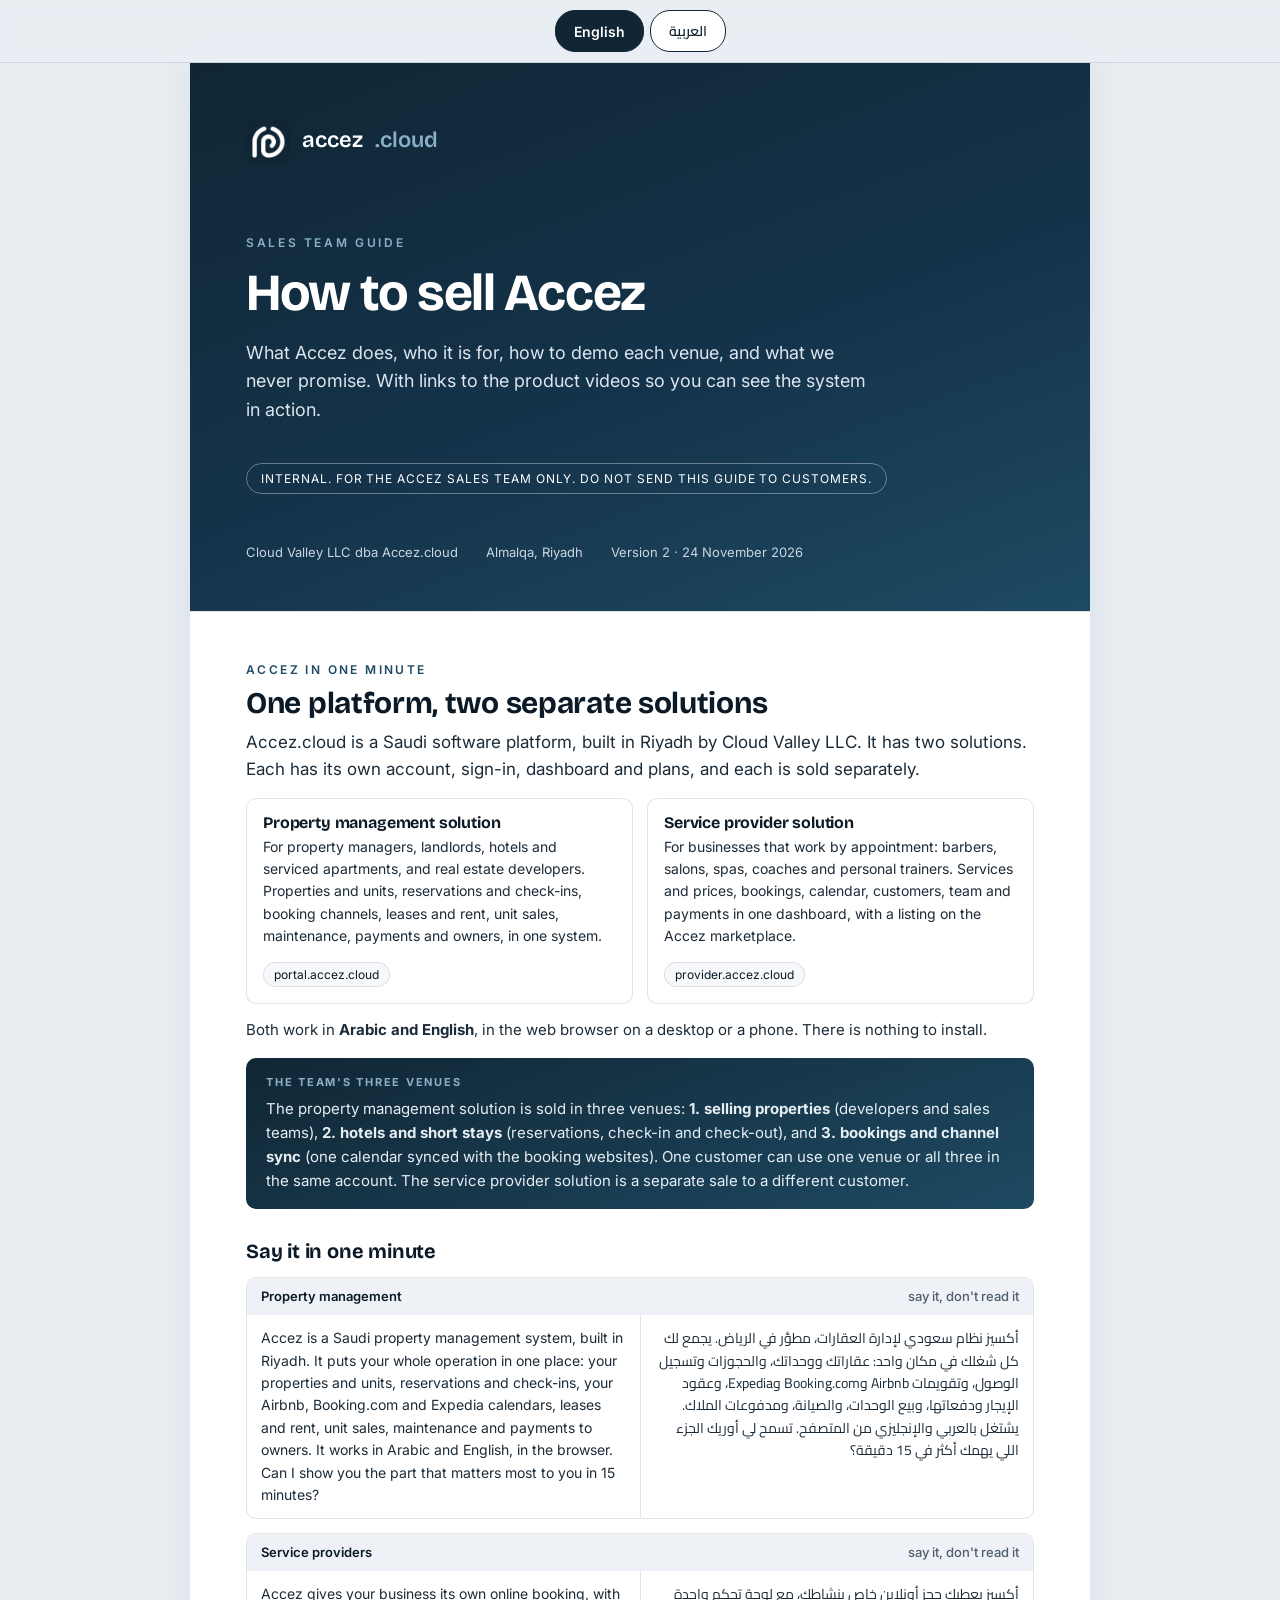
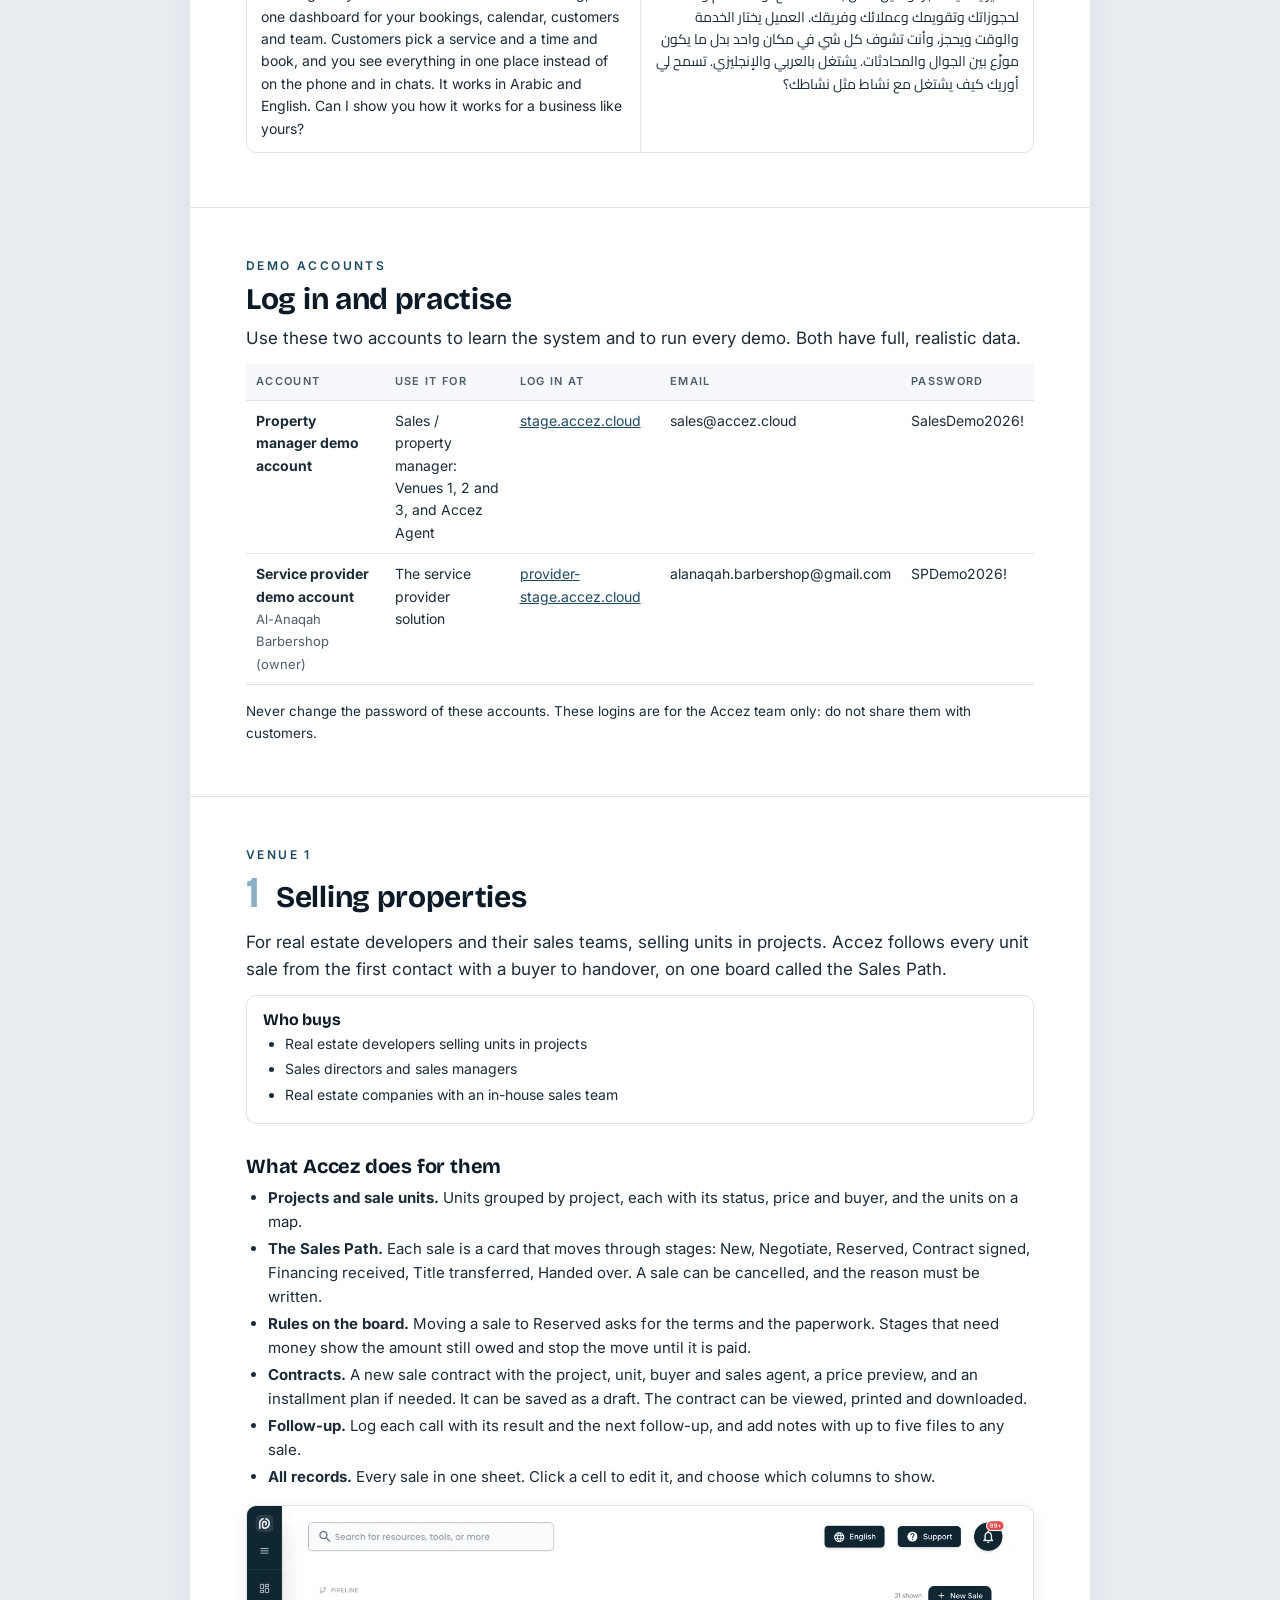
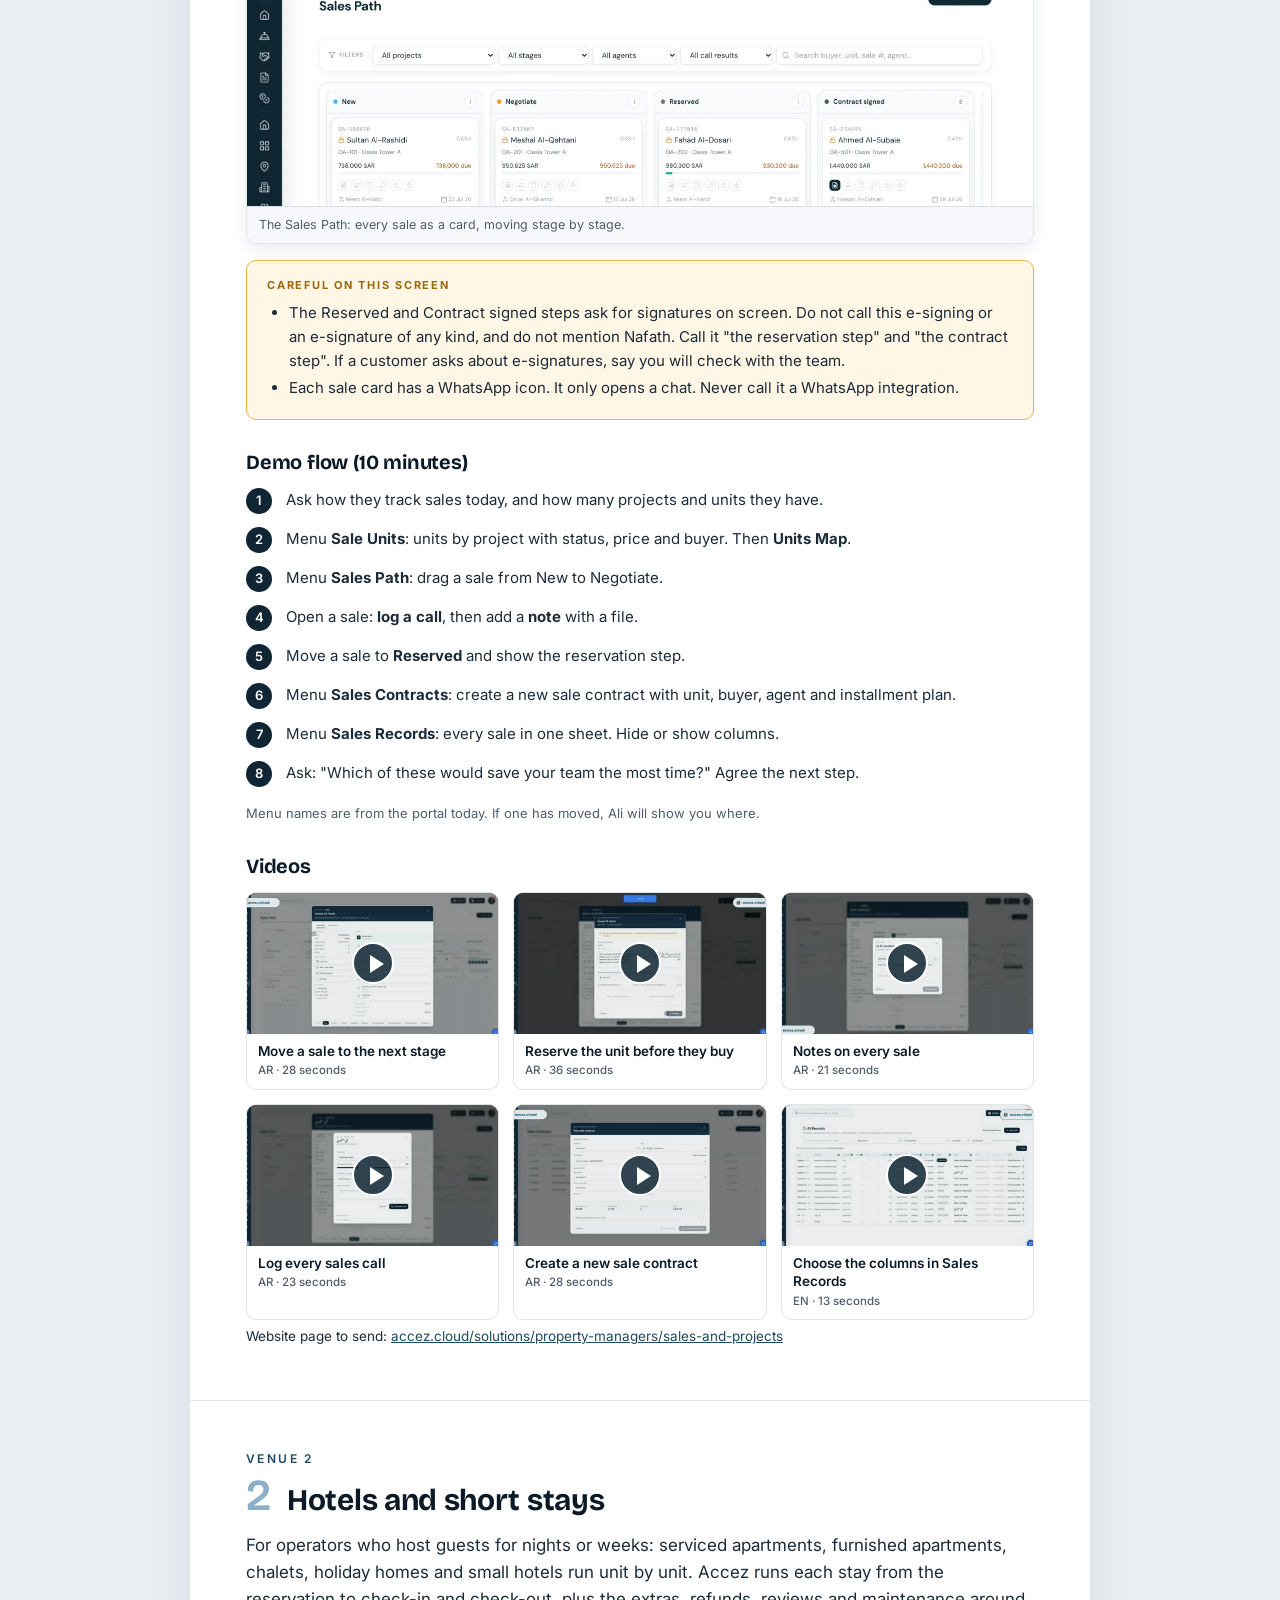
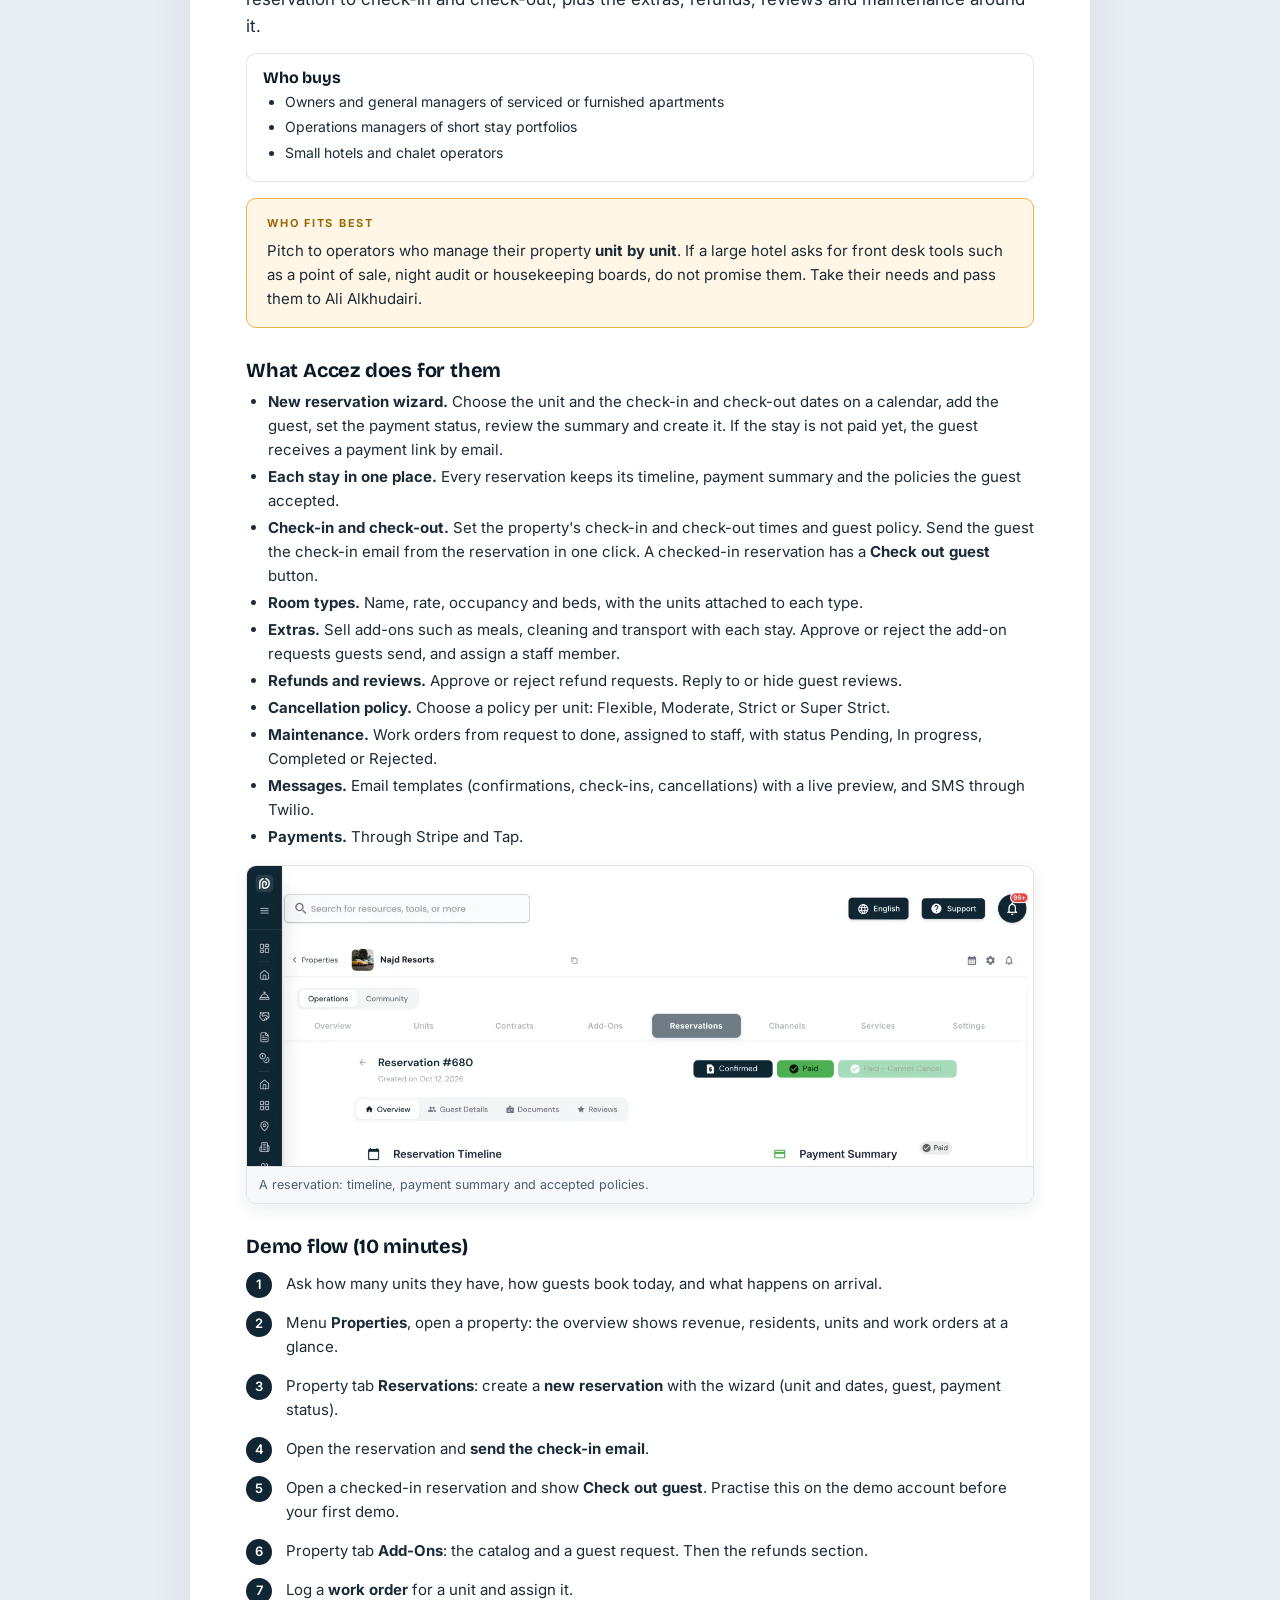
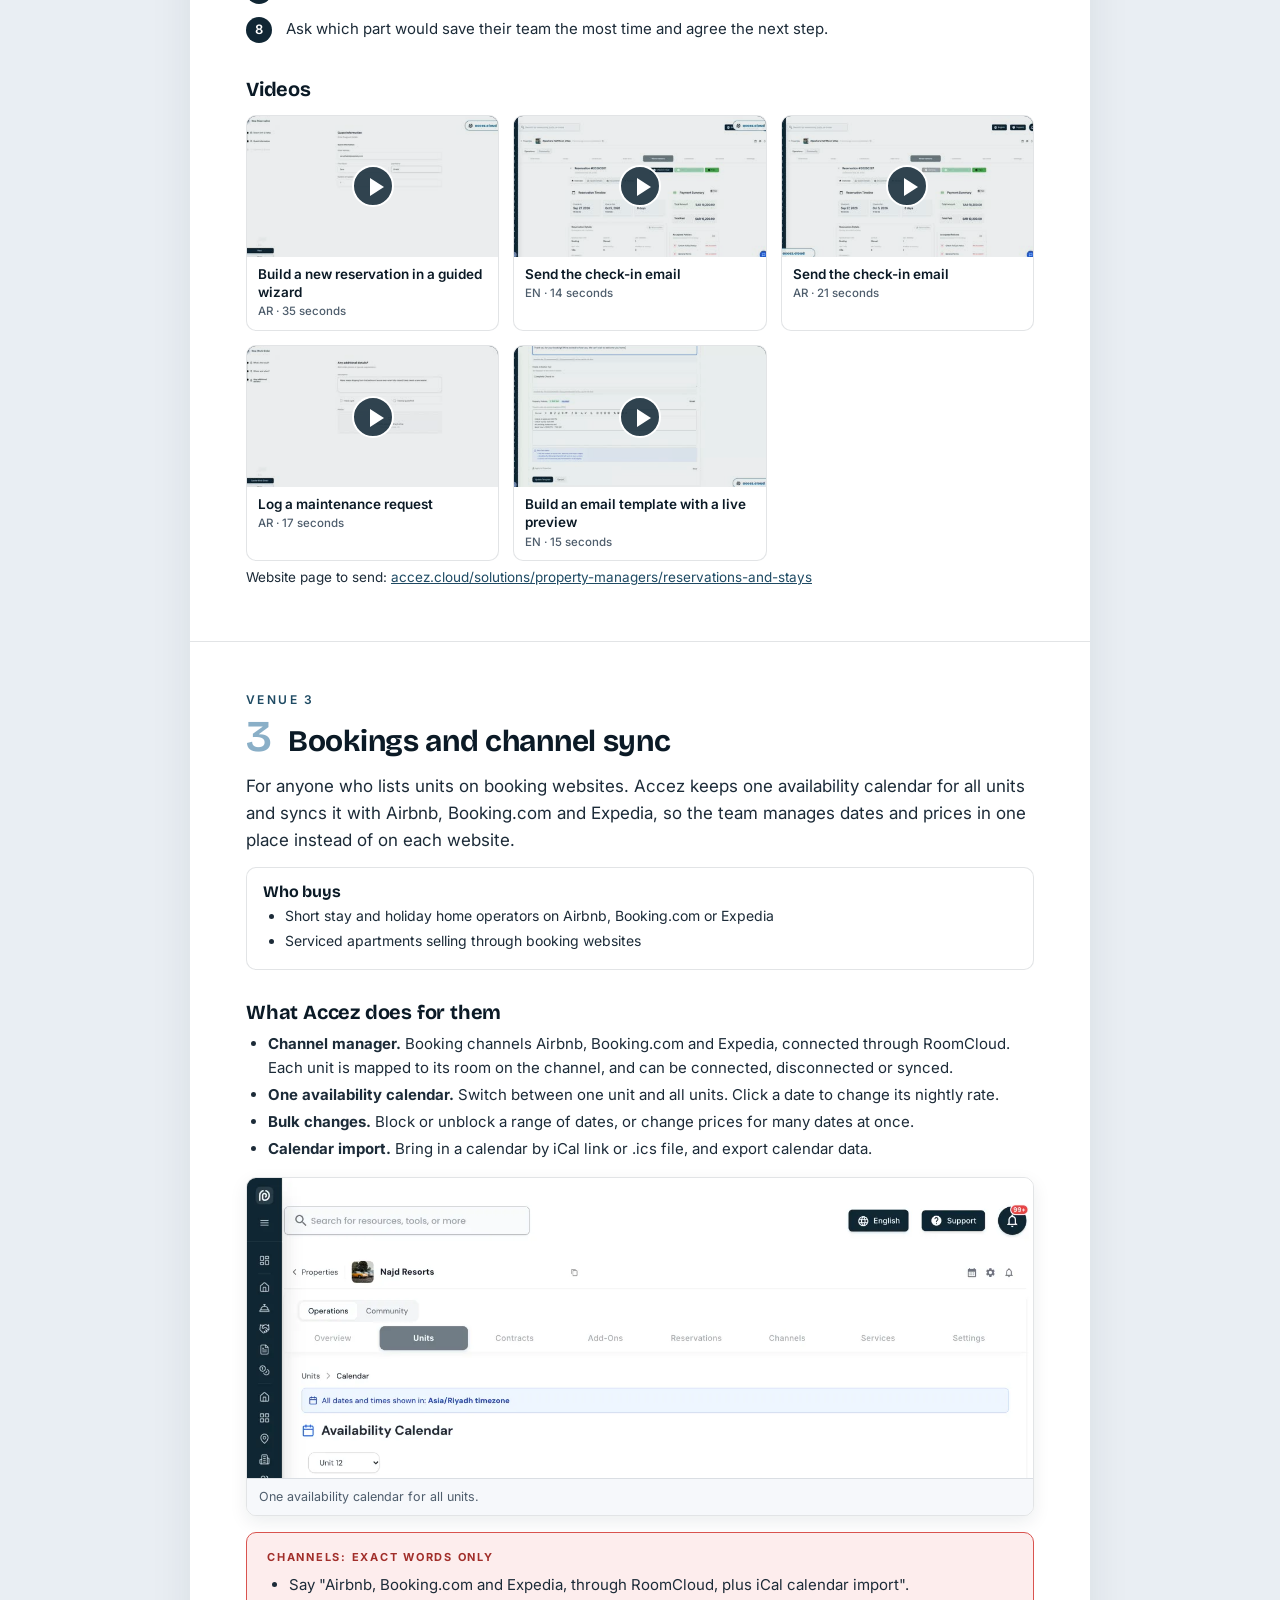
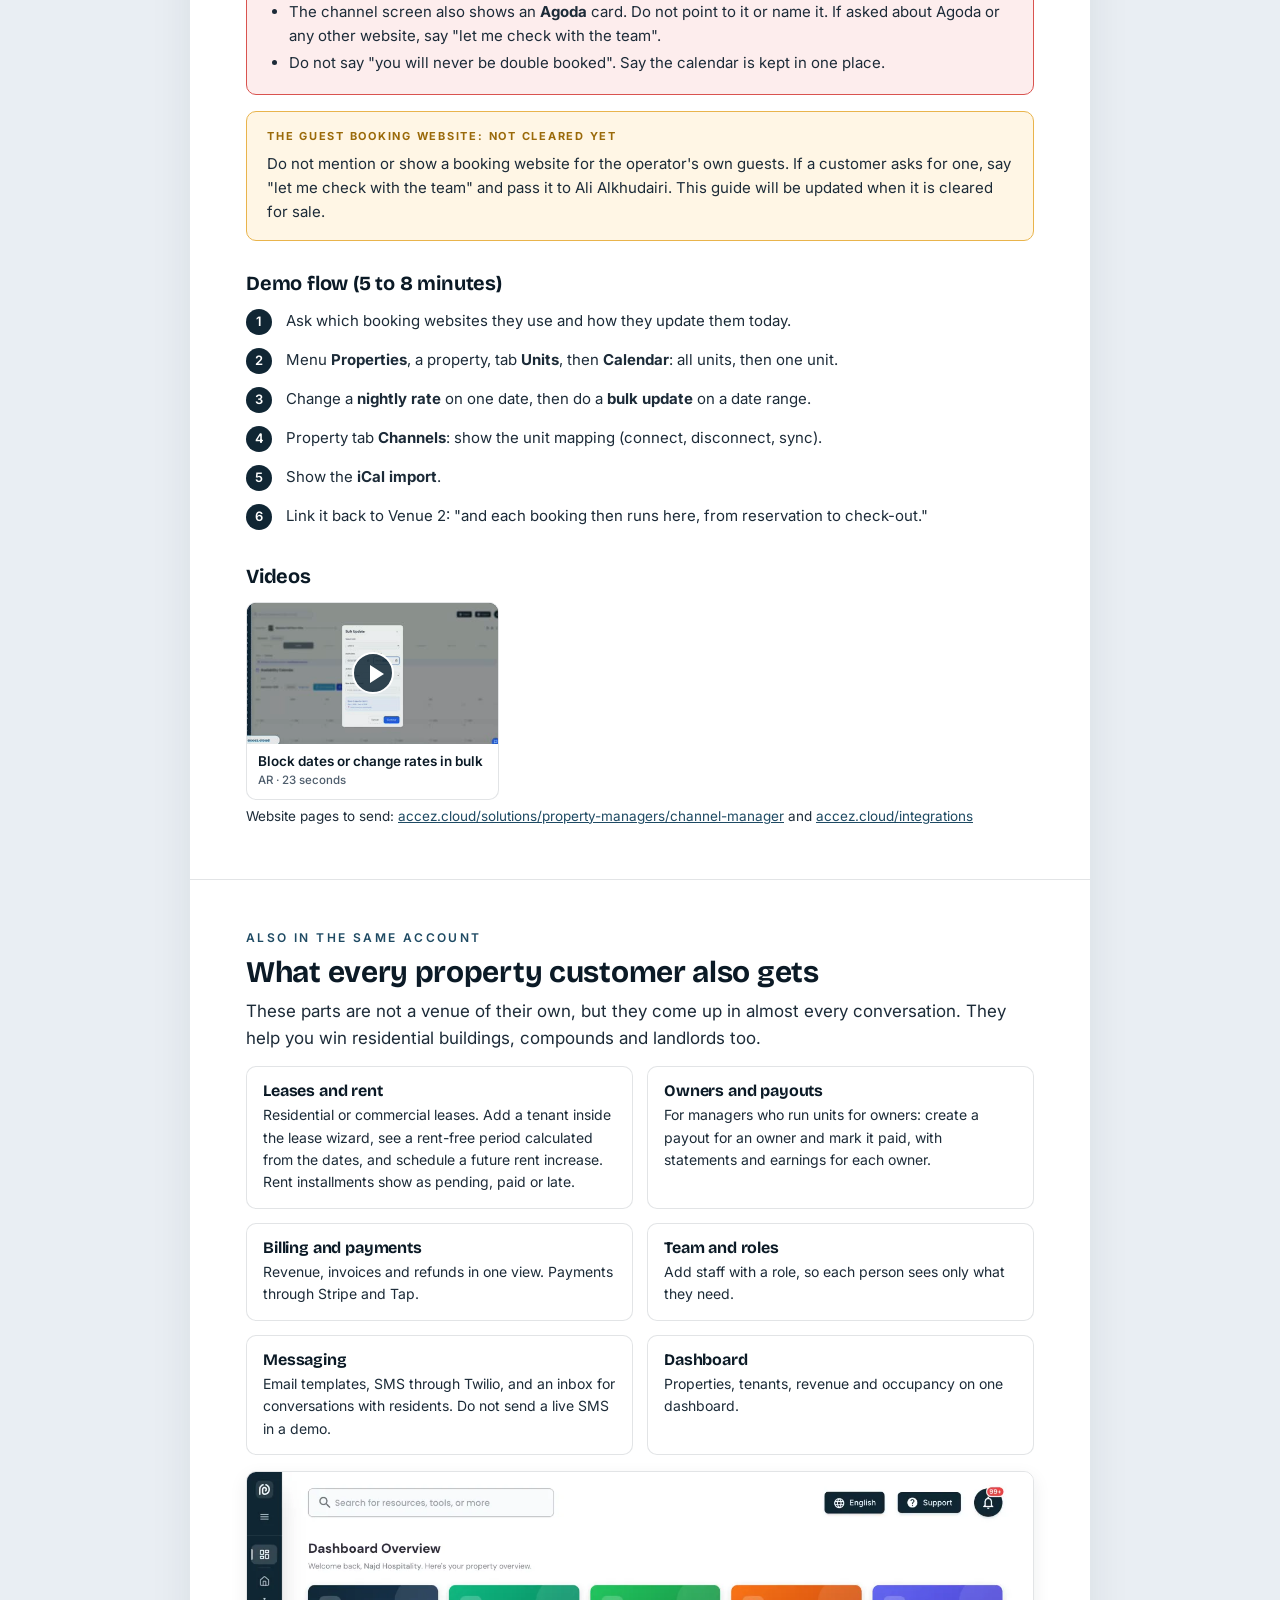
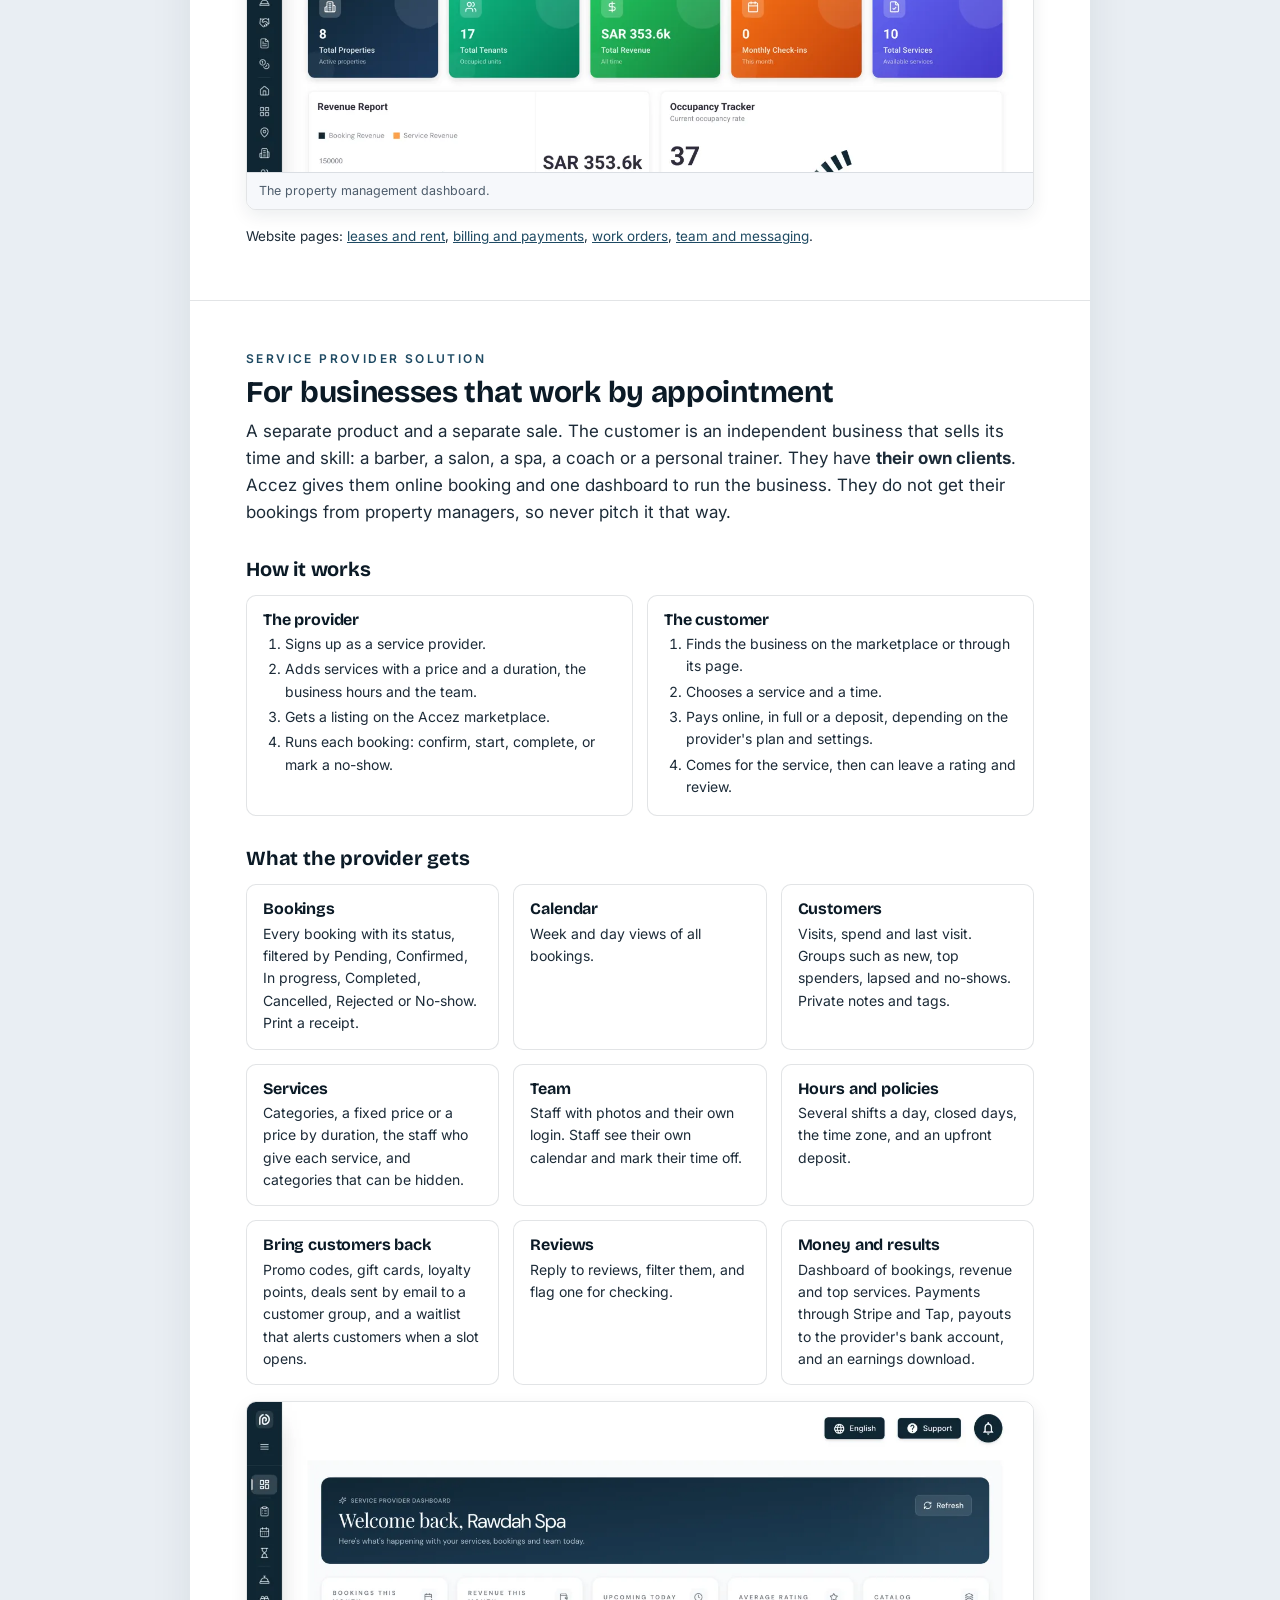
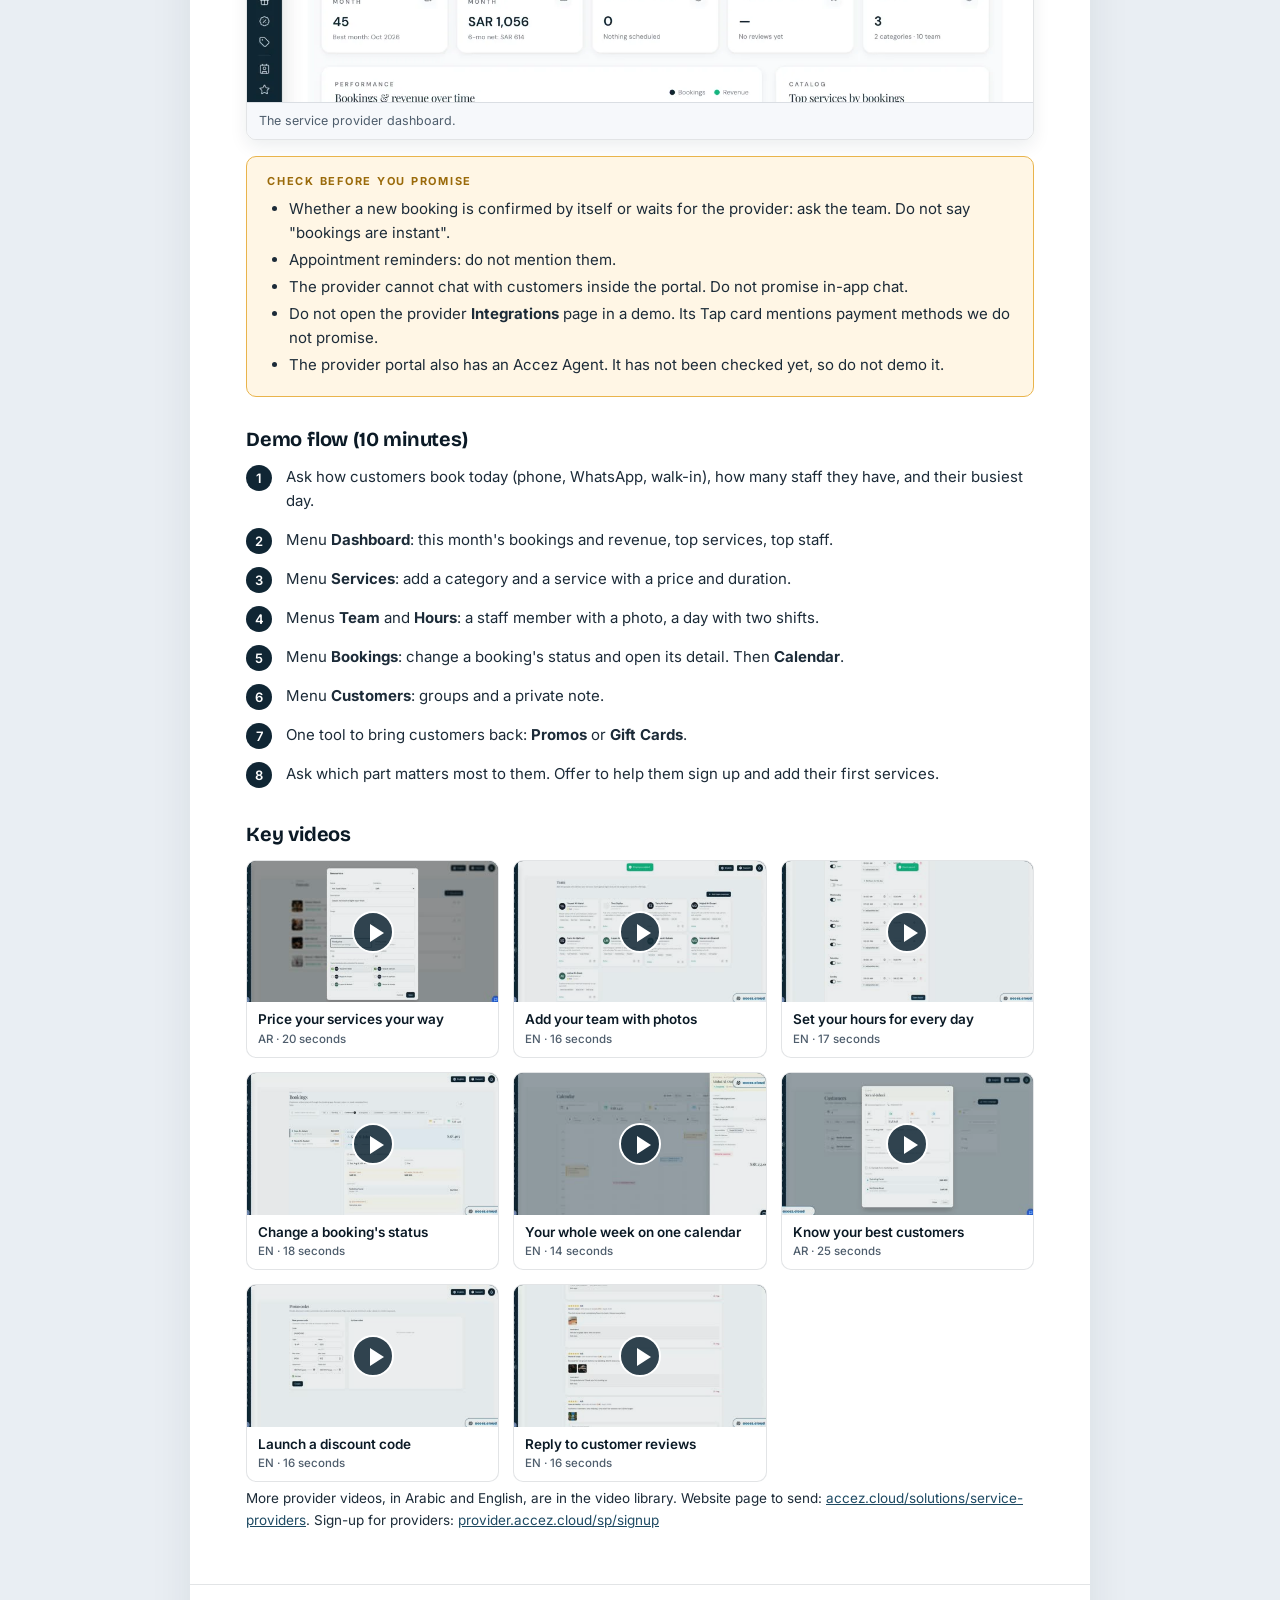
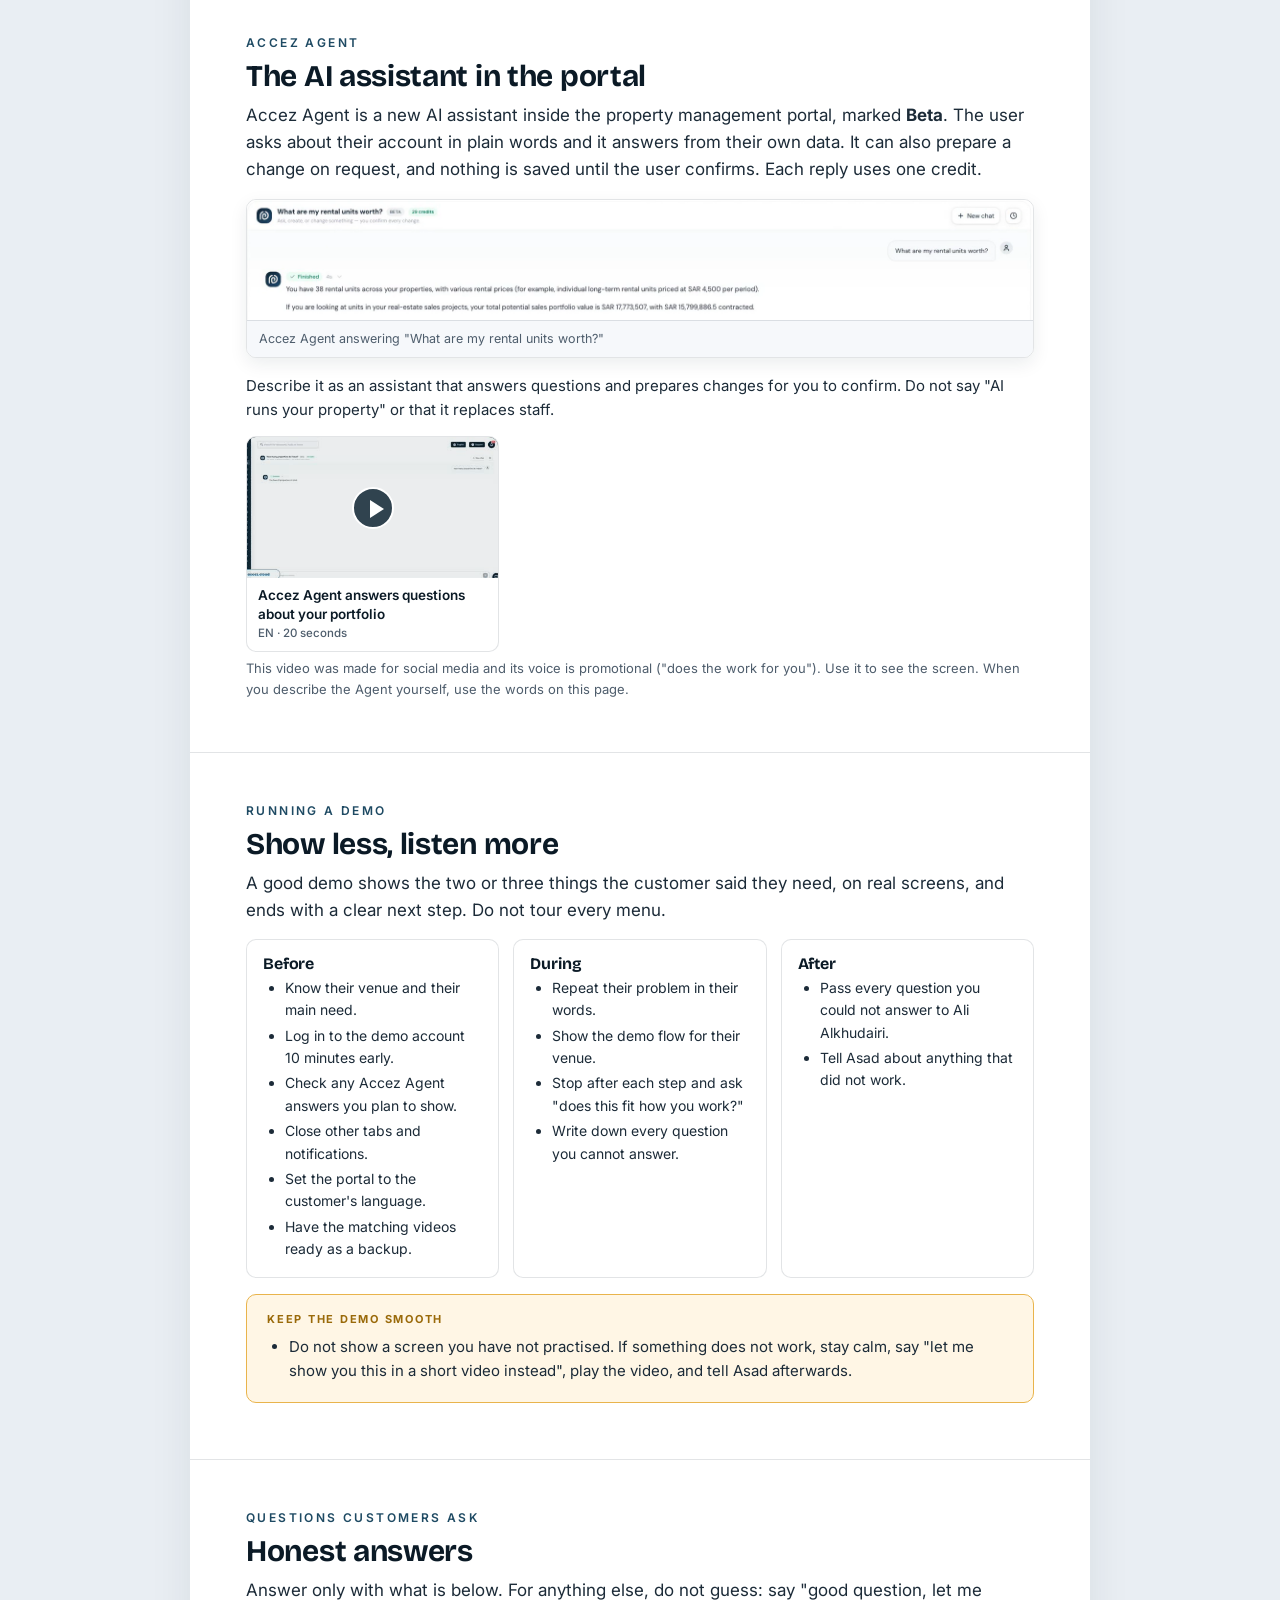
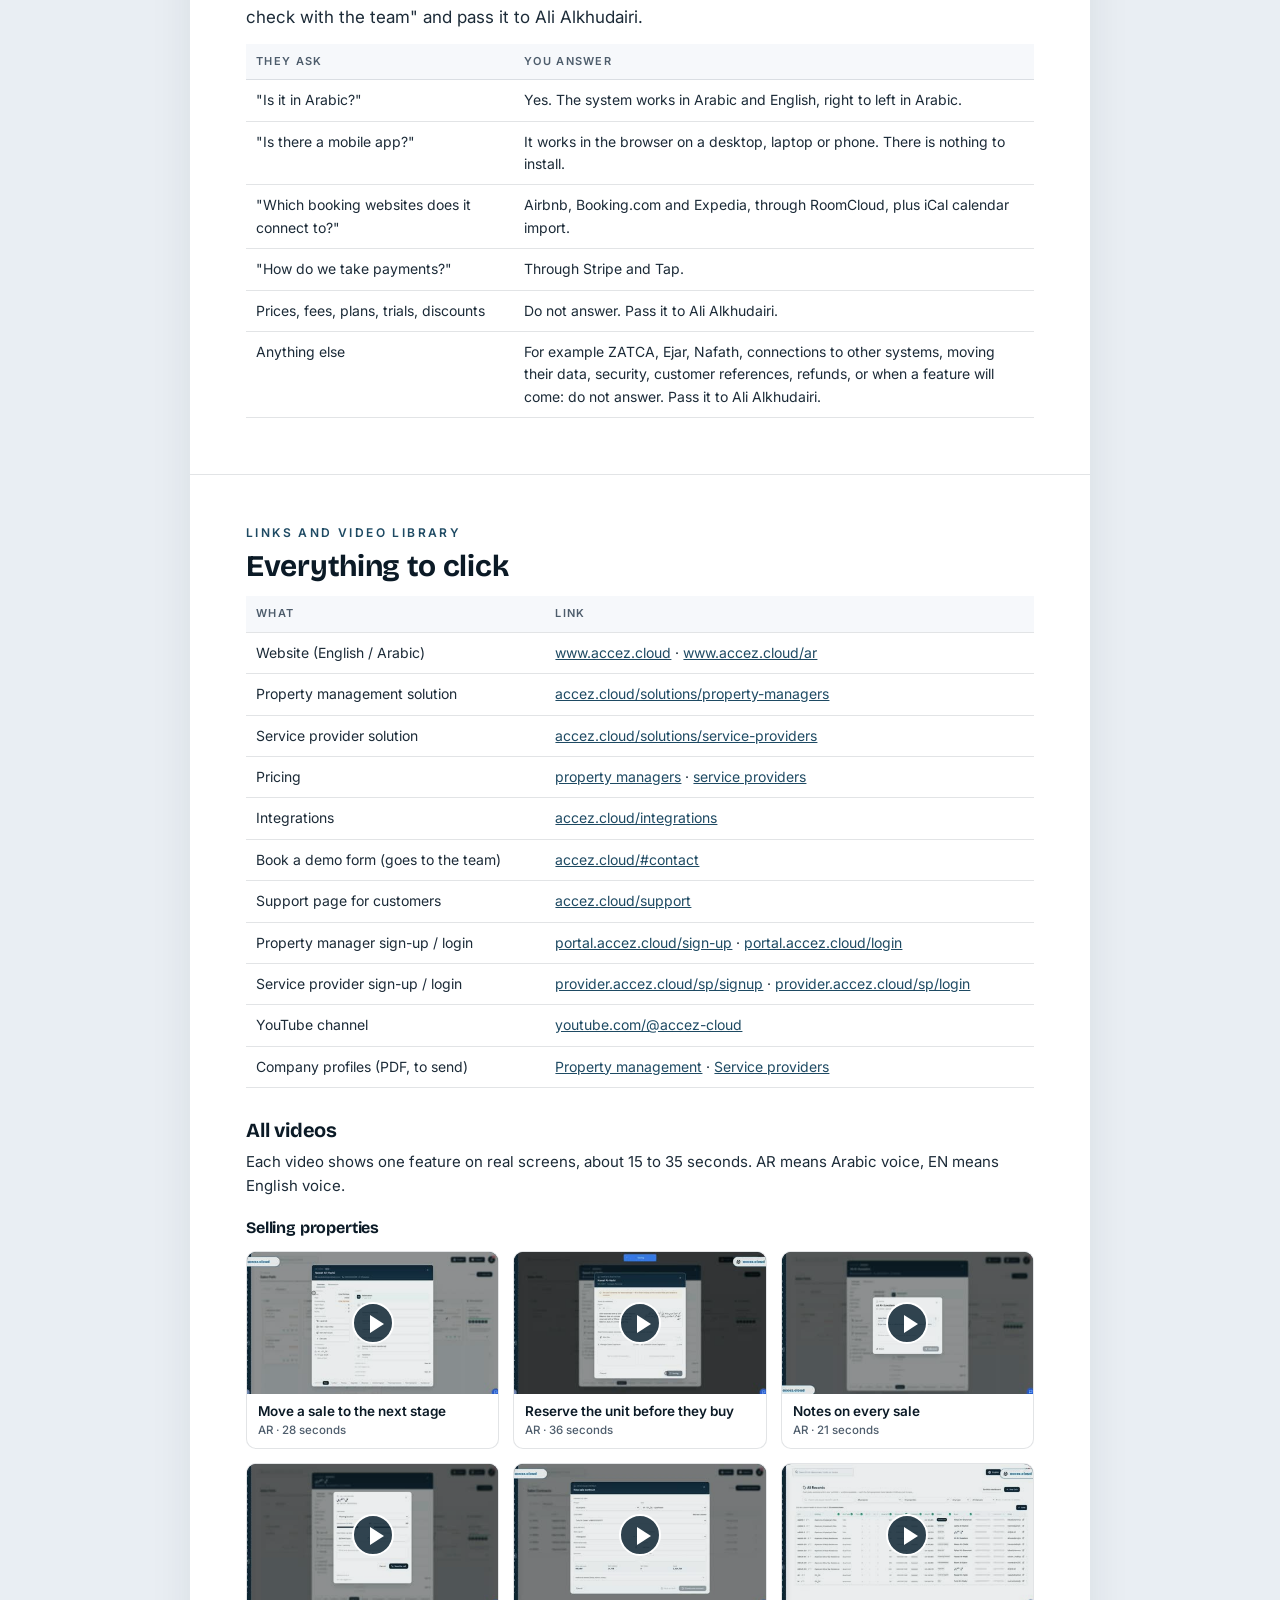
<file: index.html>
<!doctype html>
<html lang="en">
<head>
<meta charset="utf-8">
<meta name="viewport" content="width=device-width, initial-scale=1">
<title>Accez Sales Guide</title>
<link rel="stylesheet" href="assets/guide.css">
<link rel="stylesheet" href="assets/guide.ar.css">
<style>
  .langbar { position: sticky; top: 0; z-index: 10; display: flex; justify-content: center; gap: 6px; padding: 10px 16px;
    background: rgba(233,238,243,0.92); backdrop-filter: blur(6px); border-bottom: 1px solid var(--line); }
  .langbar button { font: 600 14px 'Inter', 'Cairo', sans-serif; padding: 7px 18px; border-radius: 20px; cursor: pointer;
    border: 1px solid var(--navy); background: #fff; color: var(--navy); }
  .langbar button[lang="ar"] { font-family: 'Cairo', sans-serif; }
  .langbar button[aria-pressed="true"] { background: var(--navy); color: #fff; }
  .langbar button:focus-visible { outline: 2px solid var(--navy2); outline-offset: 2px; }
  [data-lang-pane][hidden] { display: none !important; }
  @media print { .langbar { display: none; } }
</style>
</head>
<body>
<nav class="langbar" aria-label="Language">
  <button type="button" lang="en" data-set-lang="en" aria-pressed="true">English</button>
  <button type="button" lang="ar" data-set-lang="ar" aria-pressed="false">العربية</button>
</nav>
<div class="doc" data-lang-pane="en" lang="en" dir="ltr">

<!-- COVER -->
<header class="cover">
  <div class="brand"><img src="assets/accez-logo.png" alt="">accez<span>.cloud</span></div>
  <div class="eyebrow">Sales team guide</div>
  <h1>How to sell Accez</h1>
  <p class="lead">What Accez does, who it is for, how to demo each venue, and what we never promise. With links to the product videos so you can see the system in action.</p>
  <div class="internal">Internal. For the Accez sales team only. Do not send this guide to customers.</div>
  <div class="meta"><span>Cloud Valley LLC dba Accez.cloud</span><span>Almalqa, Riyadh</span><span>Version 2 · 24 November 2026</span></div>
</header>

<!-- ONE MINUTE -->
<section class="chapter newpage" id="one-minute">
  <div class="kicker">Accez in one minute</div>
  <h2>One platform, two separate solutions</h2>
  <p class="intro">Accez.cloud is a Saudi software platform, built in Riyadh by Cloud Valley LLC. It has two solutions. Each has its own account, sign-in, dashboard and plans, and each is sold separately.</p>

  <div class="grid2">
    <div class="card">
      <h4>Property management solution</h4>
      <p>For property managers, landlords, hotels and serviced apartments, and real estate developers. Properties and units, reservations and check-ins, booking channels, leases and rent, unit sales, maintenance, payments and owners, in one system.</p>
      <p style="margin:0"><span class="pill">portal.accez.cloud</span></p>
    </div>
    <div class="card">
      <h4>Service provider solution</h4>
      <p>For businesses that work by appointment: barbers, salons, spas, coaches and personal trainers. Services and prices, bookings, calendar, customers, team and payments in one dashboard, with a listing on the Accez marketplace.</p>
      <p style="margin:0"><span class="pill">provider.accez.cloud</span></p>
    </div>
  </div>
  <p>Both work in <b>Arabic and English</b>, in the web browser on a desktop or a phone. There is nothing to install.</p>

  <div class="box navy">
    <span class="label">The team's three venues</span>
    <p style="margin:0">The property management solution is sold in three venues: <b>1. selling properties</b> (developers and sales teams), <b>2. hotels and short stays</b> (reservations, check-in and check-out), and <b>3. bookings and channel sync</b> (one calendar synced with the booking websites). One customer can use one venue or all three in the same account. The service provider solution is a separate sale to a different customer.</p>
  </div>

  <h3>Say it in one minute</h3>
  <div class="tpl"><div class="head">Property management <span>say it, don't read it</span></div><div class="cols">
    <div>Accez is a Saudi property management system, built in Riyadh. It puts your whole operation in one place: your properties and units, reservations and check-ins, your Airbnb, Booking.com and Expedia calendars, leases and rent, unit sales, maintenance and payments to owners. It works in Arabic and English, in the browser. Can I show you the part that matters most to you in 15 minutes?</div>
    <div lang="ar">أكسيز نظام سعودي لإدارة العقارات، مطوَّر في الرياض. يجمع لك كل شغلك في مكان واحد: عقاراتك ووحداتك، والحجوزات وتسجيل الوصول، وتقويمات Airbnb وBooking.com وExpedia، وعقود الإيجار ودفعاتها، وبيع الوحدات، والصيانة، ومدفوعات الملاك. يشتغل بالعربي والإنجليزي من المتصفح. تسمح لي أوريك الجزء اللي يهمك أكثر في 15 دقيقة؟</div>
  </div></div>
  <div class="tpl"><div class="head">Service providers <span>say it, don't read it</span></div><div class="cols">
    <div>Accez gives your business its own online booking, with one dashboard for your bookings, calendar, customers and team. Customers pick a service and a time and book, and you see everything in one place instead of on the phone and in chats. It works in Arabic and English. Can I show you how it works for a business like yours?</div>
    <div lang="ar">أكسيز يعطيك حجز أونلاين خاص بنشاطك، مع لوحة تحكم واحدة لحجوزاتك وتقويمك وعملائك وفريقك. العميل يختار الخدمة والوقت ويحجز، وأنت تشوف كل شي في مكان واحد بدل ما يكون موزّع بين الجوال والمحادثات. يشتغل بالعربي والإنجليزي. تسمح لي أوريك كيف يشتغل مع نشاط مثل نشاطك؟</div>
  </div></div>
</section>

<!-- DEMO ACCOUNTS -->
<section class="chapter" id="accounts">
  <div class="kicker">Demo accounts</div>
  <h2>Log in and practise</h2>
  <p class="intro">Use these two accounts to learn the system and to run every demo. Both have full, realistic data.</p>
  <table>
    <tr><th style="width:22%">Account</th><th style="width:20%">Use it for</th><th style="width:20%">Log in at</th><th>Email</th><th style="width:15%">Password</th></tr>
    <tr><td><b>Property manager demo account</b></td><td>Sales / property manager: Venues 1, 2 and 3, and Accez Agent</td><td><a href="https://stage.accez.cloud/" target="_blank" rel="noopener">stage.accez.cloud</a></td><td>sales@accez.cloud</td><td style="white-space:nowrap">SalesDemo2026!</td></tr>
    <tr><td><b>Service provider demo account</b><br><span style="color:var(--muted);font-size:13px">Al-Anaqah Barbershop (owner)</span></td><td>The service provider solution</td><td><a href="https://provider-stage.accez.cloud/login" target="_blank" rel="noopener">provider-stage.accez.cloud</a></td><td>alanaqah.barbershop@gmail.com</td><td style="white-space:nowrap">SPDemo2026!</td></tr>
  </table>
  <p style="font-size:13.5px">Never change the password of these accounts. These logins are for the Accez team only: do not share them with customers.</p>
</section>

<!-- VENUE 1 -->
<section class="chapter newpage" id="venue1">
  <div class="kicker">Venue 1</div>
  <div class="venue"><span class="num">1</span><h2>Selling properties</h2></div>
  <p class="intro">For real estate developers and their sales teams, selling units in projects. Accez follows every unit sale from the first contact with a buyer to handover, on one board called the Sales Path.</p>

  <div class="card"><h4>Who buys</h4><ul><li>Real estate developers selling units in projects</li><li>Sales directors and sales managers</li><li>Real estate companies with an in-house sales team</li></ul></div>

  <h3>What Accez does for them</h3>
  <ul>
    <li><b>Projects and sale units.</b> Units grouped by project, each with its status, price and buyer, and the units on a map.</li>
    <li><b>The Sales Path.</b> Each sale is a card that moves through stages: New, Negotiate, Reserved, Contract signed, Financing received, Title transferred, Handed over. A sale can be cancelled, and the reason must be written.</li>
    <li><b>Rules on the board.</b> Moving a sale to Reserved asks for the terms and the paperwork. Stages that need money show the amount still owed and stop the move until it is paid.</li>
    <li><b>Contracts.</b> A new sale contract with the project, unit, buyer and sales agent, a price preview, and an installment plan if needed. It can be saved as a draft. The contract can be viewed, printed and downloaded.</li>
    <li><b>Follow-up.</b> Log each call with its result and the next follow-up, and add notes with up to five files to any sale.</li>
    <li><b>All records.</b> Every sale in one sheet. Click a cell to edit it, and choose which columns to show.</li>
  </ul>
  <div class="shot"><img src="assets/shots/pm-en-sales-path.webp" alt=""><div class="caption">The Sales Path: every sale as a card, moving stage by stage.</div></div>

  <div class="box warn"><span class="label">Careful on this screen</span><ul style="margin:0"><li>The Reserved and Contract signed steps ask for signatures on screen. Do not call this e-signing or an e-signature of any kind, and do not mention Nafath. Call it "the reservation step" and "the contract step". If a customer asks about e-signatures, say you will check with the team.</li><li>Each sale card has a WhatsApp icon. It only opens a chat. Never call it a WhatsApp integration.</li></ul></div>

  <h3>Demo flow (10 minutes)</h3>
  <ol class="steps">
    <li>Ask how they track sales today, and how many projects and units they have.</li>
    <li>Menu <b>Sale Units</b>: units by project with status, price and buyer. Then <b>Units Map</b>.</li>
    <li>Menu <b>Sales Path</b>: drag a sale from New to Negotiate.</li>
    <li>Open a sale: <b>log a call</b>, then add a <b>note</b> with a file.</li>
    <li>Move a sale to <b>Reserved</b> and show the reservation step.</li>
    <li>Menu <b>Sales Contracts</b>: create a new sale contract with unit, buyer, agent and installment plan.</li>
    <li>Menu <b>Sales Records</b>: every sale in one sheet. Hide or show columns.</li>
    <li>Ask: "Which of these would save your team the most time?" Agree the next step.</li>
  </ol>
  <p style="font-size:13px;color:var(--muted)">Menu names are from the portal today. If one has moved, Ali will show you where.</p>

  <h3>Videos</h3>
  <div class="videos">
    <a class="vid" href="videos/pm-02-sale-stages-ar.mp4"><span class="thumb"><img src="assets/thumbs/pm-02-sale-stages-ar.jpg" alt="" loading="lazy"><span class="play"></span></span><span class="vt">Move a sale to the next stage<span class="vm">AR · 28 seconds</span></span></a>
    <a class="vid" href="videos/pm-03-reserve-unit-ar.mp4"><span class="thumb"><img src="assets/thumbs/pm-03-reserve-unit-ar.jpg" alt="" loading="lazy"><span class="play"></span></span><span class="vt">Reserve the unit before they buy<span class="vm">AR · 36 seconds</span></span></a>
    <a class="vid" href="videos/pm-04-sale-notes-ar.mp4"><span class="thumb"><img src="assets/thumbs/pm-04-sale-notes-ar.jpg" alt="" loading="lazy"><span class="play"></span></span><span class="vt">Notes on every sale<span class="vm">AR · 21 seconds</span></span></a>
    <a class="vid" href="videos/pm-07-log-a-call-ar.mp4"><span class="thumb"><img src="assets/thumbs/pm-07-log-a-call-ar.jpg" alt="" loading="lazy"><span class="play"></span></span><span class="vt">Log every sales call<span class="vm">AR · 23 seconds</span></span></a>
    <a class="vid" href="videos/pm-15-new-sale-contract-ar.mp4"><span class="thumb"><img src="assets/thumbs/pm-15-new-sale-contract-ar.jpg" alt="" loading="lazy"><span class="play"></span></span><span class="vt">Create a new sale contract<span class="vm">AR · 28 seconds</span></span></a>
    <a class="vid" href="videos/pm-16-spreadsheet-columns-en.mp4"><span class="thumb"><img src="assets/thumbs/pm-16-spreadsheet-columns-en.jpg" alt="" loading="lazy"><span class="play"></span></span><span class="vt">Choose the columns in Sales Records<span class="vm">EN · 13 seconds</span></span></a>
  </div>
  <p style="font-size:13.5px">Website page to send: <a href="https://www.accez.cloud/solutions/property-managers/sales-and-projects/">accez.cloud/solutions/property-managers/sales-and-projects</a></p>
</section>

<!-- VENUE 2 -->
<section class="chapter newpage" id="venue2">
  <div class="kicker">Venue 2</div>
  <div class="venue"><span class="num">2</span><h2>Hotels and short stays</h2></div>
  <p class="intro">For operators who host guests for nights or weeks: serviced apartments, furnished apartments, chalets, holiday homes and small hotels run unit by unit. Accez runs each stay from the reservation to check-in and check-out, plus the extras, refunds, reviews and maintenance around it.</p>

  <div class="card"><h4>Who buys</h4><ul><li>Owners and general managers of serviced or furnished apartments</li><li>Operations managers of short stay portfolios</li><li>Small hotels and chalet operators</li></ul></div>

  <div class="box warn"><span class="label">Who fits best</span><p style="margin:0">Pitch to operators who manage their property <b>unit by unit</b>. If a large hotel asks for front desk tools such as a point of sale, night audit or housekeeping boards, do not promise them. Take their needs and pass them to Ali Alkhudairi.</p></div>

  <h3>What Accez does for them</h3>
  <ul>
    <li><b>New reservation wizard.</b> Choose the unit and the check-in and check-out dates on a calendar, add the guest, set the payment status, review the summary and create it. If the stay is not paid yet, the guest receives a payment link by email.</li>
    <li><b>Each stay in one place.</b> Every reservation keeps its timeline, payment summary and the policies the guest accepted.</li>
    <li><b>Check-in and check-out.</b> Set the property's check-in and check-out times and guest policy. Send the guest the check-in email from the reservation in one click. A checked-in reservation has a <b>Check out guest</b> button.</li>
    <li><b>Room types.</b> Name, rate, occupancy and beds, with the units attached to each type.</li>
    <li><b>Extras.</b> Sell add-ons such as meals, cleaning and transport with each stay. Approve or reject the add-on requests guests send, and assign a staff member.</li>
    <li><b>Refunds and reviews.</b> Approve or reject refund requests. Reply to or hide guest reviews.</li>
    <li><b>Cancellation policy.</b> Choose a policy per unit: Flexible, Moderate, Strict or Super Strict.</li>
    <li><b>Maintenance.</b> Work orders from request to done, assigned to staff, with status Pending, In progress, Completed or Rejected.</li>
    <li><b>Messages.</b> Email templates (confirmations, check-ins, cancellations) with a live preview, and SMS through Twilio.</li>
    <li><b>Payments.</b> Through Stripe and Tap.</li>
  </ul>
  <div class="shot"><img src="assets/shots/pm-en-reservation.webp" alt=""><div class="caption">A reservation: timeline, payment summary and accepted policies.</div></div>

  <h3>Demo flow (10 minutes)</h3>
  <ol class="steps">
    <li>Ask how many units they have, how guests book today, and what happens on arrival.</li>
    <li>Menu <b>Properties</b>, open a property: the overview shows revenue, residents, units and work orders at a glance.</li>
    <li>Property tab <b>Reservations</b>: create a <b>new reservation</b> with the wizard (unit and dates, guest, payment status).</li>
    <li>Open the reservation and <b>send the check-in email</b>.</li>
    <li>Open a checked-in reservation and show <b>Check out guest</b>. Practise this on the demo account before your first demo.</li>
    <li>Property tab <b>Add-Ons</b>: the catalog and a guest request. Then the refunds section.</li>
    <li>Log a <b>work order</b> for a unit and assign it.</li>
    <li>Ask which part would save their team the most time and agree the next step.</li>
  </ol>

  <h3>Videos</h3>
  <div class="videos">
    <a class="vid" href="videos/pm-17-new-reservation-wizard-ar.mp4"><span class="thumb"><img src="assets/thumbs/pm-17-new-reservation-wizard-ar.jpg" alt="" loading="lazy"><span class="play"></span></span><span class="vt">Build a new reservation in a guided wizard<span class="vm">AR · 35 seconds</span></span></a>
    <a class="vid" href="videos/pm-06-check-in-out-en.mp4"><span class="thumb"><img src="assets/thumbs/pm-06-check-in-out-en.jpg" alt="" loading="lazy"><span class="play"></span></span><span class="vt">Send the check-in email<span class="vm">EN · 14 seconds</span></span></a>
    <a class="vid" href="videos/pm-06-check-in-out-ar.mp4"><span class="thumb"><img src="assets/thumbs/pm-06-check-in-out-ar.jpg" alt="" loading="lazy"><span class="play"></span></span><span class="vt">Send the check-in email<span class="vm">AR · 21 seconds</span></span></a>
    <a class="vid" href="videos/pm-09-maintenance-work-order-ar.mp4"><span class="thumb"><img src="assets/thumbs/pm-09-maintenance-work-order-ar.jpg" alt="" loading="lazy"><span class="play"></span></span><span class="vt">Log a maintenance request<span class="vm">AR · 17 seconds</span></span></a>
    <a class="vid" href="videos/pm-14-email-template-en.mp4"><span class="thumb"><img src="assets/thumbs/pm-14-email-template-en.jpg" alt="" loading="lazy"><span class="play"></span></span><span class="vt">Build an email template with a live preview<span class="vm">EN · 15 seconds</span></span></a>
  </div>
  <p style="font-size:13.5px">Website page to send: <a href="https://www.accez.cloud/solutions/property-managers/reservations-and-stays/">accez.cloud/solutions/property-managers/reservations-and-stays</a></p>
</section>

<!-- VENUE 3 -->
<section class="chapter newpage" id="venue3">
  <div class="kicker">Venue 3</div>
  <div class="venue"><span class="num">3</span><h2>Bookings and channel sync</h2></div>
  <p class="intro">For anyone who lists units on booking websites. Accez keeps one availability calendar for all units and syncs it with Airbnb, Booking.com and Expedia, so the team manages dates and prices in one place instead of on each website.</p>

  <div class="card"><h4>Who buys</h4><ul><li>Short stay and holiday home operators on Airbnb, Booking.com or Expedia</li><li>Serviced apartments selling through booking websites</li></ul></div>

  <h3>What Accez does for them</h3>
  <ul>
    <li><b>Channel manager.</b> Booking channels Airbnb, Booking.com and Expedia, connected through RoomCloud. Each unit is mapped to its room on the channel, and can be connected, disconnected or synced.</li>
    <li><b>One availability calendar.</b> Switch between one unit and all units. Click a date to change its nightly rate.</li>
    <li><b>Bulk changes.</b> Block or unblock a range of dates, or change prices for many dates at once.</li>
    <li><b>Calendar import.</b> Bring in a calendar by iCal link or .ics file, and export calendar data.</li>
  </ul>
  <div class="shot"><img src="assets/shots/pm-en-availability-calendar.webp" alt=""><div class="caption">One availability calendar for all units.</div></div>

  <div class="box stop"><span class="label">Channels: exact words only</span><ul style="margin:0"><li>Say "Airbnb, Booking.com and Expedia, through RoomCloud, plus iCal calendar import".</li><li>The channel screen also shows an <b>Agoda</b> card. Do not point to it or name it. If asked about Agoda or any other website, say "let me check with the team".</li><li>Do not say "you will never be double booked". Say the calendar is kept in one place.</li></ul></div>

  <div class="box warn"><span class="label">The guest booking website: not cleared yet</span><p style="margin:0">Do not mention or show a booking website for the operator's own guests. If a customer asks for one, say "let me check with the team" and pass it to Ali Alkhudairi. This guide will be updated when it is cleared for sale.</p></div>

  <h3>Demo flow (5 to 8 minutes)</h3>
  <ol class="steps">
    <li>Ask which booking websites they use and how they update them today.</li>
    <li>Menu <b>Properties</b>, a property, tab <b>Units</b>, then <b>Calendar</b>: all units, then one unit.</li>
    <li>Change a <b>nightly rate</b> on one date, then do a <b>bulk update</b> on a date range.</li>
    <li>Property tab <b>Channels</b>: show the unit mapping (connect, disconnect, sync).</li>
    <li>Show the <b>iCal import</b>.</li>
    <li>Link it back to Venue 2: "and each booking then runs here, from reservation to check-out."</li>
  </ol>

  <h3>Videos</h3>
  <div class="videos">
    <a class="vid" href="videos/pm-08-calendar-bulk-update-ar.mp4"><span class="thumb"><img src="assets/thumbs/pm-08-calendar-bulk-update-ar.jpg" alt="" loading="lazy"><span class="play"></span></span><span class="vt">Block dates or change rates in bulk<span class="vm">AR · 23 seconds</span></span></a>
  </div>
  <p style="font-size:13.5px">Website pages to send: <a href="https://www.accez.cloud/solutions/property-managers/channel-manager/">accez.cloud/solutions/property-managers/channel-manager</a> and <a href="https://www.accez.cloud/integrations/">accez.cloud/integrations</a></p>
</section>

<!-- ALSO -->
<section class="chapter" id="also">
  <div class="kicker">Also in the same account</div>
  <h2>What every property customer also gets</h2>
  <p class="intro">These parts are not a venue of their own, but they come up in almost every conversation. They help you win residential buildings, compounds and landlords too.</p>
  <div class="grid2">
    <div class="card"><h4>Leases and rent</h4><p>Residential or commercial leases. Add a tenant inside the lease wizard, see a rent-free period calculated from the dates, and schedule a future rent increase. Rent installments show as pending, paid or late.</p></div>
    <div class="card"><h4>Owners and payouts</h4><p>For managers who run units for owners: create a payout for an owner and mark it paid, with statements and earnings for each owner.</p></div>
    <div class="card"><h4>Billing and payments</h4><p>Revenue, invoices and refunds in one view. Payments through Stripe and Tap.</p></div>
    <div class="card"><h4>Team and roles</h4><p>Add staff with a role, so each person sees only what they need.</p></div>
    <div class="card"><h4>Messaging</h4><p>Email templates, SMS through Twilio, and an inbox for conversations with residents. Do not send a live SMS in a demo.</p></div>
    <div class="card"><h4>Dashboard</h4><p>Properties, tenants, revenue and occupancy on one dashboard.</p></div>
  </div>
  <div class="shot"><img src="assets/shots/pm-en-dashboard.webp" alt=""><div class="caption">The property management dashboard.</div></div>
  <p style="font-size:13.5px">Website pages: <a href="https://www.accez.cloud/solutions/property-managers/leases-and-rent/">leases and rent</a>, <a href="https://www.accez.cloud/solutions/property-managers/billing-and-payments/">billing and payments</a>, <a href="https://www.accez.cloud/solutions/property-managers/maintenance-work-orders/">work orders</a>, <a href="https://www.accez.cloud/solutions/property-managers/team-and-messaging/">team and messaging</a>.</p>
</section>

<!-- SERVICE PROVIDERS -->
<section class="chapter newpage" id="sp">
  <div class="kicker">Service provider solution</div>
  <h2>For businesses that work by appointment</h2>
  <p class="intro">A separate product and a separate sale. The customer is an independent business that sells its time and skill: a barber, a salon, a spa, a coach or a personal trainer. They have <b>their own clients</b>. Accez gives them online booking and one dashboard to run the business. They do not get their bookings from property managers, so never pitch it that way.</p>

  <h3>How it works</h3>
  <div class="grid2">
    <div class="card"><h4>The provider</h4><ol><li>Signs up as a service provider.</li><li>Adds services with a price and a duration, the business hours and the team.</li><li>Gets a listing on the Accez marketplace.</li><li>Runs each booking: confirm, start, complete, or mark a no-show.</li></ol></div>
    <div class="card"><h4>The customer</h4><ol><li>Finds the business on the marketplace or through its page.</li><li>Chooses a service and a time.</li><li>Pays online, in full or a deposit, depending on the provider's plan and settings.</li><li>Comes for the service, then can leave a rating and review.</li></ol></div>
  </div>

  <h3>What the provider gets</h3>
  <div class="grid3">
    <div class="card"><h4>Bookings</h4><p>Every booking with its status, filtered by Pending, Confirmed, In progress, Completed, Cancelled, Rejected or No-show. Print a receipt.</p></div>
    <div class="card"><h4>Calendar</h4><p>Week and day views of all bookings.</p></div>
    <div class="card"><h4>Customers</h4><p>Visits, spend and last visit. Groups such as new, top spenders, lapsed and no-shows. Private notes and tags.</p></div>
    <div class="card"><h4>Services</h4><p>Categories, a fixed price or a price by duration, the staff who give each service, and categories that can be hidden.</p></div>
    <div class="card"><h4>Team</h4><p>Staff with photos and their own login. Staff see their own calendar and mark their time off.</p></div>
    <div class="card"><h4>Hours and policies</h4><p>Several shifts a day, closed days, the time zone, and an upfront deposit.</p></div>
    <div class="card"><h4>Bring customers back</h4><p>Promo codes, gift cards, loyalty points, deals sent by email to a customer group, and a waitlist that alerts customers when a slot opens.</p></div>
    <div class="card"><h4>Reviews</h4><p>Reply to reviews, filter them, and flag one for checking.</p></div>
    <div class="card"><h4>Money and results</h4><p>Dashboard of bookings, revenue and top services. Payments through Stripe and Tap, payouts to the provider's bank account, and an earnings download.</p></div>
  </div>
  <div class="shot"><img src="assets/shots/sp-en-dashboard.webp" alt=""><div class="caption">The service provider dashboard.</div></div>

  <div class="box warn"><span class="label">Check before you promise</span><ul style="margin:0"><li>Whether a new booking is confirmed by itself or waits for the provider: ask the team. Do not say "bookings are instant".</li><li>Appointment reminders: do not mention them.</li><li>The provider cannot chat with customers inside the portal. Do not promise in-app chat.</li><li>Do not open the provider <b>Integrations</b> page in a demo. Its Tap card mentions payment methods we do not promise.</li><li>The provider portal also has an Accez Agent. It has not been checked yet, so do not demo it.</li></ul></div>

  <h3>Demo flow (10 minutes)</h3>
  <ol class="steps">
    <li>Ask how customers book today (phone, WhatsApp, walk-in), how many staff they have, and their busiest day.</li>
    <li>Menu <b>Dashboard</b>: this month's bookings and revenue, top services, top staff.</li>
    <li>Menu <b>Services</b>: add a category and a service with a price and duration.</li>
    <li>Menus <b>Team</b> and <b>Hours</b>: a staff member with a photo, a day with two shifts.</li>
    <li>Menu <b>Bookings</b>: change a booking's status and open its detail. Then <b>Calendar</b>.</li>
    <li>Menu <b>Customers</b>: groups and a private note.</li>
    <li>One tool to bring customers back: <b>Promos</b> or <b>Gift Cards</b>.</li>
    <li>Ask which part matters most to them. Offer to help them sign up and add their first services.</li>
  </ol>

  <h3>Key videos</h3>
  <div class="videos">
    <a class="vid" href="videos/sp-05-service-pricing-ar.mp4"><span class="thumb"><img src="assets/thumbs/sp-05-service-pricing-ar.jpg" alt="" loading="lazy"><span class="play"></span></span><span class="vt">Price your services your way<span class="vm">AR · 20 seconds</span></span></a>
    <a class="vid" href="videos/sp-08-add-team-member-en.mp4"><span class="thumb"><img src="assets/thumbs/sp-08-add-team-member-en.jpg" alt="" loading="lazy"><span class="play"></span></span><span class="vt">Add your team with photos<span class="vm">EN · 16 seconds</span></span></a>
    <a class="vid" href="videos/sp-09-business-hours-en.mp4"><span class="thumb"><img src="assets/thumbs/sp-09-business-hours-en.jpg" alt="" loading="lazy"><span class="play"></span></span><span class="vt">Set your hours for every day<span class="vm">EN · 17 seconds</span></span></a>
    <a class="vid" href="videos/sp-06-booking-status-en.mp4"><span class="thumb"><img src="assets/thumbs/sp-06-booking-status-en.jpg" alt="" loading="lazy"><span class="play"></span></span><span class="vt">Change a booking&#x27;s status<span class="vm">EN · 18 seconds</span></span></a>
    <a class="vid" href="videos/sp-16-calendar-view-en.mp4"><span class="thumb"><img src="assets/thumbs/sp-16-calendar-view-en.jpg" alt="" loading="lazy"><span class="play"></span></span><span class="vt">Your whole week on one calendar<span class="vm">EN · 14 seconds</span></span></a>
    <a class="vid" href="videos/sp-04-customer-segments-ar.mp4"><span class="thumb"><img src="assets/thumbs/sp-04-customer-segments-ar.jpg" alt="" loading="lazy"><span class="play"></span></span><span class="vt">Know your best customers<span class="vm">AR · 25 seconds</span></span></a>
    <a class="vid" href="videos/sp-14-promo-code-en.mp4"><span class="thumb"><img src="assets/thumbs/sp-14-promo-code-en.jpg" alt="" loading="lazy"><span class="play"></span></span><span class="vt">Launch a discount code<span class="vm">EN · 16 seconds</span></span></a>
    <a class="vid" href="videos/sp-17-review-reply-en.mp4"><span class="thumb"><img src="assets/thumbs/sp-17-review-reply-en.jpg" alt="" loading="lazy"><span class="play"></span></span><span class="vt">Reply to customer reviews<span class="vm">EN · 16 seconds</span></span></a>
  </div>
  <p style="font-size:13.5px">More provider videos, in Arabic and English, are in the video library. Website page to send: <a href="https://www.accez.cloud/solutions/service-providers/">accez.cloud/solutions/service-providers</a>. Sign-up for providers: <a href="https://provider.accez.cloud/sp/signup">provider.accez.cloud/sp/signup</a></p>
</section>

<!-- AGENT -->
<section class="chapter newpage" id="agent">
  <div class="kicker">Accez Agent</div>
  <h2>The AI assistant in the portal</h2>
  <p class="intro">Accez Agent is a new AI assistant inside the property management portal, marked <b>Beta</b>. The user asks about their account in plain words and it answers from their own data. It can also prepare a change on request, and nothing is saved until the user confirms. Each reply uses one credit.</p>
  <div class="shot full"><img src="assets/shots/pm-agent.png" alt=""><div class="caption">Accez Agent answering "What are my rental units worth?"</div></div>
  <p>Describe it as an assistant that answers questions and prepares changes for you to confirm. Do not say "AI runs your property" or that it replaces staff.</p>
  <div class="videos">
    <a class="vid" href="videos/pm-19-ai-assistant-en.mp4"><span class="thumb"><img src="assets/thumbs/pm-19-ai-assistant-en.jpg" alt="" loading="lazy"><span class="play"></span></span><span class="vt">Accez Agent answers questions about your portfolio<span class="vm">EN · 20 seconds</span></span></a>
  </div>
  <p style="font-size:13px;color:var(--muted)">This video was made for social media and its voice is promotional ("does the work for you"). Use it to see the screen. When you describe the Agent yourself, use the words on this page.</p>
</section>

<!-- DEMO -->
<section class="chapter" id="demo">
  <div class="kicker">Running a demo</div>
  <h2>Show less, listen more</h2>
  <p class="intro">A good demo shows the two or three things the customer said they need, on real screens, and ends with a clear next step. Do not tour every menu.</p>

  <div class="grid3">
    <div class="card"><h4>Before</h4><ul><li>Know their venue and their main need.</li><li>Log in to the demo account 10 minutes early.</li><li>Check any Accez Agent answers you plan to show.</li><li>Close other tabs and notifications.</li><li>Set the portal to the customer's language.</li><li>Have the matching videos ready as a backup.</li></ul></div>
    <div class="card"><h4>During</h4><ul><li>Repeat their problem in their words.</li><li>Show the demo flow for their venue.</li><li>Stop after each step and ask "does this fit how you work?"</li><li>Write down every question you cannot answer.</li></ul></div>
    <div class="card"><h4>After</h4><ul><li>Pass every question you could not answer to Ali Alkhudairi.</li><li>Tell Asad about anything that did not work.</li></ul></div>
  </div>

  <div class="box warn"><span class="label">Keep the demo smooth</span>
    <ul style="margin:0">
      <li>Do not show a screen you have not practised. If something does not work, stay calm, say "let me show you this in a short video instead", play the video, and tell Asad afterwards.</li>
    </ul>
  </div>
</section>

<!-- OBJECTIONS -->
<section class="chapter newpage" id="objections">
  <div class="kicker">Questions customers ask</div>
  <h2>Honest answers</h2>
  <p class="intro">Answer only with what is below. For anything else, do not guess: say "good question, let me check with the team" and pass it to Ali Alkhudairi.</p>
  <table>
    <tr><th style="width:34%">They ask</th><th>You answer</th></tr>
    <tr><td>"Is it in Arabic?"</td><td>Yes. The system works in Arabic and English, right to left in Arabic.</td></tr>
    <tr><td>"Is there a mobile app?"</td><td>It works in the browser on a desktop, laptop or phone. There is nothing to install.</td></tr>
    <tr><td>"Which booking websites does it connect to?"</td><td>Airbnb, Booking.com and Expedia, through RoomCloud, plus iCal calendar import.</td></tr>
    <tr><td>"How do we take payments?"</td><td>Through Stripe and Tap.</td></tr>
    <tr><td>Prices, fees, plans, trials, discounts</td><td>Do not answer. Pass it to Ali Alkhudairi.</td></tr>
    <tr><td>Anything else</td><td>For example ZATCA, Ejar, Nafath, connections to other systems, moving their data, security, customer references, refunds, or when a feature will come: do not answer. Pass it to Ali Alkhudairi.</td></tr>
  </table>
</section>

<!-- LINKS -->
<section class="chapter newpage" id="links">
  <div class="kicker">Links and video library</div>
  <h2>Everything to click</h2>
  <table>
    <tr><th style="width:38%">What</th><th>Link</th></tr>
    <tr><td>Website (English / Arabic)</td><td><a href="https://www.accez.cloud/">www.accez.cloud</a> · <a href="https://www.accez.cloud/ar/">www.accez.cloud/ar</a></td></tr>
    <tr><td>Property management solution</td><td><a href="https://www.accez.cloud/solutions/property-managers/">accez.cloud/solutions/property-managers</a></td></tr>
    <tr><td>Service provider solution</td><td><a href="https://www.accez.cloud/solutions/service-providers/">accez.cloud/solutions/service-providers</a></td></tr>
    <tr><td>Pricing</td><td><a href="https://www.accez.cloud/pricing/property-managers/">property managers</a> · <a href="https://www.accez.cloud/pricing/service-providers/">service providers</a></td></tr>
    <tr><td>Integrations</td><td><a href="https://www.accez.cloud/integrations/">accez.cloud/integrations</a></td></tr>
    <tr><td>Book a demo form (goes to the team)</td><td><a href="https://www.accez.cloud/#contact">accez.cloud/#contact</a></td></tr>
    <tr><td>Support page for customers</td><td><a href="https://www.accez.cloud/support/">accez.cloud/support</a></td></tr>
    <tr><td>Property manager sign-up / login</td><td><a href="https://portal.accez.cloud/sign-up">portal.accez.cloud/sign-up</a> · <a href="https://portal.accez.cloud/login">portal.accez.cloud/login</a></td></tr>
    <tr><td>Service provider sign-up / login</td><td><a href="https://provider.accez.cloud/sp/signup">provider.accez.cloud/sp/signup</a> · <a href="https://provider.accez.cloud/sp/login">provider.accez.cloud/sp/login</a></td></tr>
    <tr><td>YouTube channel</td><td><a href="https://www.youtube.com/@accez-cloud">youtube.com/@accez-cloud</a></td></tr>
    <tr><td>Company profiles (PDF, to send)</td><td><a href="Company%20profiles/Accez%20Company%20Profile,%20Property%20Management.pdf">Property management</a> · <a href="Company%20profiles/Accez%20Company%20Profile,%20Service%20Providers.pdf">Service providers</a></td></tr>
  </table>

  <h3>All videos</h3>
  <p>Each video shows one feature on real screens, about 15 to 35 seconds. AR means Arabic voice, EN means English voice.</p>
  <h4>Selling properties</h4>
  <div class="videos">
    <a class="vid" href="videos/pm-02-sale-stages-ar.mp4"><span class="thumb"><img src="assets/thumbs/pm-02-sale-stages-ar.jpg" alt="" loading="lazy"><span class="play"></span></span><span class="vt">Move a sale to the next stage<span class="vm">AR · 28 seconds</span></span></a>
    <a class="vid" href="videos/pm-03-reserve-unit-ar.mp4"><span class="thumb"><img src="assets/thumbs/pm-03-reserve-unit-ar.jpg" alt="" loading="lazy"><span class="play"></span></span><span class="vt">Reserve the unit before they buy<span class="vm">AR · 36 seconds</span></span></a>
    <a class="vid" href="videos/pm-04-sale-notes-ar.mp4"><span class="thumb"><img src="assets/thumbs/pm-04-sale-notes-ar.jpg" alt="" loading="lazy"><span class="play"></span></span><span class="vt">Notes on every sale<span class="vm">AR · 21 seconds</span></span></a>
    <a class="vid" href="videos/pm-07-log-a-call-ar.mp4"><span class="thumb"><img src="assets/thumbs/pm-07-log-a-call-ar.jpg" alt="" loading="lazy"><span class="play"></span></span><span class="vt">Log every sales call<span class="vm">AR · 23 seconds</span></span></a>
    <a class="vid" href="videos/pm-15-new-sale-contract-ar.mp4"><span class="thumb"><img src="assets/thumbs/pm-15-new-sale-contract-ar.jpg" alt="" loading="lazy"><span class="play"></span></span><span class="vt">Create a new sale contract<span class="vm">AR · 28 seconds</span></span></a>
    <a class="vid" href="videos/pm-16-spreadsheet-columns-en.mp4"><span class="thumb"><img src="assets/thumbs/pm-16-spreadsheet-columns-en.jpg" alt="" loading="lazy"><span class="play"></span></span><span class="vt">Choose the columns in Sales Records<span class="vm">EN · 13 seconds</span></span></a>
  </div>
  <h4>Hotels, short stays, bookings and channel sync</h4>
  <div class="videos">
    <a class="vid" href="videos/pm-17-new-reservation-wizard-ar.mp4"><span class="thumb"><img src="assets/thumbs/pm-17-new-reservation-wizard-ar.jpg" alt="" loading="lazy"><span class="play"></span></span><span class="vt">Build a new reservation in a guided wizard<span class="vm">AR · 35 seconds</span></span></a>
    <a class="vid" href="videos/pm-06-check-in-out-en.mp4"><span class="thumb"><img src="assets/thumbs/pm-06-check-in-out-en.jpg" alt="" loading="lazy"><span class="play"></span></span><span class="vt">Send the check-in email<span class="vm">EN · 14 seconds</span></span></a>
    <a class="vid" href="videos/pm-06-check-in-out-ar.mp4"><span class="thumb"><img src="assets/thumbs/pm-06-check-in-out-ar.jpg" alt="" loading="lazy"><span class="play"></span></span><span class="vt">Send the check-in email<span class="vm">AR · 21 seconds</span></span></a>
    <a class="vid" href="videos/pm-08-calendar-bulk-update-ar.mp4"><span class="thumb"><img src="assets/thumbs/pm-08-calendar-bulk-update-ar.jpg" alt="" loading="lazy"><span class="play"></span></span><span class="vt">Block dates or change rates in bulk<span class="vm">AR · 23 seconds</span></span></a>
    <a class="vid" href="videos/pm-09-maintenance-work-order-ar.mp4"><span class="thumb"><img src="assets/thumbs/pm-09-maintenance-work-order-ar.jpg" alt="" loading="lazy"><span class="play"></span></span><span class="vt">Log a maintenance request<span class="vm">AR · 17 seconds</span></span></a>
    <a class="vid" href="videos/pm-14-email-template-en.mp4"><span class="thumb"><img src="assets/thumbs/pm-14-email-template-en.jpg" alt="" loading="lazy"><span class="play"></span></span><span class="vt">Build an email template with a live preview<span class="vm">EN · 15 seconds</span></span></a>
  </div>
  <h4>Accez Agent</h4>
  <div class="videos">
    <a class="vid" href="videos/pm-19-ai-assistant-en.mp4"><span class="thumb"><img src="assets/thumbs/pm-19-ai-assistant-en.jpg" alt="" loading="lazy"><span class="play"></span></span><span class="vt">Accez Agent answers questions about your portfolio<span class="vm">EN · 20 seconds</span></span></a>
  </div>
  <h4>Service providers</h4>
  <div class="videos">
    <a class="vid" href="videos/sp-05-service-pricing-ar.mp4"><span class="thumb"><img src="assets/thumbs/sp-05-service-pricing-ar.jpg" alt="" loading="lazy"><span class="play"></span></span><span class="vt">Price your services your way<span class="vm">AR · 20 seconds</span></span></a>
    <a class="vid" href="videos/sp-13-service-category-en.mp4"><span class="thumb"><img src="assets/thumbs/sp-13-service-category-en.jpg" alt="" loading="lazy"><span class="play"></span></span><span class="vt">Organize services into categories<span class="vm">EN · 16 seconds</span></span></a>
    <a class="vid" href="videos/sp-08-add-team-member-en.mp4"><span class="thumb"><img src="assets/thumbs/sp-08-add-team-member-en.jpg" alt="" loading="lazy"><span class="play"></span></span><span class="vt">Add your team with photos<span class="vm">EN · 16 seconds</span></span></a>
    <a class="vid" href="videos/sp-08-add-team-member-ar.mp4"><span class="thumb"><img src="assets/thumbs/sp-08-add-team-member-ar.jpg" alt="" loading="lazy"><span class="play"></span></span><span class="vt">Add your team with photos<span class="vm">AR · 21 seconds</span></span></a>
    <a class="vid" href="videos/sp-09-business-hours-en.mp4"><span class="thumb"><img src="assets/thumbs/sp-09-business-hours-en.jpg" alt="" loading="lazy"><span class="play"></span></span><span class="vt">Set your hours for every day<span class="vm">EN · 17 seconds</span></span></a>
    <a class="vid" href="videos/sp-09-business-hours-ar.mp4"><span class="thumb"><img src="assets/thumbs/sp-09-business-hours-ar.jpg" alt="" loading="lazy"><span class="play"></span></span><span class="vt">Set your hours for every day<span class="vm">AR · 23 seconds</span></span></a>
    <a class="vid" href="videos/sp-06-booking-status-en.mp4"><span class="thumb"><img src="assets/thumbs/sp-06-booking-status-en.jpg" alt="" loading="lazy"><span class="play"></span></span><span class="vt">Change a booking&#x27;s status<span class="vm">EN · 18 seconds</span></span></a>
    <a class="vid" href="videos/sp-06-booking-status-ar.mp4"><span class="thumb"><img src="assets/thumbs/sp-06-booking-status-ar.jpg" alt="" loading="lazy"><span class="play"></span></span><span class="vt">Change a booking&#x27;s status<span class="vm">AR · 22 seconds</span></span></a>
    <a class="vid" href="videos/sp-12-booking-detail-en.mp4"><span class="thumb"><img src="assets/thumbs/sp-12-booking-detail-en.jpg" alt="" loading="lazy"><span class="play"></span></span><span class="vt">See a booking&#x27;s full detail<span class="vm">EN · 15 seconds</span></span></a>
    <a class="vid" href="videos/sp-16-calendar-view-en.mp4"><span class="thumb"><img src="assets/thumbs/sp-16-calendar-view-en.jpg" alt="" loading="lazy"><span class="play"></span></span><span class="vt">Your whole week on one calendar<span class="vm">EN · 14 seconds</span></span></a>
    <a class="vid" href="videos/sp-04-customer-segments-ar.mp4"><span class="thumb"><img src="assets/thumbs/sp-04-customer-segments-ar.jpg" alt="" loading="lazy"><span class="play"></span></span><span class="vt">Know your best customers<span class="vm">AR · 25 seconds</span></span></a>
    <a class="vid" href="videos/sp-07-customer-notes-en.mp4"><span class="thumb"><img src="assets/thumbs/sp-07-customer-notes-en.jpg" alt="" loading="lazy"><span class="play"></span></span><span class="vt">Private notes on every customer<span class="vm">EN · 16 seconds</span></span></a>
    <a class="vid" href="videos/sp-07-customer-notes-ar.mp4"><span class="thumb"><img src="assets/thumbs/sp-07-customer-notes-ar.jpg" alt="" loading="lazy"><span class="play"></span></span><span class="vt">Private notes on every customer<span class="vm">AR · 20 seconds</span></span></a>
    <a class="vid" href="videos/sp-03-waitlist-ar.mp4"><span class="thumb"><img src="assets/thumbs/sp-03-waitlist-ar.jpg" alt="" loading="lazy"><span class="play"></span></span><span class="vt">Customers waiting for a slot<span class="vm">AR · 20 seconds</span></span></a>
    <a class="vid" href="videos/sp-14-promo-code-en.mp4"><span class="thumb"><img src="assets/thumbs/sp-14-promo-code-en.jpg" alt="" loading="lazy"><span class="play"></span></span><span class="vt">Launch a discount code<span class="vm">EN · 16 seconds</span></span></a>
    <a class="vid" href="videos/sp-10-gift-cards-en.mp4"><span class="thumb"><img src="assets/thumbs/sp-10-gift-cards-en.jpg" alt="" loading="lazy"><span class="play"></span></span><span class="vt">Sell gift cards<span class="vm">EN · 15 seconds</span></span></a>
    <a class="vid" href="videos/sp-10-gift-cards-ar.mp4"><span class="thumb"><img src="assets/thumbs/sp-10-gift-cards-ar.jpg" alt="" loading="lazy"><span class="play"></span></span><span class="vt">Sell gift cards<span class="vm">AR · 23 seconds</span></span></a>
    <a class="vid" href="videos/sp-11-loyalty-program-en.mp4"><span class="thumb"><img src="assets/thumbs/sp-11-loyalty-program-en.jpg" alt="" loading="lazy"><span class="play"></span></span><span class="vt">Reward loyal customers with points<span class="vm">EN · 19 seconds</span></span></a>
    <a class="vid" href="videos/sp-11-loyalty-program-ar.mp4"><span class="thumb"><img src="assets/thumbs/sp-11-loyalty-program-ar.jpg" alt="" loading="lazy"><span class="play"></span></span><span class="vt">Reward loyal customers with points<span class="vm">AR · 24 seconds</span></span></a>
    <a class="vid" href="videos/sp-15-top-services-en.mp4"><span class="thumb"><img src="assets/thumbs/sp-15-top-services-en.jpg" alt="" loading="lazy"><span class="play"></span></span><span class="vt">See your top services<span class="vm">EN · 14 seconds</span></span></a>
    <a class="vid" href="videos/sp-17-review-reply-en.mp4"><span class="thumb"><img src="assets/thumbs/sp-17-review-reply-en.jpg" alt="" loading="lazy"><span class="play"></span></span><span class="vt">Reply to customer reviews<span class="vm">EN · 16 seconds</span></span></a>
  </div>
</section>

<!-- GLOSSARY -->
<section class="chapter" id="glossary">
  <div class="kicker">Words and terms</div>
  <h2>Use the same words as the product</h2>
  <p class="intro">The Arabic below is what the portal shows on screen, so customers hear the same words they will see. In Arabic, the brand is always written أكسيز.</p>
  <table>
    <tr><th>English</th><th class="ar">العربية</th><th>English</th><th class="ar">العربية</th></tr>
    <tr><td>Accez</td><td class="ar" lang="ar">أكسيز</td><td>Property manager</td><td class="ar" lang="ar">مدير العقارات</td></tr>
    <tr><td>Property management solution</td><td class="ar" lang="ar">حل إدارة العقارات</td><td>Service provider solution</td><td class="ar" lang="ar">حل مقدمي الخدمات</td></tr>
    <tr><td>Service provider *</td><td class="ar" lang="ar">مقدم الخدمة</td><td>Unit</td><td class="ar" lang="ar">وحدة</td></tr>
    <tr><td>Reservations</td><td class="ar" lang="ar">الحجوزات</td><td>Check-in / Check out guest</td><td class="ar" lang="ar">تسجيل الوصول / تسجيل خروج النزيل</td></tr>
    <tr><td>Channels</td><td class="ar" lang="ar">القنوات</td><td>Availability calendar</td><td class="ar" lang="ar">تقويم التوفر</td></tr>
    <tr><td>Add-Ons</td><td class="ar" lang="ar">الإضافات</td><td>Work Orders</td><td class="ar" lang="ar">أوامر العمل</td></tr>
    <tr><td>Lease Agreements</td><td class="ar" lang="ar">اتفاقيات الإيجار</td><td>Rent Payments</td><td class="ar" lang="ar">مدفوعات الإيجار</td></tr>
    <tr><td>Owner Payouts</td><td class="ar" lang="ar">سحوبات المالكين</td><td>Sale Units</td><td class="ar" lang="ar">وحدات البيع</td></tr>
    <tr><td>Sales Path</td><td class="ar" lang="ar">مسار المبيعات</td><td>Contract Signed</td><td class="ar" lang="ar">تم توقيع العقد</td></tr>
    <tr><td>Sales Records</td><td class="ar" lang="ar">سجلات المبيعات</td><td>Units Map</td><td class="ar" lang="ar">خريطة الوحدات</td></tr>
    <tr><td>Email Templates</td><td class="ar" lang="ar">قوالب البريد الإلكتروني</td><td>Booking (provider)</td><td class="ar" lang="ar">حجز</td></tr>
    <tr><td>Deposit</td><td class="ar" lang="ar">عربون</td><td>Promo code</td><td class="ar" lang="ar">كود خصم</td></tr>
    <tr><td>Gift card</td><td class="ar" lang="ar">بطاقة هدية</td><td>Loyalty points</td><td class="ar" lang="ar">نقاط الولاء</td></tr>
    <tr><td>Waitlist</td><td class="ar" lang="ar">قائمة الانتظار</td><td>Book a demo</td><td class="ar" lang="ar">اطلب عرضًا توضيحيًا</td></tr>
    <tr><td>Property plans: Free / Basic / Professional / Enterprise</td><td class="ar" lang="ar">المجانية / الأساسية / الاحترافية / المؤسسات</td><td>Provider plans: Free / Starter / Growth</td><td class="ar" lang="ar">المجانية / المبتدئة / النمو</td></tr>
  </table>
  <p style="font-size:13px;color:var(--muted)">* The website says مقدم الخدمة. Some provider portal screens say مزوّد الخدمة. Both mean the same. Reservation and booking are both حجز in Arabic.</p>

  <h3>Names you will hear</h3>
  <table>
    <tr><th style="width:24%">Name</th><th>What it is</th></tr>
    <tr><td>RoomCloud</td><td>The connection service Accez uses to reach the booking websites (Airbnb, Booking.com, Expedia).</td></tr>
    <tr><td>iCal</td><td>A calendar link or .ics file that a booking website gives you. Accez can import it.</td></tr>
    <tr><td>Stripe and Tap</td><td>The two payment companies that take card payments for Accez customers.</td></tr>
    <tr><td>Twilio</td><td>The service that sends SMS text messages from Accez.</td></tr>
    <tr><td>Beta</td><td>New and still being improved. Accez Agent is in Beta.</td></tr>
    <tr><td>Credits</td><td>Accez Agent uses one credit per reply. Do not quote how many come with a plan.</td></tr>
    <tr><td>Venue</td><td>The team's word for a way we sell property management: selling properties, hotels and short stays, bookings and channel sync.</td></tr>
  </table>
</section>

<footer class="foot">Accez Sales Guide, version 2, 24 November 2026. Internal, for the Accez sales team. Product facts are taken from the product code, the website and owner decisions. When the product changes, Ali Raza Khan updates this guide.</footer>

</div>
<div class="doc" data-lang-pane="ar" lang="ar" dir="rtl" hidden>

<!-- COVER -->
<header class="cover">
  <div class="brand"><img src="assets/accez-logo.png" alt=""><span class="ltr">accez<span>.cloud</span></span></div>
  <div class="eyebrow">دليل فريق المبيعات</div>
  <h1>كيف تبيع أكسيز</h1>
  <p class="lead">ماذا يقدّم أكسيز، ولمن، وكيف تعرض كل مجال أمام العميل، وما الذي لا نَعِد به أبدًا. مع روابط لفيديوهات النظام لتشاهده وهو يعمل.</p>
  <div class="internal">داخلي. لفريق مبيعات أكسيز فقط. لا ترسل هذا الدليل إلى العملاء.</div>
  <div class="meta"><span>شركة وادي السحاب (أكسيز)</span><span>حي الملقا، الرياض</span><span>الإصدار 2 · 24 نوفمبر 2026</span></div>
</header>

<!-- ONE MINUTE -->
<section class="chapter newpage" id="ar-one-minute">
  <div class="kicker">أكسيز في دقيقة</div>
  <h2>منصة واحدة، وحلّان منفصلان</h2>
  <p class="intro">أكسيز منصة برمجيات سعودية، طوّرتها شركة وادي السحاب في الرياض. فيها حلّان، لكل حل حسابه وتسجيل دخوله ولوحة تحكمه وخططه، ويُباع كل حل بشكل منفصل.</p>

  <div class="grid2">
    <div class="card">
      <h4>حل إدارة العقارات</h4>
      <p>لمديري العقارات والملاك والفنادق والشقق الفندقية والمطورين العقاريين. العقارات والوحدات، والحجوزات وتسجيل الوصول، وقنوات الحجز، وعقود الإيجار ومدفوعاتها، وبيع الوحدات، والصيانة، والمدفوعات والملاك، كلها في نظام واحد.</p>
      <p style="margin:0"><span class="pill ltr">portal.accez.cloud</span></p>
    </div>
    <div class="card">
      <h4>حل مقدمي الخدمات</h4>
      <p>للأنشطة التي تعمل بالمواعيد: الحلاقين والصالونات والسبا والمدربين والمدربين الشخصيين. الخدمات والأسعار، والحجوزات، والتقويم، والعملاء، والفريق، والمدفوعات في لوحة تحكم واحدة، مع صفحة للنشاط في سوق أكسيز.</p>
      <p style="margin:0"><span class="pill ltr">provider.accez.cloud</span></p>
    </div>
  </div>
  <p>الحلّان يعملان <b>بالعربية والإنجليزية</b> من المتصفح على الكمبيوتر أو الجوال، ولا يحتاجان إلى أي تثبيت.</p>

  <div class="box navy">
    <span class="label">المجالات الثلاثة التي يبيع فيها الفريق</span>
    <p style="margin:0">يُباع حل إدارة العقارات في ثلاثة مجالات: <b>1. بيع العقارات</b> (المطورون وفرق المبيعات)، و<b>2. الفنادق والإقامات القصيرة</b> (الحجوزات وتسجيل الوصول والمغادرة)، و<b>3. الحجوزات ومزامنة القنوات</b> (تقويم واحد متزامن مع مواقع الحجز). ويمكن للعميل الواحد أن يستخدم مجالًا واحدًا أو المجالات الثلاثة في الحساب نفسه. أما حل مقدمي الخدمات فهو بيع منفصل لعميل مختلف.</p>
  </div>

  <h3>قلها في دقيقة</h3>
  <div class="tpl"><div class="head">إدارة العقارات <span>قلها بأسلوبك، لا تقرأها</span></div><div class="cols">
    <div>أكسيز نظام سعودي لإدارة العقارات، مطوَّر في الرياض. يجمع لك كل شغلك في مكان واحد: عقاراتك ووحداتك، والحجوزات وتسجيل الوصول، وتقويمات Airbnb وBooking.com وExpedia، وعقود الإيجار ودفعاتها، وبيع الوحدات، والصيانة، ومدفوعات الملاك. يشتغل بالعربي والإنجليزي من المتصفح. تسمح لي أوريك الجزء اللي يهمك أكثر في 15 دقيقة؟</div>
    <div lang="en">Accez is a Saudi property management system, built in Riyadh. It puts your whole operation in one place: your properties and units, reservations and check-ins, your Airbnb, Booking.com and Expedia calendars, leases and rent, unit sales, maintenance and payments to owners. It works in Arabic and English, in the browser. Can I show you the part that matters most to you in 15 minutes?</div>
  </div></div>
  <div class="tpl"><div class="head">مقدمو الخدمات <span>قلها بأسلوبك، لا تقرأها</span></div><div class="cols">
    <div>أكسيز يعطيك حجز أونلاين خاص بنشاطك، مع لوحة تحكم واحدة لحجوزاتك وتقويمك وعملائك وفريقك. العميل يختار الخدمة والوقت ويحجز، وأنت تشوف كل شي في مكان واحد بدل ما يكون موزّع بين الجوال والمحادثات. يشتغل بالعربي والإنجليزي. تسمح لي أوريك كيف يشتغل مع نشاط مثل نشاطك؟</div>
    <div lang="en">Accez gives your business its own online booking, with one dashboard for your bookings, calendar, customers and team. Customers pick a service and a time and book, and you see everything in one place instead of on the phone and in chats. It works in Arabic and English. Can I show you how it works for a business like yours?</div>
  </div></div>
</section>

<!-- DEMO ACCOUNTS -->
<section class="chapter" id="ar-accounts">
  <div class="kicker">حسابات العرض</div>
  <h2>سجّل الدخول وتدرّب</h2>
  <p class="intro">استخدم هذين الحسابين لتتعلم النظام ولتقدّم كل عروضك أمام العملاء. في الحسابين بيانات كاملة وواقعية.</p>
  <table>
    <tr><th style="width:22%">الحساب</th><th style="width:20%">استخدمه في</th><th style="width:20%">رابط الدخول</th><th>البريد الإلكتروني</th><th style="width:15%">كلمة المرور</th></tr>
    <tr><td><b>حساب العرض لإدارة العقارات</b></td><td>المبيعات وإدارة العقارات: المجالات 1 و2 و3، ووكيل أكسيز</td><td><span class="ltr"><a href="https://stage.accez.cloud/" target="_blank" rel="noopener">stage.accez.cloud</a></span></td><td><span class="ltr">sales@accez.cloud</span></td><td><span class="ltr" style="white-space:nowrap">SalesDemo2026!</span></td></tr>
    <tr><td><b>حساب العرض لمقدمي الخدمات</b><br><span style="color:var(--muted);font-size:13px">صالون الأناقة للحلاقة (المالك)</span></td><td>حل مقدمي الخدمات</td><td><span class="ltr"><a href="https://provider-stage.accez.cloud/login" target="_blank" rel="noopener">provider-stage.accez.cloud</a></span></td><td><span class="ltr">alanaqah.barbershop@gmail.com</span></td><td><span class="ltr" style="white-space:nowrap">SPDemo2026!</span></td></tr>
  </table>
  <p style="font-size:13.5px">لا تغيّر كلمة المرور لهذين الحسابين أبدًا. بيانات الدخول هذه لفريق أكسيز فقط، فلا تشاركها مع العملاء.</p>
</section>

<!-- VENUE 1 -->
<section class="chapter newpage" id="ar-venue1">
  <div class="kicker">المجال 1</div>
  <div class="venue"><span class="num">1</span><h2>بيع العقارات</h2></div>
  <p class="intro">للمطورين العقاريين وفرق المبيعات لديهم، ممن يبيعون وحدات في مشاريع. يتابع أكسيز بيع كل وحدة من أول تواصل مع المشتري حتى التسليم، على لوحة واحدة اسمها مسار المبيعات.</p>

  <div class="card"><h4>من يشتري</h4><ul><li>المطورون العقاريون الذين يبيعون وحدات في مشاريع</li><li>مديرو المبيعات ومسؤولو المبيعات</li><li>الشركات العقارية التي لديها فريق مبيعات داخلي</li></ul></div>

  <h3>ماذا يقدّم لهم أكسيز</h3>
  <ul>
    <li><b>المشاريع ووحدات البيع.</b> الوحدات مجمّعة حسب المشروع، ولكل وحدة حالتها وسعرها والمشتري، مع عرض الوحدات على الخريطة.</li>
    <li><b>مسار المبيعات.</b> كل صفقة بطاقة تنتقل بين المراحل: جديد، تفاوض، محجوز، تم توقيع العقد، تم استلام التمويل، تم نقل الملكية، تم التسليم. ويمكن إلغاء الصفقة، على أن يُكتب سبب الإلغاء.</li>
    <li><b>قواعد على اللوحة.</b> نقل الصفقة إلى «محجوز» يطلب الشروط والأوراق. والمراحل التي تتطلب دفعًا تُظهر المبلغ المتبقي وتمنع النقل حتى يُدفع.</li>
    <li><b>العقود.</b> عقد بيع جديد يحدَّد فيه المشروع والوحدة والمشتري ومندوب المبيعات، مع معاينة للسعر، وخطة أقساط عند الحاجة. يمكن حفظه كمسودة، وعرضه وطباعته وتنزيله.</li>
    <li><b>المتابعة.</b> سجّل كل مكالمة بنتيجتها وموعد المتابعة التالية، وأضف ملاحظات مع ما يصل إلى خمسة ملفات على أي صفقة.</li>
    <li><b>كل السجلات.</b> كل الصفقات في جدول واحد. اضغط على أي خانة لتعديلها، واختر الأعمدة التي تريد عرضها.</li>
  </ul>
  <div class="shot"><img src="assets/shots/pm-en-sales-path.webp" alt=""><div class="caption">مسار المبيعات: كل صفقة بطاقة تنتقل من مرحلة إلى أخرى.</div></div>

  <div class="box warn"><span class="label">انتبه في هذه الشاشة</span><ul style="margin:0"><li>مرحلتا «محجوز» و«تم توقيع العقد» تطلبان توقيعًا على الشاشة. لا تسمِّ ذلك توقيعًا إلكترونيًا بأي شكل، ولا تذكر «نفاذ». سمِّها «خطوة الحجز» و«خطوة العقد». وإذا سأل العميل عن التوقيع الإلكتروني، قل له إنك ستتحقق من الأمر مع الفريق.</li><li>في كل بطاقة صفقة أيقونة واتساب، وهي تفتح محادثة فقط. لا تقل أبدًا إن النظام مربوط بواتساب.</li></ul></div>

  <h3>خطوات العرض (10 دقائق)</h3>
  <ol class="steps">
    <li>اسأل العميل كيف يتابع المبيعات حاليًا، وكم مشروعًا ووحدة لديه.</li>
    <li>قائمة <b>وحدات البيع</b> (Sale Units): الوحدات حسب المشروع مع الحالة والسعر والمشتري. ثم <b>خريطة الوحدات</b> (Units Map).</li>
    <li>قائمة <b>مسار المبيعات</b> (Sales Path): اسحب صفقة من «جديد» إلى «تفاوض».</li>
    <li>افتح صفقة: <b>سجّل مكالمة</b>، ثم أضف <b>ملاحظة</b> مع ملف.</li>
    <li>انقل صفقة إلى <b>محجوز</b> واعرض خطوة الحجز.</li>
    <li>قائمة <b>عقود المبيعات</b> (Sales Contracts): أنشئ عقد بيع جديدًا مع الوحدة والمشتري والمندوب وخطة الأقساط.</li>
    <li>قائمة <b>سجلات المبيعات</b> (Sales Records): كل الصفقات في جدول واحد. أخفِ أعمدة أو أظهرها.</li>
    <li>اسأل: «أي جزء من هذه يوفّر على فريقك أكثر وقت؟» واتفق معه على الخطوة التالية.</li>
  </ol>
  <p style="font-size:13px;color:var(--muted)">أسماء القوائم كما تظهر في البوابة اليوم. إذا تغيّر مكان أي قائمة، سيوضّحه لك علي.</p>

  <h3>الفيديوهات</h3>
  <div class="videos">
    <a class="vid" href="videos/pm-02-sale-stages-ar.mp4"><span class="thumb"><img src="assets/thumbs/pm-02-sale-stages-ar.jpg" alt="" loading="lazy"><span class="play"></span></span><span class="vt">نقل الصفقة إلى المرحلة التالية<span class="vm">صوت عربي · 28 ثانية</span></span></a>
    <a class="vid" href="videos/pm-03-reserve-unit-ar.mp4"><span class="thumb"><img src="assets/thumbs/pm-03-reserve-unit-ar.jpg" alt="" loading="lazy"><span class="play"></span></span><span class="vt">احجز الوحدة قبل الشراء<span class="vm">صوت عربي · 36 ثانية</span></span></a>
    <a class="vid" href="videos/pm-04-sale-notes-ar.mp4"><span class="thumb"><img src="assets/thumbs/pm-04-sale-notes-ar.jpg" alt="" loading="lazy"><span class="play"></span></span><span class="vt">ملاحظات على كل صفقة<span class="vm">صوت عربي · 21 ثانية</span></span></a>
    <a class="vid" href="videos/pm-07-log-a-call-ar.mp4"><span class="thumb"><img src="assets/thumbs/pm-07-log-a-call-ar.jpg" alt="" loading="lazy"><span class="play"></span></span><span class="vt">سجّل كل مكالمة مبيعات<span class="vm">صوت عربي · 23 ثانية</span></span></a>
    <a class="vid" href="videos/pm-15-new-sale-contract-ar.mp4"><span class="thumb"><img src="assets/thumbs/pm-15-new-sale-contract-ar.jpg" alt="" loading="lazy"><span class="play"></span></span><span class="vt">إنشاء عقد بيع جديد<span class="vm">صوت عربي · 28 ثانية</span></span></a>
    <a class="vid" href="videos/pm-16-spreadsheet-columns-en.mp4"><span class="thumb"><img src="assets/thumbs/pm-16-spreadsheet-columns-en.jpg" alt="" loading="lazy"><span class="play"></span></span><span class="vt">اختيار أعمدة سجلات المبيعات<span class="vm">صوت إنجليزي · 13 ثانية</span></span></a>
  </div>
  <p style="font-size:13.5px">صفحة الموقع التي ترسلها: <a class="ltr" href="https://www.accez.cloud/ar/solutions/property-managers/sales-and-projects/">accez.cloud/ar/solutions/property-managers/sales-and-projects</a></p>
</section>

<!-- VENUE 2 -->
<section class="chapter newpage" id="ar-venue2">
  <div class="kicker">المجال 2</div>
  <div class="venue"><span class="num">2</span><h2>الفنادق والإقامات القصيرة</h2></div>
  <p class="intro">للمشغلين الذين يستضيفون نزلاء لليالٍ أو أسابيع: الشقق الفندقية، والشقق المفروشة، والشاليهات، وبيوت العطلات، والفنادق الصغيرة التي تُدار وحدةً وحدة. يدير أكسيز كل إقامة من الحجز إلى تسجيل الوصول والمغادرة، مع الإضافات والاستردادات والتقييمات والصيانة المرتبطة بها.</p>

  <div class="card"><h4>من يشتري</h4><ul><li>ملاك الشقق الفندقية والمفروشة ومديروها العامّون</li><li>مديرو العمليات في محافظ الإقامات القصيرة</li><li>الفنادق الصغيرة ومشغلو الشاليهات</li></ul></div>

  <div class="box warn"><span class="label">من هو العميل الأنسب</span><p style="margin:0">اعرض النظام على المشغلين الذين يديرون عقارهم <b>وحدةً وحدة</b>. وإذا طلب فندق كبير أدوات الاستقبال مثل نقاط البيع أو التدقيق الليلي أو لوحات التدبير الفندقي، فلا تَعِده بها. سجّل احتياجاته وارفعها إلى علي الخضيري.</p></div>

  <h3>ماذا يقدّم لهم أكسيز</h3>
  <ul>
    <li><b>معالج الحجز الجديد.</b> اختر الوحدة وتاريخي الوصول والمغادرة من التقويم، وأضف النزيل، وحدّد حالة الدفع، وراجع الملخص ثم أنشئ الحجز. وإذا لم تُدفع الإقامة بعد، يصل إلى النزيل رابط دفع على بريده الإلكتروني.</li>
    <li><b>كل إقامة في مكان واحد.</b> لكل حجز جدوله الزمني وملخص الدفع والسياسات التي وافق عليها النزيل.</li>
    <li><b>تسجيل الوصول والمغادرة.</b> حدّد أوقات الوصول والمغادرة وسياسة النزلاء للعقار. وأرسل للنزيل بريد تسجيل الوصول من الحجز بضغطة واحدة. وفي الحجز المسجَّل وصوله زر <b>تسجيل خروج النزيل</b> (Check out guest).</li>
    <li><b>أنواع الغرف.</b> الاسم والسعر والسعة والأسِرّة، مع الوحدات المرتبطة بكل نوع.</li>
    <li><b>الإضافات.</b> بِع إضافات مثل الوجبات والتنظيف والنقل مع كل إقامة. وافق على طلبات الإضافات التي يرسلها النزلاء أو ارفضها، وكلّف بها أحد الموظفين.</li>
    <li><b>الاستردادات والتقييمات.</b> وافق على طلبات الاسترداد أو ارفضها. ورُدّ على تقييمات النزلاء أو أخفها.</li>
    <li><b>سياسة الإلغاء.</b> اختر سياسة لكل وحدة: مرنة، معتدلة، صارمة، أو صارمة جداً.</li>
    <li><b>الصيانة.</b> أوامر العمل من الطلب حتى الإنجاز، تُسند إلى الموظفين، بحالات: قيد الانتظار، قيد التنفيذ، مكتمل، مرفوض.</li>
    <li><b>الرسائل.</b> قوالب بريد (التأكيدات وتسجيل الوصول والإلغاء) مع معاينة مباشرة، ورسائل نصية عبر Twilio.</li>
    <li><b>المدفوعات.</b> عبر Stripe وTap.</li>
  </ul>
  <div class="shot"><img src="assets/shots/pm-en-reservation.webp" alt=""><div class="caption">الحجز: الجدول الزمني وملخص الدفع والسياسات المقبولة.</div></div>

  <h3>خطوات العرض (10 دقائق)</h3>
  <ol class="steps">
    <li>اسأل العميل كم وحدة لديه، وكيف يحجز النزلاء حاليًا، وماذا يحدث عند وصولهم.</li>
    <li>قائمة <b>العقارات</b> (Properties)، ثم افتح عقارًا: النظرة العامة تعرض الإيرادات والسكان والوحدات وأوامر العمل في لمحة.</li>
    <li>تبويب <b>الحجوزات</b> (Reservations) في العقار: أنشئ <b>حجزًا جديدًا</b> بالمعالج (الوحدة والتواريخ، ثم النزيل، ثم حالة الدفع).</li>
    <li>افتح الحجز و<b>أرسل بريد تسجيل الوصول</b>.</li>
    <li>افتح حجزًا مسجَّل الوصول واعرض زر <b>تسجيل خروج النزيل</b>. تدرّب على هذه الخطوة في حساب العرض قبل أول عرض لك.</li>
    <li>تبويب <b>الإضافات</b> (Add-Ons) في العقار: قائمة الإضافات وطلب من أحد النزلاء. ثم قسم الاستردادات.</li>
    <li>سجّل <b>أمر عمل</b> لإحدى الوحدات وأسنده لموظف.</li>
    <li>اسأل أي جزء يوفّر على فريقه أكثر وقت، واتفق معه على الخطوة التالية.</li>
  </ol>

  <h3>الفيديوهات</h3>
  <div class="videos">
    <a class="vid" href="videos/pm-17-new-reservation-wizard-ar.mp4"><span class="thumb"><img src="assets/thumbs/pm-17-new-reservation-wizard-ar.jpg" alt="" loading="lazy"><span class="play"></span></span><span class="vt">إنشاء حجز جديد بمعالج خطوة بخطوة<span class="vm">صوت عربي · 35 ثانية</span></span></a>
    <a class="vid" href="videos/pm-06-check-in-out-en.mp4"><span class="thumb"><img src="assets/thumbs/pm-06-check-in-out-en.jpg" alt="" loading="lazy"><span class="play"></span></span><span class="vt">إرسال بريد تسجيل الوصول<span class="vm">صوت إنجليزي · 14 ثانية</span></span></a>
    <a class="vid" href="videos/pm-06-check-in-out-ar.mp4"><span class="thumb"><img src="assets/thumbs/pm-06-check-in-out-ar.jpg" alt="" loading="lazy"><span class="play"></span></span><span class="vt">إرسال بريد تسجيل الوصول<span class="vm">صوت عربي · 21 ثانية</span></span></a>
    <a class="vid" href="videos/pm-09-maintenance-work-order-ar.mp4"><span class="thumb"><img src="assets/thumbs/pm-09-maintenance-work-order-ar.jpg" alt="" loading="lazy"><span class="play"></span></span><span class="vt">تسجيل طلب صيانة<span class="vm">صوت عربي · 17 ثانية</span></span></a>
    <a class="vid" href="videos/pm-14-email-template-en.mp4"><span class="thumb"><img src="assets/thumbs/pm-14-email-template-en.jpg" alt="" loading="lazy"><span class="play"></span></span><span class="vt">إنشاء قالب بريد مع معاينة مباشرة<span class="vm">صوت إنجليزي · 15 ثانية</span></span></a>
  </div>
  <p style="font-size:13.5px">صفحة الموقع التي ترسلها: <a class="ltr" href="https://www.accez.cloud/ar/solutions/property-managers/reservations-and-stays/">accez.cloud/ar/solutions/property-managers/reservations-and-stays</a></p>
</section>

<!-- VENUE 3 -->
<section class="chapter newpage" id="ar-venue3">
  <div class="kicker">المجال 3</div>
  <div class="venue"><span class="num">3</span><h2>الحجوزات ومزامنة القنوات</h2></div>
  <p class="intro">لكل من يعرض وحداته على مواقع الحجز. يحتفظ أكسيز بتقويم توفر واحد لكل الوحدات ويزامنه مع Airbnb وBooking.com وExpedia، فيدير الفريق التواريخ والأسعار من مكان واحد بدل كل موقع على حدة.</p>

  <div class="card"><h4>من يشتري</h4><ul><li>مشغلو الإقامات القصيرة وبيوت العطلات على Airbnb أو Booking.com أو Expedia</li><li>الشقق الفندقية التي تبيع عبر مواقع الحجز</li></ul></div>

  <h3>ماذا يقدّم لهم أكسيز</h3>
  <ul>
    <li><b>مدير القنوات.</b> قنوات الحجز Airbnb وBooking.com وExpedia مربوطة عبر RoomCloud. تُطابَق كل وحدة مع غرفتها في القناة، ويمكن ربطها أو فصلها أو مزامنتها.</li>
    <li><b>تقويم توفر واحد.</b> بدّل بين وحدة واحدة وكل الوحدات. واضغط على أي تاريخ لتغيير سعر الليلة.</li>
    <li><b>التعديل الجماعي.</b> أغلق أو افتح مجموعة من التواريخ، أو غيّر أسعار تواريخ كثيرة دفعة واحدة.</li>
    <li><b>استيراد التقويم.</b> استورد تقويمًا برابط iCal أو بملف ‎.ics، وصدّر بيانات التقويم.</li>
  </ul>
  <div class="shot"><img src="assets/shots/pm-en-availability-calendar.webp" alt=""><div class="caption">تقويم توفر واحد لكل الوحدات.</div></div>

  <div class="box stop"><span class="label">القنوات: هذه الكلمات فقط</span><ul style="margin:0"><li>قل: «Airbnb وBooking.com وExpedia عبر RoomCloud، إضافة إلى استيراد التقويم عبر iCal».</li><li>شاشة القنوات تعرض أيضًا بطاقة <b>Agoda</b>. لا تُشِر إليها ولا تذكرها. وإذا سُئلت عن Agoda أو أي موقع آخر، قل: «خلني أتأكد مع الفريق».</li><li>لا تقل «لن يحصل عندك حجز مزدوج أبدًا». قل إن التقويم يُدار من مكان واحد.</li></ul></div>

  <div class="box warn"><span class="label">موقع الحجز الخاص بالنزلاء: غير معتمد للبيع بعد</span><p style="margin:0">لا تذكر ولا تعرض موقع حجز خاصًا بنزلاء المشغّل. وإذا طلبه العميل، قل: «خلني أتأكد مع الفريق» وارفع الطلب إلى علي الخضيري. سيُحدَّث هذا الدليل عند اعتماده للبيع.</p></div>

  <h3>خطوات العرض (من 5 إلى 8 دقائق)</h3>
  <ol class="steps">
    <li>اسأل العميل عن مواقع الحجز التي يستخدمها، وكيف يحدّثها حاليًا.</li>
    <li>قائمة <b>العقارات</b>، ثم افتح عقارًا، ثم تبويب <b>الوحدات</b> (Units)، ثم <b>التقويم</b> (Calendar): كل الوحدات، ثم وحدة واحدة.</li>
    <li>غيّر <b>سعر ليلة</b> في تاريخ واحد، ثم نفّذ <b>تحديثًا جماعيًا</b> على مجموعة تواريخ.</li>
    <li>تبويب <b>القنوات</b> (Channels) في العقار: اعرض ربط الوحدات (ربط، فصل، مزامنة).</li>
    <li>اعرض <b>استيراد iCal</b>.</li>
    <li>اربطه بالمجال 2: «وبعدها كل حجز يُدار من هنا، من الحجز إلى المغادرة».</li>
  </ol>

  <h3>الفيديوهات</h3>
  <div class="videos">
    <a class="vid" href="videos/pm-08-calendar-bulk-update-ar.mp4"><span class="thumb"><img src="assets/thumbs/pm-08-calendar-bulk-update-ar.jpg" alt="" loading="lazy"><span class="play"></span></span><span class="vt">إغلاق التواريخ أو تغيير الأسعار دفعة واحدة<span class="vm">صوت عربي · 23 ثانية</span></span></a>
  </div>
  <p style="font-size:13.5px">صفحات الموقع التي ترسلها: <a class="ltr" href="https://www.accez.cloud/ar/solutions/property-managers/channel-manager/">accez.cloud/ar/solutions/property-managers/channel-manager</a> و<a class="ltr" href="https://www.accez.cloud/ar/integrations/">accez.cloud/ar/integrations</a></p>
</section>

<!-- ALSO -->
<section class="chapter" id="ar-also">
  <div class="kicker">وأيضًا في نفس الحساب</div>
  <h2>ما يحصل عليه كل عميل في إدارة العقارات</h2>
  <p class="intro">هذه الأجزاء ليست مجالًا مستقلًا، لكنها تُطرح في كل محادثة تقريبًا، وتساعدك أيضًا على كسب عملاء من المباني السكنية والمجمعات والملاك.</p>
  <div class="grid2">
    <div class="card"><h4>عقود الإيجار ومدفوعاتها</h4><p>عقود إيجار سكنية أو تجارية. أضف المستأجر من داخل معالج العقد، وشاهد الفترة المجانية من الإيجار محسوبة من التواريخ، وجدوِل زيادة الإيجار المستقبلية. وتظهر أقساط الإيجار بحالة: قيد الانتظار أو مدفوعة أو متأخرة.</p></div>
    <div class="card"><h4>الملاك وسحوباتهم</h4><p>للمديرين الذين يديرون وحدات لملاك آخرين: أنشئ دفعة لمالك وسجّلها كمدفوعة، مع كشوف وأرباح لكل مالك.</p></div>
    <div class="card"><h4>الفواتير والمدفوعات</h4><p>الإيرادات والفواتير والاستردادات في عرض واحد. والمدفوعات عبر Stripe وTap.</p></div>
    <div class="card"><h4>الفريق والصلاحيات</h4><p>أضف الموظفين بأدوار محددة، ليرى كل شخص ما يحتاجه فقط.</p></div>
    <div class="card"><h4>الرسائل</h4><p>قوالب البريد، والرسائل النصية عبر Twilio، وصندوق وارد للمحادثات مع السكان. لا ترسل رسالة نصية حقيقية أثناء العرض.</p></div>
    <div class="card"><h4>لوحة التحكم</h4><p>العقارات والمستأجرون والإيرادات ونسبة الإشغال في لوحة واحدة.</p></div>
  </div>
  <div class="shot"><img src="assets/shots/pm-en-dashboard.webp" alt=""><div class="caption">لوحة تحكم إدارة العقارات.</div></div>
  <p style="font-size:13.5px">صفحات الموقع: <a href="https://www.accez.cloud/ar/solutions/property-managers/leases-and-rent/">عقود الإيجار ومدفوعاتها</a>، <a href="https://www.accez.cloud/ar/solutions/property-managers/billing-and-payments/">الفواتير والمدفوعات</a>، <a href="https://www.accez.cloud/ar/solutions/property-managers/maintenance-work-orders/">أوامر العمل</a>، <a href="https://www.accez.cloud/ar/solutions/property-managers/team-and-messaging/">الفريق والرسائل</a>.</p>
</section>

<!-- SERVICE PROVIDERS -->
<section class="chapter newpage" id="ar-sp">
  <div class="kicker">حل مقدمي الخدمات</div>
  <h2>للأنشطة التي تعمل بالمواعيد</h2>
  <p class="intro">منتج منفصل وبيع منفصل. العميل هنا نشاط مستقل يبيع وقته ومهارته: حلاق، أو صالون، أو سبا، أو مدرب، أو مدرب شخصي. ولديه <b>عملاؤه الخاصون</b>. يعطيه أكسيز الحجز الإلكتروني ولوحة تحكم واحدة لإدارة نشاطه. وهو لا يأخذ حجوزاته من مديري العقارات، فلا تعرض الحل بهذه الطريقة أبدًا.</p>

  <h3>كيف يعمل</h3>
  <div class="grid2">
    <div class="card"><h4>مقدم الخدمة</h4><ol><li>يسجّل كمقدم خدمة.</li><li>يضيف خدماته بسعر ومدة لكل خدمة، وساعات العمل، والفريق.</li><li>يحصل على صفحة لنشاطه في سوق أكسيز.</li><li>يدير كل حجز: تأكيد، بدء، إكمال، أو تسجيل عدم حضور.</li></ol></div>
    <div class="card"><h4>العميل</h4><ol><li>يجد النشاط في السوق أو عبر صفحته.</li><li>يختار الخدمة والوقت.</li><li>يدفع إلكترونيًا، المبلغ كاملًا أو عربونًا، حسب خطة مقدم الخدمة وإعداداته.</li><li>يحضر للخدمة، ثم يمكنه أن يترك تقييمًا ومراجعة.</li></ol></div>
  </div>

  <h3>ماذا يحصل عليه مقدم الخدمة</h3>
  <div class="grid3">
    <div class="card"><h4>الحجوزات</h4><p>كل حجز بحالته، مع تصفية حسب: قيد الانتظار، مؤكدة، قيد التنفيذ، مكتمل، ملغي، مرفوض، عدم حضور. وطباعة إيصال.</p></div>
    <div class="card"><h4>التقويم</h4><p>عرض أسبوعي ويومي لكل الحجوزات.</p></div>
    <div class="card"><h4>العملاء</h4><p>عدد الزيارات والإنفاق وآخر زيارة. ومجموعات مثل: الجدد، والأعلى إنفاقًا، والمنقطعين، ومن لم يحضروا. مع ملاحظات خاصة ووسوم.</p></div>
    <div class="card"><h4>الخدمات</h4><p>فئات، وسعر ثابت أو سعر حسب المدة، والموظفون الذين يقدّمون كل خدمة، وفئات يمكن إخفاؤها.</p></div>
    <div class="card"><h4>الفريق</h4><p>موظفون بصورهم وتسجيل دخول خاص لكل منهم. ويرى كل موظف تقويمه ويسجّل إجازاته.</p></div>
    <div class="card"><h4>الساعات والسياسات</h4><p>أكثر من فترة عمل في اليوم، وأيام الإغلاق، والمنطقة الزمنية، والعربون المسبق.</p></div>
    <div class="card"><h4>إعادة العملاء</h4><p>أكواد الخصم، وبطاقات الهدايا، ونقاط الولاء، والعروض المرسلة بالبريد الإلكتروني لمجموعة من العملاء، وقائمة انتظار تنبّه العملاء عند توفر موعد.</p></div>
    <div class="card"><h4>التقييمات</h4><p>الرد على التقييمات، وتصفيتها، والإبلاغ عن تقييم لمراجعته.</p></div>
    <div class="card"><h4>المال والنتائج</h4><p>لوحة بالحجوزات والإيرادات والخدمات الأكثر طلبًا. والمدفوعات عبر Stripe وTap، والتحويل إلى الحساب البنكي لمقدم الخدمة، وتنزيل كشف الأرباح.</p></div>
  </div>
  <div class="shot"><img src="assets/shots/sp-en-dashboard.webp" alt=""><div class="caption">لوحة تحكم مقدم الخدمة.</div></div>

  <div class="box warn"><span class="label">تأكد قبل أن تَعِد</span><ul style="margin:0"><li>هل يُؤكَّد الحجز الجديد تلقائيًا أم ينتظر موافقة مقدم الخدمة؟ اسأل الفريق، ولا تقل «الحجوزات فورية».</li><li>تذكير العملاء بالمواعيد: لا تذكره.</li><li>لا يستطيع مقدم الخدمة محادثة العملاء من داخل البوابة، فلا تَعِد بمحادثة داخل النظام.</li><li>لا تفتح صفحة <b>عمليات التكامل</b> (Integrations) لمقدم الخدمة أثناء العرض، لأن بطاقة Tap فيها تذكر طرق دفع لا نَعِد بها.</li><li>بوابة مقدم الخدمة فيها أيضًا وكيل أكسيز، لكنه لم يُختبر بعد، فلا تعرضه.</li></ul></div>

  <h3>خطوات العرض (10 دقائق)</h3>
  <ol class="steps">
    <li>اسأل العميل كيف يحجز عملاؤه حاليًا (اتصال، واتساب، حضور مباشر)، وكم موظفًا لديه، وما أكثر أيامه ازدحامًا.</li>
    <li>قائمة <b>لوحة التحكم</b> (Dashboard): حجوزات هذا الشهر وإيراداته، والخدمات الأكثر طلبًا، وأفضل الموظفين.</li>
    <li>قائمة <b>الخدمات</b> (Services): أضف فئة وخدمة بسعر ومدة.</li>
    <li>قائمتا <b>الفريق</b> (Team) و<b>الساعات</b> (Hours): موظف بصورته، ويوم فيه فترتا عمل.</li>
    <li>قائمة <b>الحجوزات</b> (Bookings): غيّر حالة حجز وافتح تفاصيله. ثم <b>التقويم</b> (Calendar).</li>
    <li>قائمة <b>العملاء</b> (Customers): المجموعات وملاحظة خاصة.</li>
    <li>أداة واحدة لإعادة العملاء: <b>أكواد الخصم</b> (Promos) أو <b>بطاقات الهدايا</b> (Gift Cards).</li>
    <li>اسأل أي جزء يهمه أكثر، واعرض عليه مساعدته في التسجيل وإضافة أول خدماته.</li>
  </ol>

  <h3>أهم الفيديوهات</h3>
  <div class="videos">
    <a class="vid" href="videos/sp-05-service-pricing-ar.mp4"><span class="thumb"><img src="assets/thumbs/sp-05-service-pricing-ar.jpg" alt="" loading="lazy"><span class="play"></span></span><span class="vt">سعّر خدماتك بطريقتك<span class="vm">صوت عربي · 20 ثانية</span></span></a>
    <a class="vid" href="videos/sp-08-add-team-member-en.mp4"><span class="thumb"><img src="assets/thumbs/sp-08-add-team-member-en.jpg" alt="" loading="lazy"><span class="play"></span></span><span class="vt">أضف فريقك بصورهم<span class="vm">صوت إنجليزي · 16 ثانية</span></span></a>
    <a class="vid" href="videos/sp-09-business-hours-en.mp4"><span class="thumb"><img src="assets/thumbs/sp-09-business-hours-en.jpg" alt="" loading="lazy"><span class="play"></span></span><span class="vt">حدّد ساعات العمل لكل يوم<span class="vm">صوت إنجليزي · 17 ثانية</span></span></a>
    <a class="vid" href="videos/sp-06-booking-status-en.mp4"><span class="thumb"><img src="assets/thumbs/sp-06-booking-status-en.jpg" alt="" loading="lazy"><span class="play"></span></span><span class="vt">تغيير حالة الحجز<span class="vm">صوت إنجليزي · 18 ثانية</span></span></a>
    <a class="vid" href="videos/sp-16-calendar-view-en.mp4"><span class="thumb"><img src="assets/thumbs/sp-16-calendar-view-en.jpg" alt="" loading="lazy"><span class="play"></span></span><span class="vt">أسبوعك كاملًا في تقويم واحد<span class="vm">صوت إنجليزي · 14 ثانية</span></span></a>
    <a class="vid" href="videos/sp-04-customer-segments-ar.mp4"><span class="thumb"><img src="assets/thumbs/sp-04-customer-segments-ar.jpg" alt="" loading="lazy"><span class="play"></span></span><span class="vt">اعرف أفضل عملائك<span class="vm">صوت عربي · 25 ثانية</span></span></a>
    <a class="vid" href="videos/sp-14-promo-code-en.mp4"><span class="thumb"><img src="assets/thumbs/sp-14-promo-code-en.jpg" alt="" loading="lazy"><span class="play"></span></span><span class="vt">أطلق كود خصم<span class="vm">صوت إنجليزي · 16 ثانية</span></span></a>
    <a class="vid" href="videos/sp-17-review-reply-en.mp4"><span class="thumb"><img src="assets/thumbs/sp-17-review-reply-en.jpg" alt="" loading="lazy"><span class="play"></span></span><span class="vt">الرد على تقييمات العملاء<span class="vm">صوت إنجليزي · 16 ثانية</span></span></a>
  </div>
  <p style="font-size:13.5px">فيديوهات أكثر لمقدمي الخدمات، بالعربية والإنجليزية، في مكتبة الفيديو. صفحة الموقع التي ترسلها: <a class="ltr" href="https://www.accez.cloud/ar/solutions/service-providers/">accez.cloud/ar/solutions/service-providers</a>. وتسجيل مقدمي الخدمات: <a class="ltr" href="https://provider.accez.cloud/sp/signup">provider.accez.cloud/sp/signup</a></p>
</section>

<!-- AGENT -->
<section class="chapter newpage" id="ar-agent">
  <div class="kicker">وكيل أكسيز</div>
  <h2>المساعد الذكي داخل البوابة</h2>
  <p class="intro">وكيل أكسيز (Accez Agent) مساعد ذكي جديد داخل بوابة إدارة العقارات، وعليه علامة <b>تجريبي</b> (Beta). يسأله المستخدم عن حسابه بكلام عادي، فيجيب من بيانات حسابه نفسه. ويمكنه أيضًا أن يجهّز تعديلًا عند الطلب، ولا يُحفظ أي شيء حتى يؤكده المستخدم. وكل رد يستهلك رصيدًا واحدًا.</p>
  <div class="shot full"><img src="assets/shots/pm-agent.png" alt=""><div class="caption">وكيل أكسيز يجيب عن سؤال «كم قيمة وحداتي الإيجارية؟»</div></div>
  <p>قدّمه كمساعد يجيب عن الأسئلة ويجهّز التعديلات لتؤكدها أنت. لا تقل إن «الذكاء الاصطناعي يدير عقارك» أو إنه يغني عن الموظفين.</p>
  <div class="videos">
    <a class="vid" href="videos/pm-19-ai-assistant-en.mp4"><span class="thumb"><img src="assets/thumbs/pm-19-ai-assistant-en.jpg" alt="" loading="lazy"><span class="play"></span></span><span class="vt">وكيل أكسيز يجيب عن أسئلتك حول محفظتك<span class="vm">صوت إنجليزي · 20 ثانية</span></span></a>
  </div>
  <p style="font-size:13px;color:var(--muted)">هذا الفيديو مصنوع لوسائل التواصل، وصوته ترويجي («يسوي الشغل بدالك»). استخدمه لترى الشاشة فقط، وعندما تصف الوكيل بنفسك استخدم الكلمات الموجودة في هذه الصفحة.</p>
</section>

<!-- DEMO -->
<section class="chapter" id="ar-demo">
  <div class="kicker">تقديم العرض</div>
  <h2>اعرض أقل، واستمع أكثر</h2>
  <p class="intro">العرض الناجح يُظهر الشيئين أو الثلاثة التي قال العميل إنه يحتاجها، على شاشات حقيقية، وينتهي بخطوة تالية واضحة. لا تتجوّل في كل القوائم.</p>

  <div class="grid3">
    <div class="card"><h4>قبل العرض</h4><ul><li>اعرف مجال العميل واحتياجه الرئيسي.</li><li>سجّل الدخول إلى حساب العرض قبل الموعد بـ10 دقائق.</li><li>تأكد من أي إجابة لوكيل أكسيز تنوي عرضها.</li><li>أغلق التبويبات والإشعارات الأخرى.</li><li>اضبط البوابة على لغة العميل.</li><li>جهّز الفيديوهات المناسبة كخطة بديلة.</li></ul></div>
    <div class="card"><h4>أثناء العرض</h4><ul><li>كرّر مشكلة العميل بكلماته هو.</li><li>اعرض خطوات العرض الخاصة بمجاله.</li><li>توقف بعد كل خطوة واسأله: «هل هذا يناسب طريقة شغلكم؟»</li><li>اكتب كل سؤال لا تعرف إجابته.</li></ul></div>
    <div class="card"><h4>بعد العرض</h4><ul><li>ارفع كل سؤال لم تستطع الإجابة عنه إلى علي الخضيري.</li><li>أبلغ أسد بأي شيء لم يعمل.</li></ul></div>
  </div>

  <div class="box warn"><span class="label">ليكون العرض سلسًا</span>
    <ul style="margin:0">
      <li>لا تعرض شاشة لم تتدرّب عليها. وإذا لم يعمل شيء، حافظ على هدوئك وقل: «خلني أوريك هذا الجزء في فيديو قصير»، ثم شغّل الفيديو وأبلغ أسد بعد العرض.</li>
    </ul>
  </div>
</section>

<!-- OBJECTIONS -->
<section class="chapter newpage" id="ar-objections">
  <div class="kicker">أسئلة العملاء</div>
  <h2>إجابات صادقة</h2>
  <p class="intro">أجب فقط بما هو مكتوب أدناه. وفي أي شيء آخر لا تخمّن، بل قل: «سؤال ممتاز، خلني أتأكد مع الفريق» وارفعه إلى علي الخضيري.</p>
  <table>
    <tr><th style="width:34%">يسأل العميل</th><th>تجيب</th></tr>
    <tr><td>«هل النظام بالعربي؟»</td><td>نعم. النظام يعمل بالعربية والإنجليزية، ومن اليمين إلى اليسار بالعربية.</td></tr>
    <tr><td>«هل فيه تطبيق جوال؟»</td><td>يعمل من المتصفح على الكمبيوتر أو اللابتوب أو الجوال، ولا يحتاج إلى أي تثبيت.</td></tr>
    <tr><td>«مع أي مواقع حجز يرتبط؟»</td><td>Airbnb وBooking.com وExpedia عبر RoomCloud، إضافة إلى استيراد التقويم عبر iCal.</td></tr>
    <tr><td>«كيف نستلم المدفوعات؟»</td><td>عبر Stripe وTap.</td></tr>
    <tr><td>الأسعار والرسوم والخطط والفترات التجريبية والخصومات</td><td>لا تُجب. ارفعها إلى علي الخضيري.</td></tr>
    <tr><td>أي شيء آخر</td><td>مثل: زاتكا، أو منصة إيجار، أو نفاذ، أو الربط مع أنظمة أخرى، أو نقل بياناتهم، أو الأمان، أو أسماء عملاء حاليين، أو الاسترداد، أو موعد ميزة جديدة: لا تُجب. ارفعها إلى علي الخضيري.</td></tr>
  </table>
</section>

<!-- LINKS -->
<section class="chapter newpage" id="ar-links">
  <div class="kicker">الروابط ومكتبة الفيديو</div>
  <h2>كل ما تحتاج أن تضغط عليه</h2>
  <table>
    <tr><th style="width:38%">الصفحة</th><th>الرابط</th></tr>
    <tr><td>الموقع (عربي / إنجليزي)</td><td><a class="ltr" href="https://www.accez.cloud/ar/">www.accez.cloud/ar</a> · <a class="ltr" href="https://www.accez.cloud/">www.accez.cloud</a></td></tr>
    <tr><td>حل إدارة العقارات</td><td><a class="ltr" href="https://www.accez.cloud/ar/solutions/property-managers/">accez.cloud/ar/solutions/property-managers</a></td></tr>
    <tr><td>حل مقدمي الخدمات</td><td><a class="ltr" href="https://www.accez.cloud/ar/solutions/service-providers/">accez.cloud/ar/solutions/service-providers</a></td></tr>
    <tr><td>الأسعار</td><td><a href="https://www.accez.cloud/ar/pricing/property-managers/">لمديري العقارات</a> · <a href="https://www.accez.cloud/ar/pricing/service-providers/">لمقدمي الخدمات</a></td></tr>
    <tr><td>صفحة التكاملات على الموقع</td><td><a class="ltr" href="https://www.accez.cloud/ar/integrations/">accez.cloud/ar/integrations</a></td></tr>
    <tr><td>نموذج طلب عرض توضيحي (يصل إلى الفريق)</td><td><a class="ltr" href="https://www.accez.cloud/ar/#contact">accez.cloud/ar/#contact</a></td></tr>
    <tr><td>صفحة الدعم للعملاء</td><td><a class="ltr" href="https://www.accez.cloud/ar/support/">accez.cloud/ar/support</a></td></tr>
    <tr><td>تسجيل ودخول مديري العقارات</td><td><a class="ltr" href="https://portal.accez.cloud/sign-up">portal.accez.cloud/sign-up</a> · <a class="ltr" href="https://portal.accez.cloud/login">portal.accez.cloud/login</a></td></tr>
    <tr><td>تسجيل ودخول مقدمي الخدمات</td><td><a class="ltr" href="https://provider.accez.cloud/sp/signup">provider.accez.cloud/sp/signup</a> · <a class="ltr" href="https://provider.accez.cloud/sp/login">provider.accez.cloud/sp/login</a></td></tr>
    <tr><td>قناة يوتيوب</td><td><a class="ltr" href="https://www.youtube.com/@accez-cloud">youtube.com/@accez-cloud</a></td></tr>
    <tr><td>الملفات التعريفية للشركة (PDF للإرسال)</td><td><a href="Company%20profiles/Accez%20Company%20Profile,%20Property%20Management.pdf">إدارة العقارات</a> · <a href="Company%20profiles/Accez%20Company%20Profile,%20Service%20Providers.pdf">مقدمو الخدمات</a> <span style="color:var(--muted);font-size:13px">(بالإنجليزية)</span></td></tr>
  </table>

  <h3>كل الفيديوهات</h3>
  <p>كل فيديو يعرض ميزة واحدة على شاشات حقيقية، ومدته بين 15 و35 ثانية تقريبًا. وتحت كل فيديو لغة الصوت: عربي أو إنجليزي.</p>
  <h4>بيع العقارات</h4>
  <div class="videos">
    <a class="vid" href="videos/pm-02-sale-stages-ar.mp4"><span class="thumb"><img src="assets/thumbs/pm-02-sale-stages-ar.jpg" alt="" loading="lazy"><span class="play"></span></span><span class="vt">نقل الصفقة إلى المرحلة التالية<span class="vm">صوت عربي · 28 ثانية</span></span></a>
    <a class="vid" href="videos/pm-03-reserve-unit-ar.mp4"><span class="thumb"><img src="assets/thumbs/pm-03-reserve-unit-ar.jpg" alt="" loading="lazy"><span class="play"></span></span><span class="vt">احجز الوحدة قبل الشراء<span class="vm">صوت عربي · 36 ثانية</span></span></a>
    <a class="vid" href="videos/pm-04-sale-notes-ar.mp4"><span class="thumb"><img src="assets/thumbs/pm-04-sale-notes-ar.jpg" alt="" loading="lazy"><span class="play"></span></span><span class="vt">ملاحظات على كل صفقة<span class="vm">صوت عربي · 21 ثانية</span></span></a>
    <a class="vid" href="videos/pm-07-log-a-call-ar.mp4"><span class="thumb"><img src="assets/thumbs/pm-07-log-a-call-ar.jpg" alt="" loading="lazy"><span class="play"></span></span><span class="vt">سجّل كل مكالمة مبيعات<span class="vm">صوت عربي · 23 ثانية</span></span></a>
    <a class="vid" href="videos/pm-15-new-sale-contract-ar.mp4"><span class="thumb"><img src="assets/thumbs/pm-15-new-sale-contract-ar.jpg" alt="" loading="lazy"><span class="play"></span></span><span class="vt">إنشاء عقد بيع جديد<span class="vm">صوت عربي · 28 ثانية</span></span></a>
    <a class="vid" href="videos/pm-16-spreadsheet-columns-en.mp4"><span class="thumb"><img src="assets/thumbs/pm-16-spreadsheet-columns-en.jpg" alt="" loading="lazy"><span class="play"></span></span><span class="vt">اختيار أعمدة سجلات المبيعات<span class="vm">صوت إنجليزي · 13 ثانية</span></span></a>
  </div>
  <h4>الفنادق والإقامات القصيرة، والحجوزات ومزامنة القنوات</h4>
  <div class="videos">
    <a class="vid" href="videos/pm-17-new-reservation-wizard-ar.mp4"><span class="thumb"><img src="assets/thumbs/pm-17-new-reservation-wizard-ar.jpg" alt="" loading="lazy"><span class="play"></span></span><span class="vt">إنشاء حجز جديد بمعالج خطوة بخطوة<span class="vm">صوت عربي · 35 ثانية</span></span></a>
    <a class="vid" href="videos/pm-06-check-in-out-en.mp4"><span class="thumb"><img src="assets/thumbs/pm-06-check-in-out-en.jpg" alt="" loading="lazy"><span class="play"></span></span><span class="vt">إرسال بريد تسجيل الوصول<span class="vm">صوت إنجليزي · 14 ثانية</span></span></a>
    <a class="vid" href="videos/pm-06-check-in-out-ar.mp4"><span class="thumb"><img src="assets/thumbs/pm-06-check-in-out-ar.jpg" alt="" loading="lazy"><span class="play"></span></span><span class="vt">إرسال بريد تسجيل الوصول<span class="vm">صوت عربي · 21 ثانية</span></span></a>
    <a class="vid" href="videos/pm-08-calendar-bulk-update-ar.mp4"><span class="thumb"><img src="assets/thumbs/pm-08-calendar-bulk-update-ar.jpg" alt="" loading="lazy"><span class="play"></span></span><span class="vt">إغلاق التواريخ أو تغيير الأسعار دفعة واحدة<span class="vm">صوت عربي · 23 ثانية</span></span></a>
    <a class="vid" href="videos/pm-09-maintenance-work-order-ar.mp4"><span class="thumb"><img src="assets/thumbs/pm-09-maintenance-work-order-ar.jpg" alt="" loading="lazy"><span class="play"></span></span><span class="vt">تسجيل طلب صيانة<span class="vm">صوت عربي · 17 ثانية</span></span></a>
    <a class="vid" href="videos/pm-14-email-template-en.mp4"><span class="thumb"><img src="assets/thumbs/pm-14-email-template-en.jpg" alt="" loading="lazy"><span class="play"></span></span><span class="vt">إنشاء قالب بريد مع معاينة مباشرة<span class="vm">صوت إنجليزي · 15 ثانية</span></span></a>
  </div>
  <h4>وكيل أكسيز</h4>
  <div class="videos">
    <a class="vid" href="videos/pm-19-ai-assistant-en.mp4"><span class="thumb"><img src="assets/thumbs/pm-19-ai-assistant-en.jpg" alt="" loading="lazy"><span class="play"></span></span><span class="vt">وكيل أكسيز يجيب عن أسئلتك حول محفظتك<span class="vm">صوت إنجليزي · 20 ثانية</span></span></a>
  </div>
  <h4>مقدمو الخدمات</h4>
  <div class="videos">
    <a class="vid" href="videos/sp-05-service-pricing-ar.mp4"><span class="thumb"><img src="assets/thumbs/sp-05-service-pricing-ar.jpg" alt="" loading="lazy"><span class="play"></span></span><span class="vt">سعّر خدماتك بطريقتك<span class="vm">صوت عربي · 20 ثانية</span></span></a>
    <a class="vid" href="videos/sp-13-service-category-en.mp4"><span class="thumb"><img src="assets/thumbs/sp-13-service-category-en.jpg" alt="" loading="lazy"><span class="play"></span></span><span class="vt">تنظيم الخدمات في فئات<span class="vm">صوت إنجليزي · 16 ثانية</span></span></a>
    <a class="vid" href="videos/sp-08-add-team-member-en.mp4"><span class="thumb"><img src="assets/thumbs/sp-08-add-team-member-en.jpg" alt="" loading="lazy"><span class="play"></span></span><span class="vt">أضف فريقك بصورهم<span class="vm">صوت إنجليزي · 16 ثانية</span></span></a>
    <a class="vid" href="videos/sp-08-add-team-member-ar.mp4"><span class="thumb"><img src="assets/thumbs/sp-08-add-team-member-ar.jpg" alt="" loading="lazy"><span class="play"></span></span><span class="vt">أضف فريقك بصورهم<span class="vm">صوت عربي · 21 ثانية</span></span></a>
    <a class="vid" href="videos/sp-09-business-hours-en.mp4"><span class="thumb"><img src="assets/thumbs/sp-09-business-hours-en.jpg" alt="" loading="lazy"><span class="play"></span></span><span class="vt">حدّد ساعات العمل لكل يوم<span class="vm">صوت إنجليزي · 17 ثانية</span></span></a>
    <a class="vid" href="videos/sp-09-business-hours-ar.mp4"><span class="thumb"><img src="assets/thumbs/sp-09-business-hours-ar.jpg" alt="" loading="lazy"><span class="play"></span></span><span class="vt">حدّد ساعات العمل لكل يوم<span class="vm">صوت عربي · 23 ثانية</span></span></a>
    <a class="vid" href="videos/sp-06-booking-status-en.mp4"><span class="thumb"><img src="assets/thumbs/sp-06-booking-status-en.jpg" alt="" loading="lazy"><span class="play"></span></span><span class="vt">تغيير حالة الحجز<span class="vm">صوت إنجليزي · 18 ثانية</span></span></a>
    <a class="vid" href="videos/sp-06-booking-status-ar.mp4"><span class="thumb"><img src="assets/thumbs/sp-06-booking-status-ar.jpg" alt="" loading="lazy"><span class="play"></span></span><span class="vt">تغيير حالة الحجز<span class="vm">صوت عربي · 22 ثانية</span></span></a>
    <a class="vid" href="videos/sp-12-booking-detail-en.mp4"><span class="thumb"><img src="assets/thumbs/sp-12-booking-detail-en.jpg" alt="" loading="lazy"><span class="play"></span></span><span class="vt">تفاصيل الحجز كاملة<span class="vm">صوت إنجليزي · 15 ثانية</span></span></a>
    <a class="vid" href="videos/sp-16-calendar-view-en.mp4"><span class="thumb"><img src="assets/thumbs/sp-16-calendar-view-en.jpg" alt="" loading="lazy"><span class="play"></span></span><span class="vt">أسبوعك كاملًا في تقويم واحد<span class="vm">صوت إنجليزي · 14 ثانية</span></span></a>
    <a class="vid" href="videos/sp-04-customer-segments-ar.mp4"><span class="thumb"><img src="assets/thumbs/sp-04-customer-segments-ar.jpg" alt="" loading="lazy"><span class="play"></span></span><span class="vt">اعرف أفضل عملائك<span class="vm">صوت عربي · 25 ثانية</span></span></a>
    <a class="vid" href="videos/sp-07-customer-notes-en.mp4"><span class="thumb"><img src="assets/thumbs/sp-07-customer-notes-en.jpg" alt="" loading="lazy"><span class="play"></span></span><span class="vt">ملاحظات خاصة على كل عميل<span class="vm">صوت إنجليزي · 16 ثانية</span></span></a>
    <a class="vid" href="videos/sp-07-customer-notes-ar.mp4"><span class="thumb"><img src="assets/thumbs/sp-07-customer-notes-ar.jpg" alt="" loading="lazy"><span class="play"></span></span><span class="vt">ملاحظات خاصة على كل عميل<span class="vm">صوت عربي · 20 ثانية</span></span></a>
    <a class="vid" href="videos/sp-03-waitlist-ar.mp4"><span class="thumb"><img src="assets/thumbs/sp-03-waitlist-ar.jpg" alt="" loading="lazy"><span class="play"></span></span><span class="vt">عملاء ينتظرون موعدًا<span class="vm">صوت عربي · 20 ثانية</span></span></a>
    <a class="vid" href="videos/sp-14-promo-code-en.mp4"><span class="thumb"><img src="assets/thumbs/sp-14-promo-code-en.jpg" alt="" loading="lazy"><span class="play"></span></span><span class="vt">أطلق كود خصم<span class="vm">صوت إنجليزي · 16 ثانية</span></span></a>
    <a class="vid" href="videos/sp-10-gift-cards-en.mp4"><span class="thumb"><img src="assets/thumbs/sp-10-gift-cards-en.jpg" alt="" loading="lazy"><span class="play"></span></span><span class="vt">بِع بطاقات الهدايا<span class="vm">صوت إنجليزي · 15 ثانية</span></span></a>
    <a class="vid" href="videos/sp-10-gift-cards-ar.mp4"><span class="thumb"><img src="assets/thumbs/sp-10-gift-cards-ar.jpg" alt="" loading="lazy"><span class="play"></span></span><span class="vt">بِع بطاقات الهدايا<span class="vm">صوت عربي · 23 ثانية</span></span></a>
    <a class="vid" href="videos/sp-11-loyalty-program-en.mp4"><span class="thumb"><img src="assets/thumbs/sp-11-loyalty-program-en.jpg" alt="" loading="lazy"><span class="play"></span></span><span class="vt">كافئ عملاءك الدائمين بالنقاط<span class="vm">صوت إنجليزي · 19 ثانية</span></span></a>
    <a class="vid" href="videos/sp-11-loyalty-program-ar.mp4"><span class="thumb"><img src="assets/thumbs/sp-11-loyalty-program-ar.jpg" alt="" loading="lazy"><span class="play"></span></span><span class="vt">كافئ عملاءك الدائمين بالنقاط<span class="vm">صوت عربي · 24 ثانية</span></span></a>
    <a class="vid" href="videos/sp-15-top-services-en.mp4"><span class="thumb"><img src="assets/thumbs/sp-15-top-services-en.jpg" alt="" loading="lazy"><span class="play"></span></span><span class="vt">خدماتك الأكثر طلبًا<span class="vm">صوت إنجليزي · 14 ثانية</span></span></a>
    <a class="vid" href="videos/sp-17-review-reply-en.mp4"><span class="thumb"><img src="assets/thumbs/sp-17-review-reply-en.jpg" alt="" loading="lazy"><span class="play"></span></span><span class="vt">الرد على تقييمات العملاء<span class="vm">صوت إنجليزي · 16 ثانية</span></span></a>
  </div>
</section>

<!-- GLOSSARY -->
<section class="chapter" id="ar-glossary">
  <div class="kicker">الكلمات والمصطلحات</div>
  <h2>استخدم نفس كلمات النظام</h2>
  <p class="intro">الكلمات العربية أدناه هي ما تعرضه البوابة على الشاشة، ليسمع العميل نفس الكلمات التي سيراها. والاسم بالعربي يُكتب دائمًا: أكسيز.</p>
  <table>
    <tr><th class="ar">العربية</th><th>English</th><th class="ar">العربية</th><th>English</th></tr>
    <tr><td>أكسيز</td><td class="ltr-cell"><span class="ltr">Accez</span></td><td>مدير العقارات</td><td><span class="ltr">Property manager</span></td></tr>
    <tr><td>حل إدارة العقارات</td><td><span class="ltr">Property management solution</span></td><td>حل مقدمي الخدمات</td><td><span class="ltr">Service provider solution</span></td></tr>
    <tr><td>مقدم الخدمة *</td><td><span class="ltr">Service provider</span></td><td>وحدة</td><td><span class="ltr">Unit</span></td></tr>
    <tr><td>الحجوزات</td><td><span class="ltr">Reservations</span></td><td>تسجيل الوصول / تسجيل خروج النزيل</td><td><span class="ltr">Check-in / Check out guest</span></td></tr>
    <tr><td>القنوات</td><td><span class="ltr">Channels</span></td><td>تقويم التوفر</td><td><span class="ltr">Availability calendar</span></td></tr>
    <tr><td>الإضافات</td><td><span class="ltr">Add-Ons</span></td><td>أوامر العمل</td><td><span class="ltr">Work Orders</span></td></tr>
    <tr><td>اتفاقيات الإيجار</td><td><span class="ltr">Lease Agreements</span></td><td>مدفوعات الإيجار</td><td><span class="ltr">Rent Payments</span></td></tr>
    <tr><td>سحوبات المالكين</td><td><span class="ltr">Owner Payouts</span></td><td>وحدات البيع</td><td><span class="ltr">Sale Units</span></td></tr>
    <tr><td>مسار المبيعات</td><td><span class="ltr">Sales Path</span></td><td>تم توقيع العقد</td><td><span class="ltr">Contract Signed</span></td></tr>
    <tr><td>سجلات المبيعات</td><td><span class="ltr">Sales Records</span></td><td>خريطة الوحدات</td><td><span class="ltr">Units Map</span></td></tr>
    <tr><td>قوالب البريد الإلكتروني</td><td><span class="ltr">Email Templates</span></td><td>حجز (لمقدم الخدمة)</td><td><span class="ltr">Booking</span></td></tr>
    <tr><td>عربون</td><td><span class="ltr">Deposit</span></td><td>كود خصم</td><td><span class="ltr">Promo code</span></td></tr>
    <tr><td>بطاقة هدية</td><td><span class="ltr">Gift card</span></td><td>نقاط الولاء</td><td><span class="ltr">Loyalty points</span></td></tr>
    <tr><td>قائمة الانتظار</td><td><span class="ltr">Waitlist</span></td><td>اطلب عرضًا توضيحيًا</td><td><span class="ltr">Book a demo</span></td></tr>
    <tr><td>خطط العقارات: المجانية / الأساسية / الاحترافية / المؤسسات</td><td><span class="ltr">Free / Basic / Professional / Enterprise</span></td><td>خطط مقدمي الخدمات: المجانية / المبتدئة / النمو</td><td><span class="ltr">Free / Starter / Growth</span></td></tr>
  </table>
  <p style="font-size:13px;color:var(--muted)">* الموقع يستخدم «مقدم الخدمة»، وبعض شاشات بوابة مقدمي الخدمات تستخدم «مزوّد الخدمة»، والمعنى واحد. وكلمتا Reservation وBooking كلتاهما «حجز» بالعربي.</p>

  <h3>أسماء ستسمعها</h3>
  <table>
    <tr><th style="width:24%">الاسم</th><th>ما هو</th></tr>
    <tr><td><span class="ltr">RoomCloud</span></td><td>خدمة الربط التي يستخدمها أكسيز للوصول إلى مواقع الحجز (Airbnb وBooking.com وExpedia).</td></tr>
    <tr><td><span class="ltr">iCal</span></td><td>رابط تقويم أو ملف ‎.ics يعطيك إياه موقع الحجز، ويستطيع أكسيز استيراده.</td></tr>
    <tr><td><span class="ltr">Stripe</span> و<span class="ltr">Tap</span></td><td>شركتا الدفع اللتان تستلمان مدفوعات البطاقات لعملاء أكسيز.</td></tr>
    <tr><td><span class="ltr">Twilio</span></td><td>الخدمة التي ترسل الرسائل النصية من أكسيز.</td></tr>
    <tr><td>تجريبي <span class="ltr">(Beta)</span></td><td>ميزة جديدة ما زال العمل على تحسينها. وكيل أكسيز في المرحلة التجريبية.</td></tr>
    <tr><td>الرصيد <span class="ltr">(Credits)</span></td><td>كل رد من وكيل أكسيز يستهلك رصيدًا واحدًا. لا تذكر كم رصيدًا يأتي مع كل خطة.</td></tr>
    <tr><td>المجال</td><td>الكلمة التي يستخدمها الفريق لطريقة بيع حل إدارة العقارات: بيع العقارات، والفنادق والإقامات القصيرة، والحجوزات ومزامنة القنوات.</td></tr>
  </table>
</section>

<footer class="foot">دليل مبيعات أكسيز، الإصدار 2، 24 نوفمبر 2026. داخلي لفريق مبيعات أكسيز. المعلومات مأخوذة من كود النظام والموقع وقرارات الإدارة. وعند تغيّر النظام، يحدّث علي رضا خان هذا الدليل.</footer>

</div>
<script>
(function () {
  var TITLES = { en: "Accez Sales Guide", ar: "دليل مبيعات أكسيز" };
  function show(lang) {
    if (lang !== "ar") lang = "en";
    document.documentElement.lang = lang;
    document.documentElement.dir = lang === "ar" ? "rtl" : "ltr";
    document.title = TITLES[lang];
    document.querySelectorAll("[data-lang-pane]").forEach(function (p) { p.hidden = p.getAttribute("data-lang-pane") !== lang; });
    document.querySelectorAll("[data-set-lang]").forEach(function (b) { b.setAttribute("aria-pressed", String(b.getAttribute("data-set-lang") === lang)); });
    try { localStorage.setItem("accez-guide-lang", lang); } catch (e) {}
  }
  document.querySelectorAll("[data-set-lang]").forEach(function (b) {
    b.addEventListener("click", function () { show(b.getAttribute("data-set-lang")); window.scrollTo(0, 0); });
  });
  var start = null;
  var q = (location.search.match(/[?&]lang=(en|ar)/) || [])[1] || (location.hash === "#ar" ? "ar" : location.hash === "#en" ? "en" : null);
  if (q) start = q;
  if (!start) { try { start = localStorage.getItem("accez-guide-lang"); } catch (e) {} }
  if (!start) start = (navigator.language || "").toLowerCase().indexOf("ar") === 0 ? "ar" : "en";
  show(start);
})();
</script>
</body>
</html>
</file>
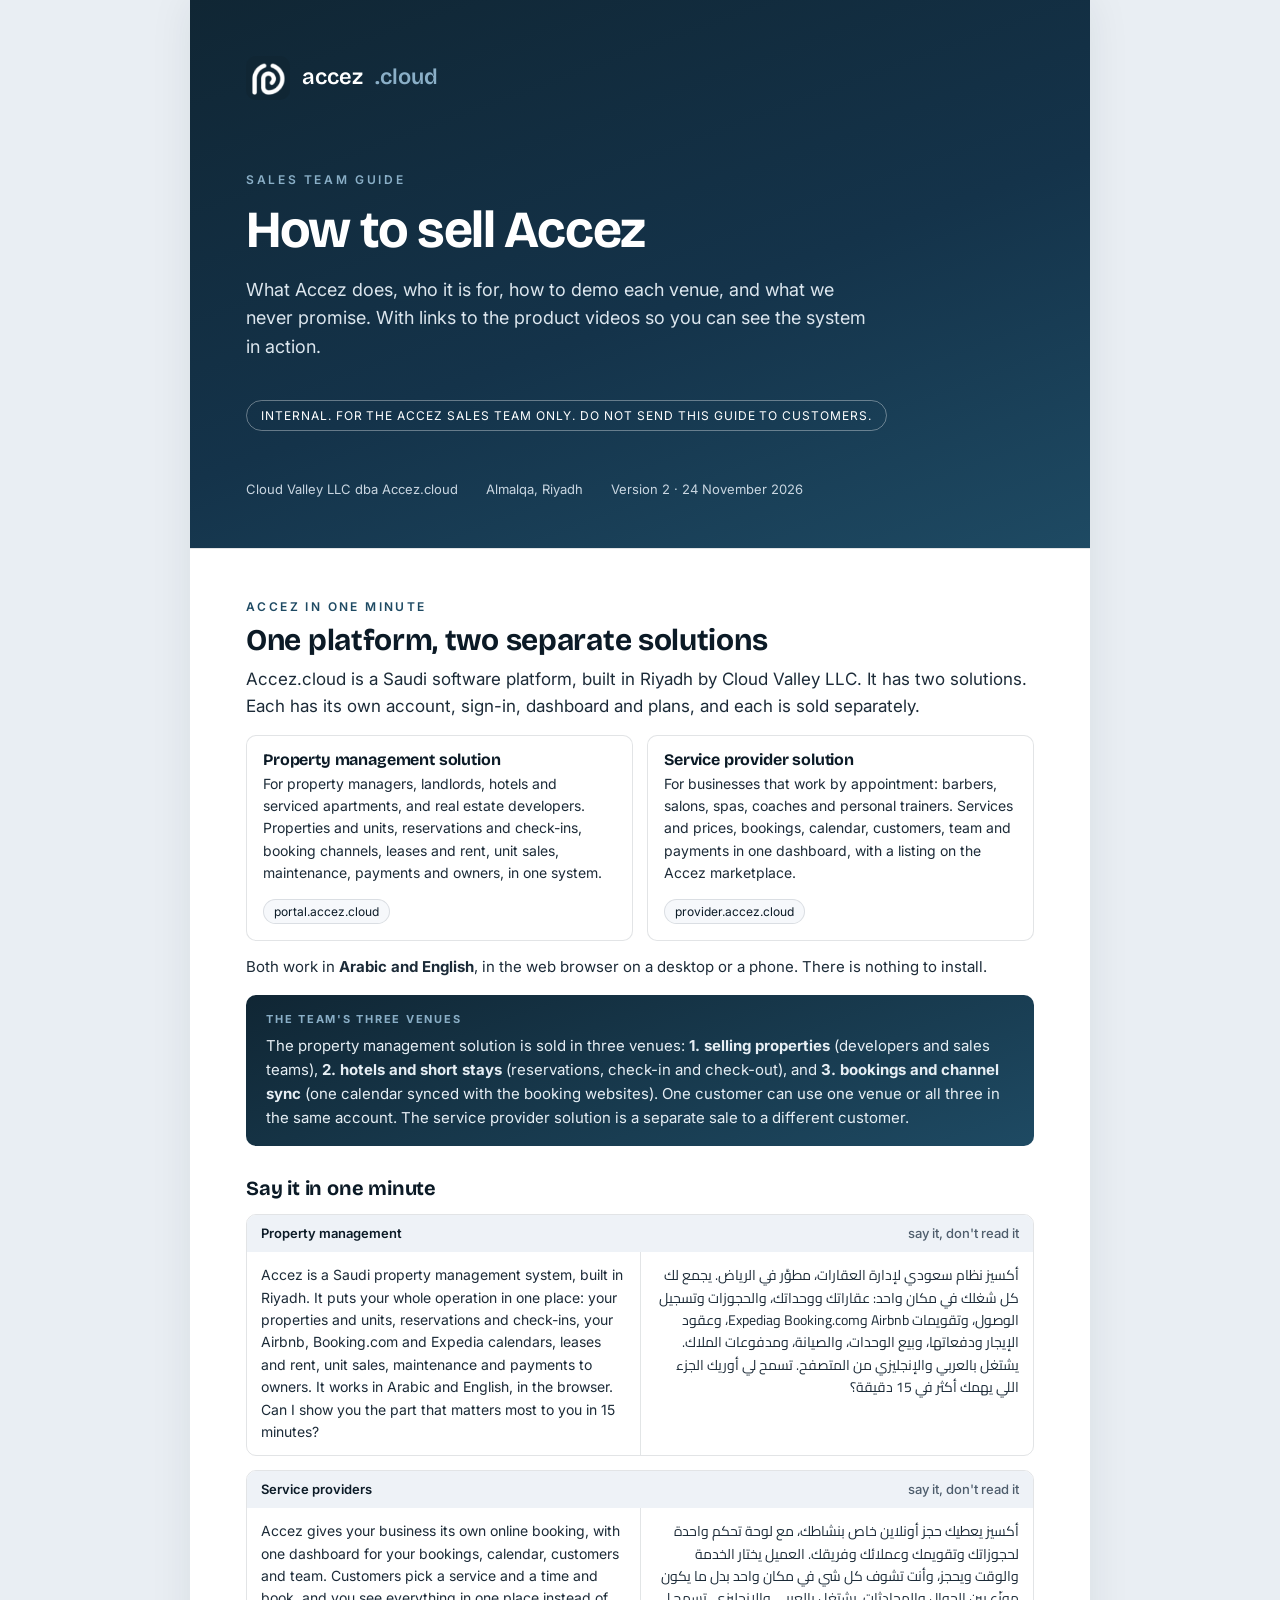
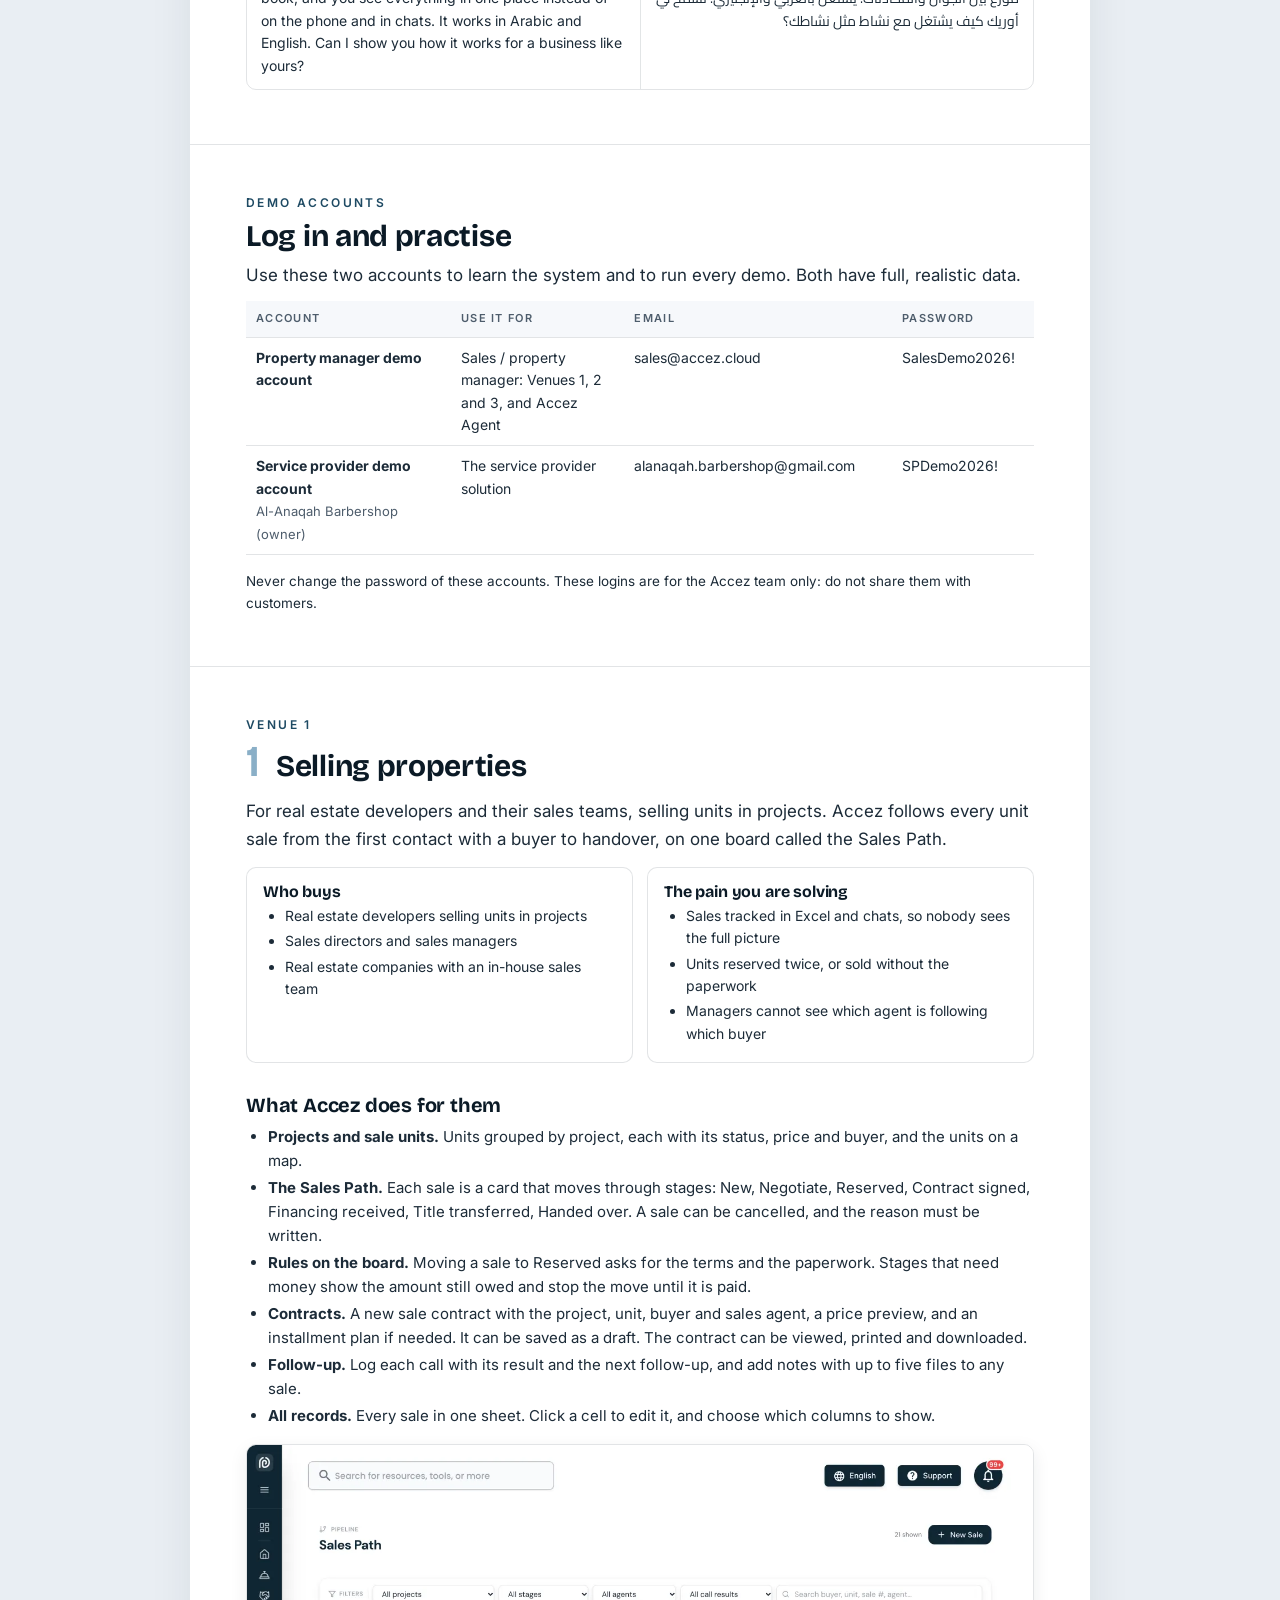
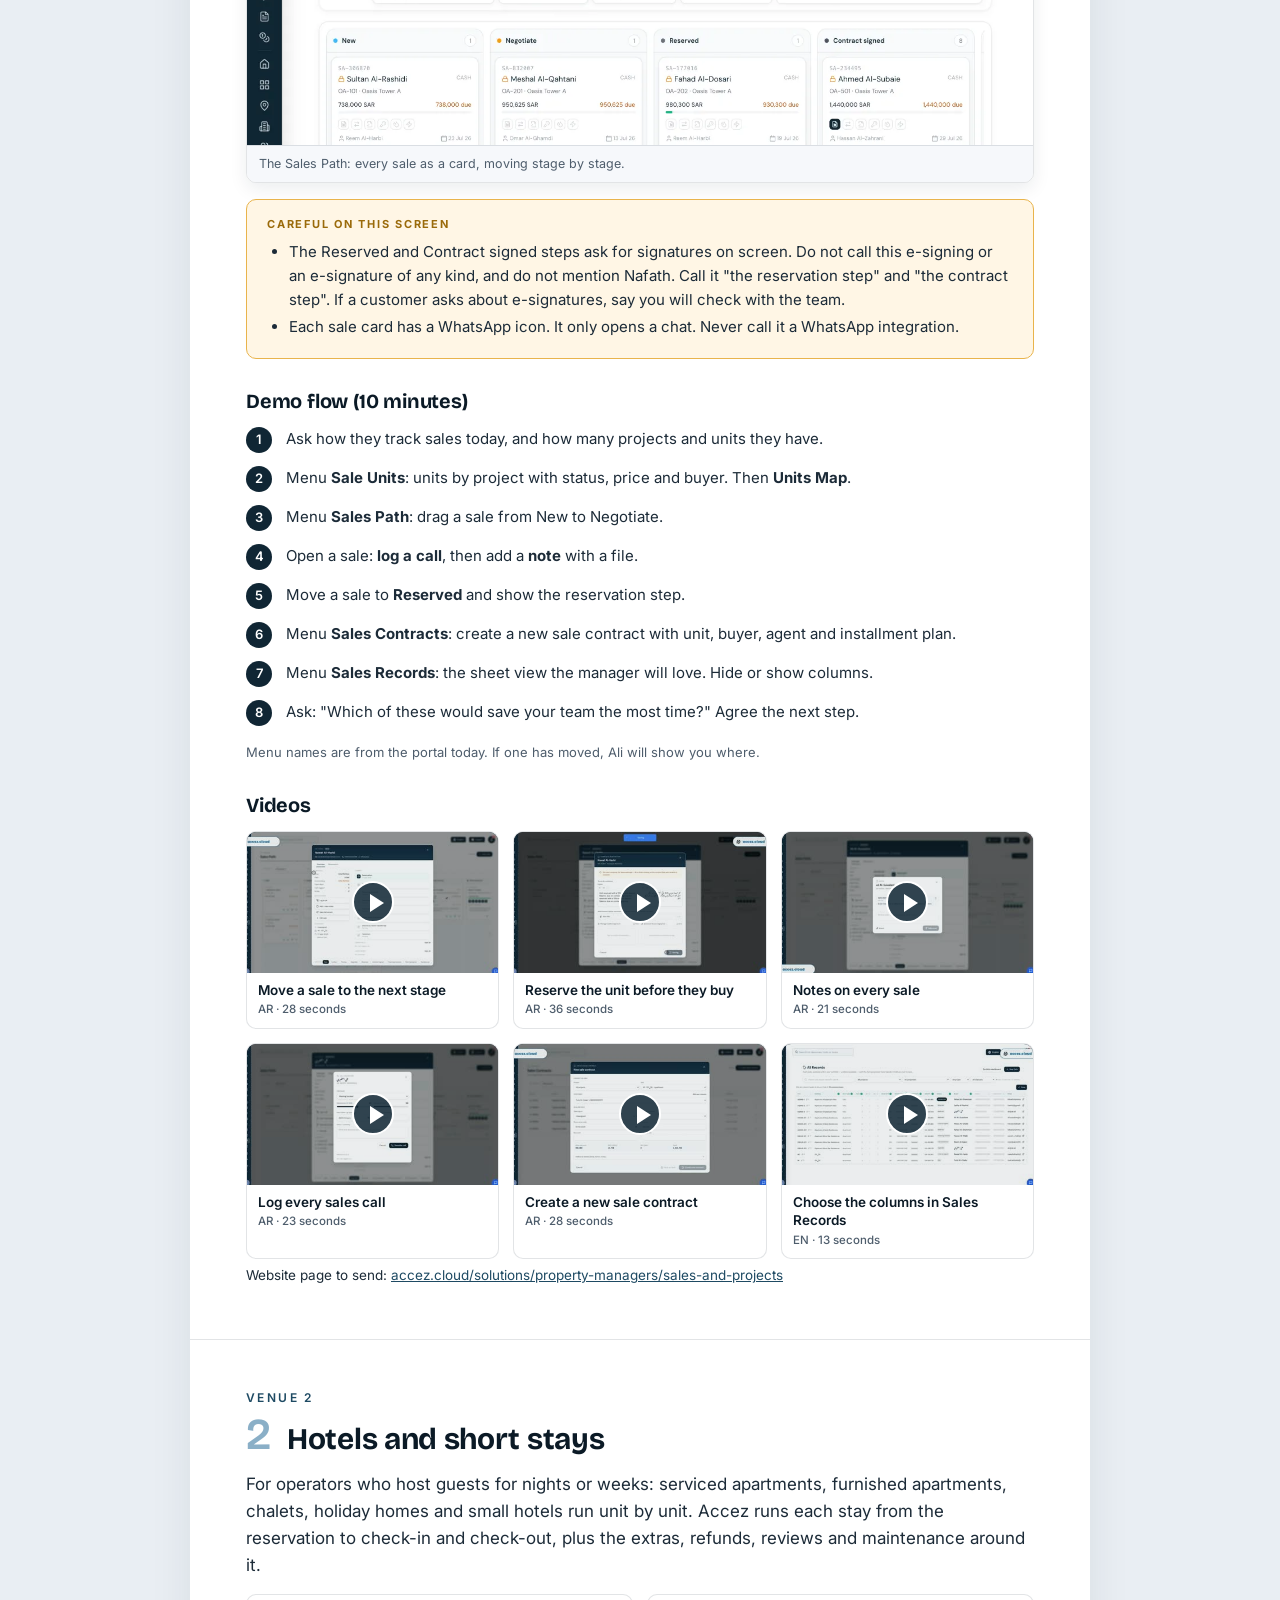
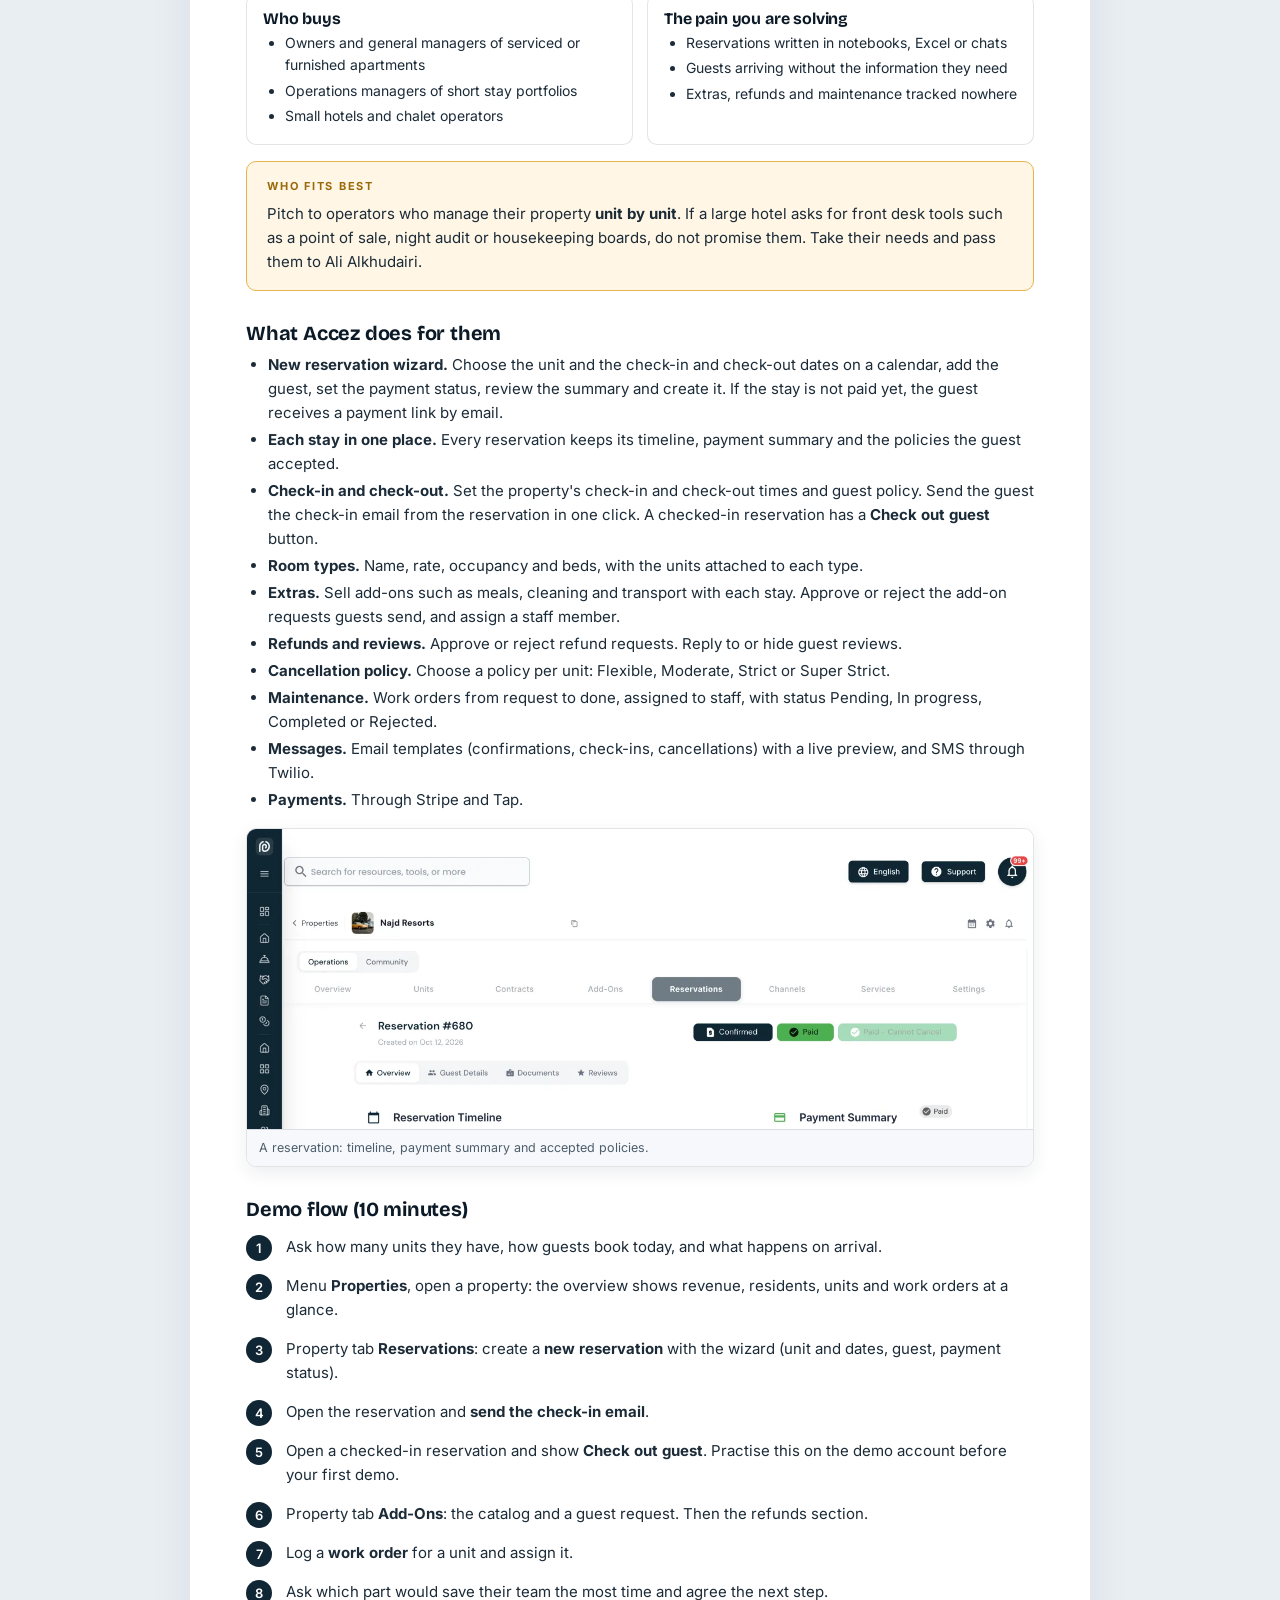
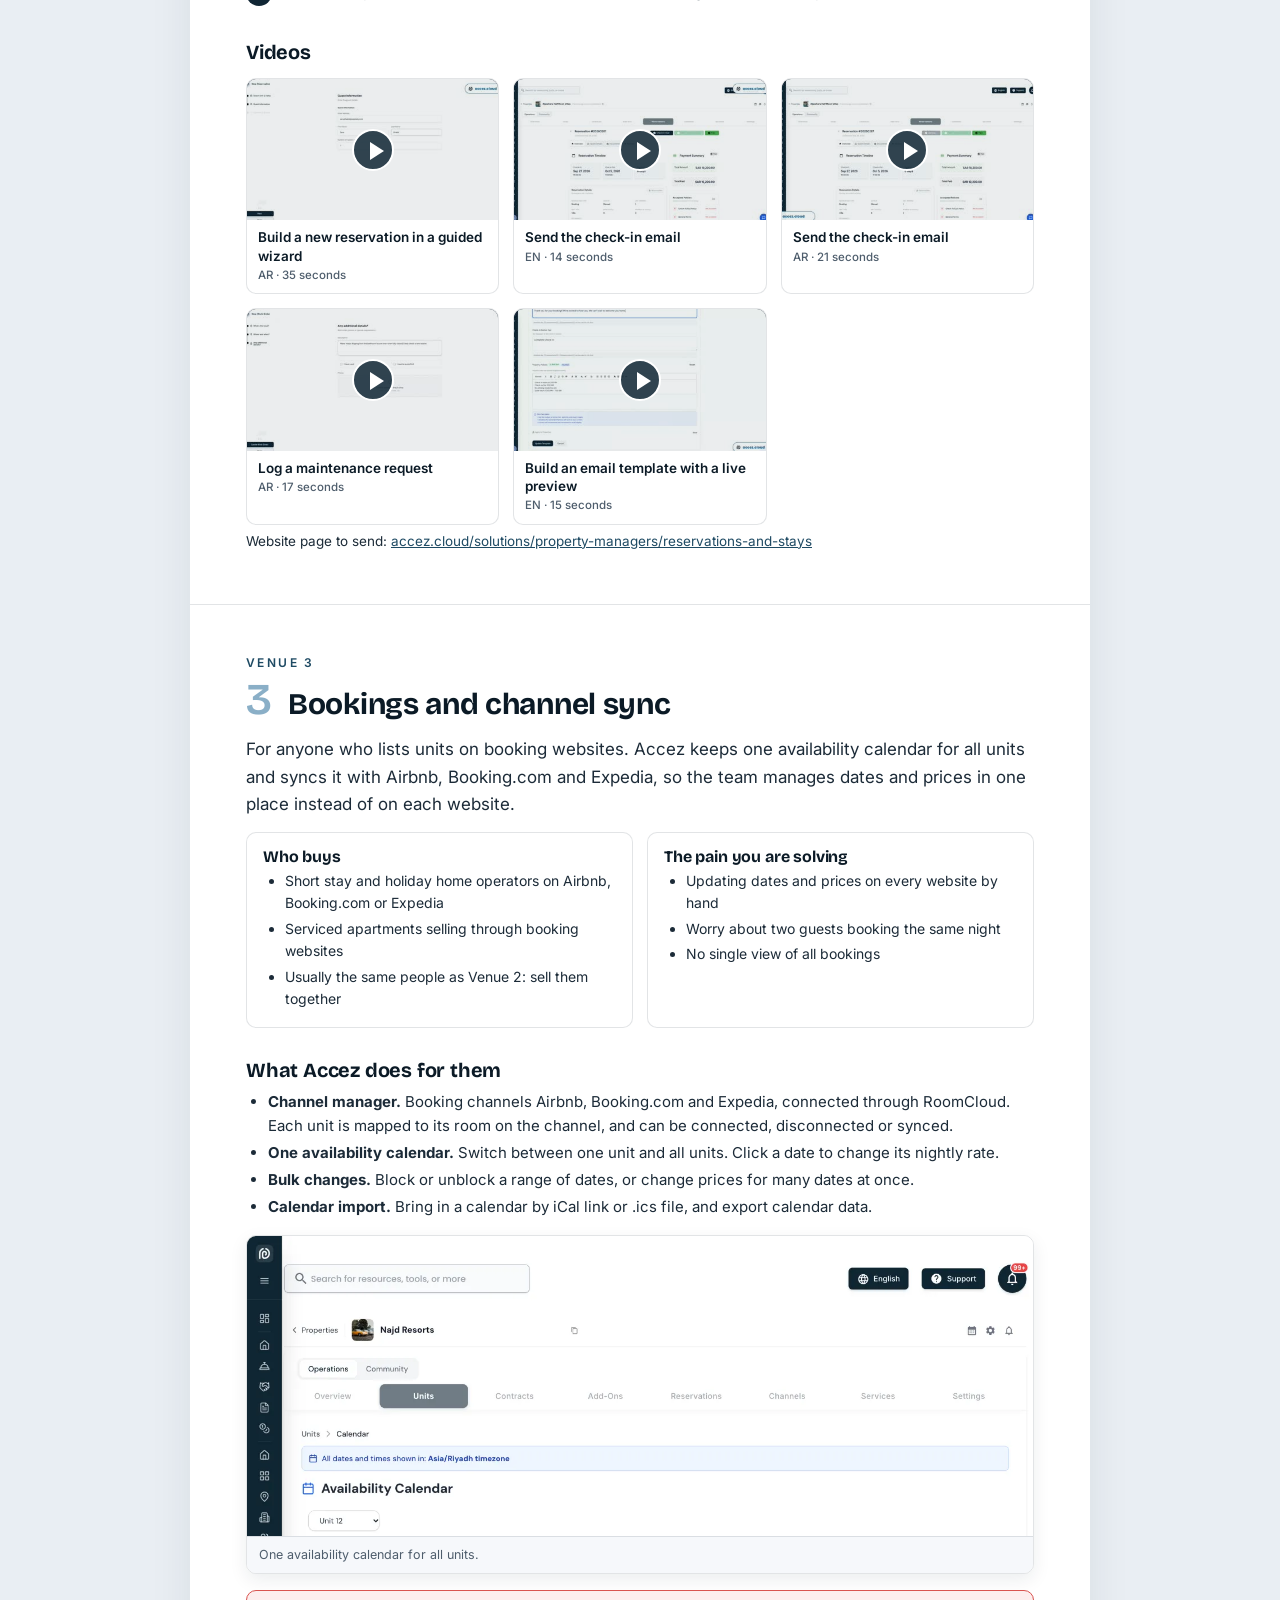
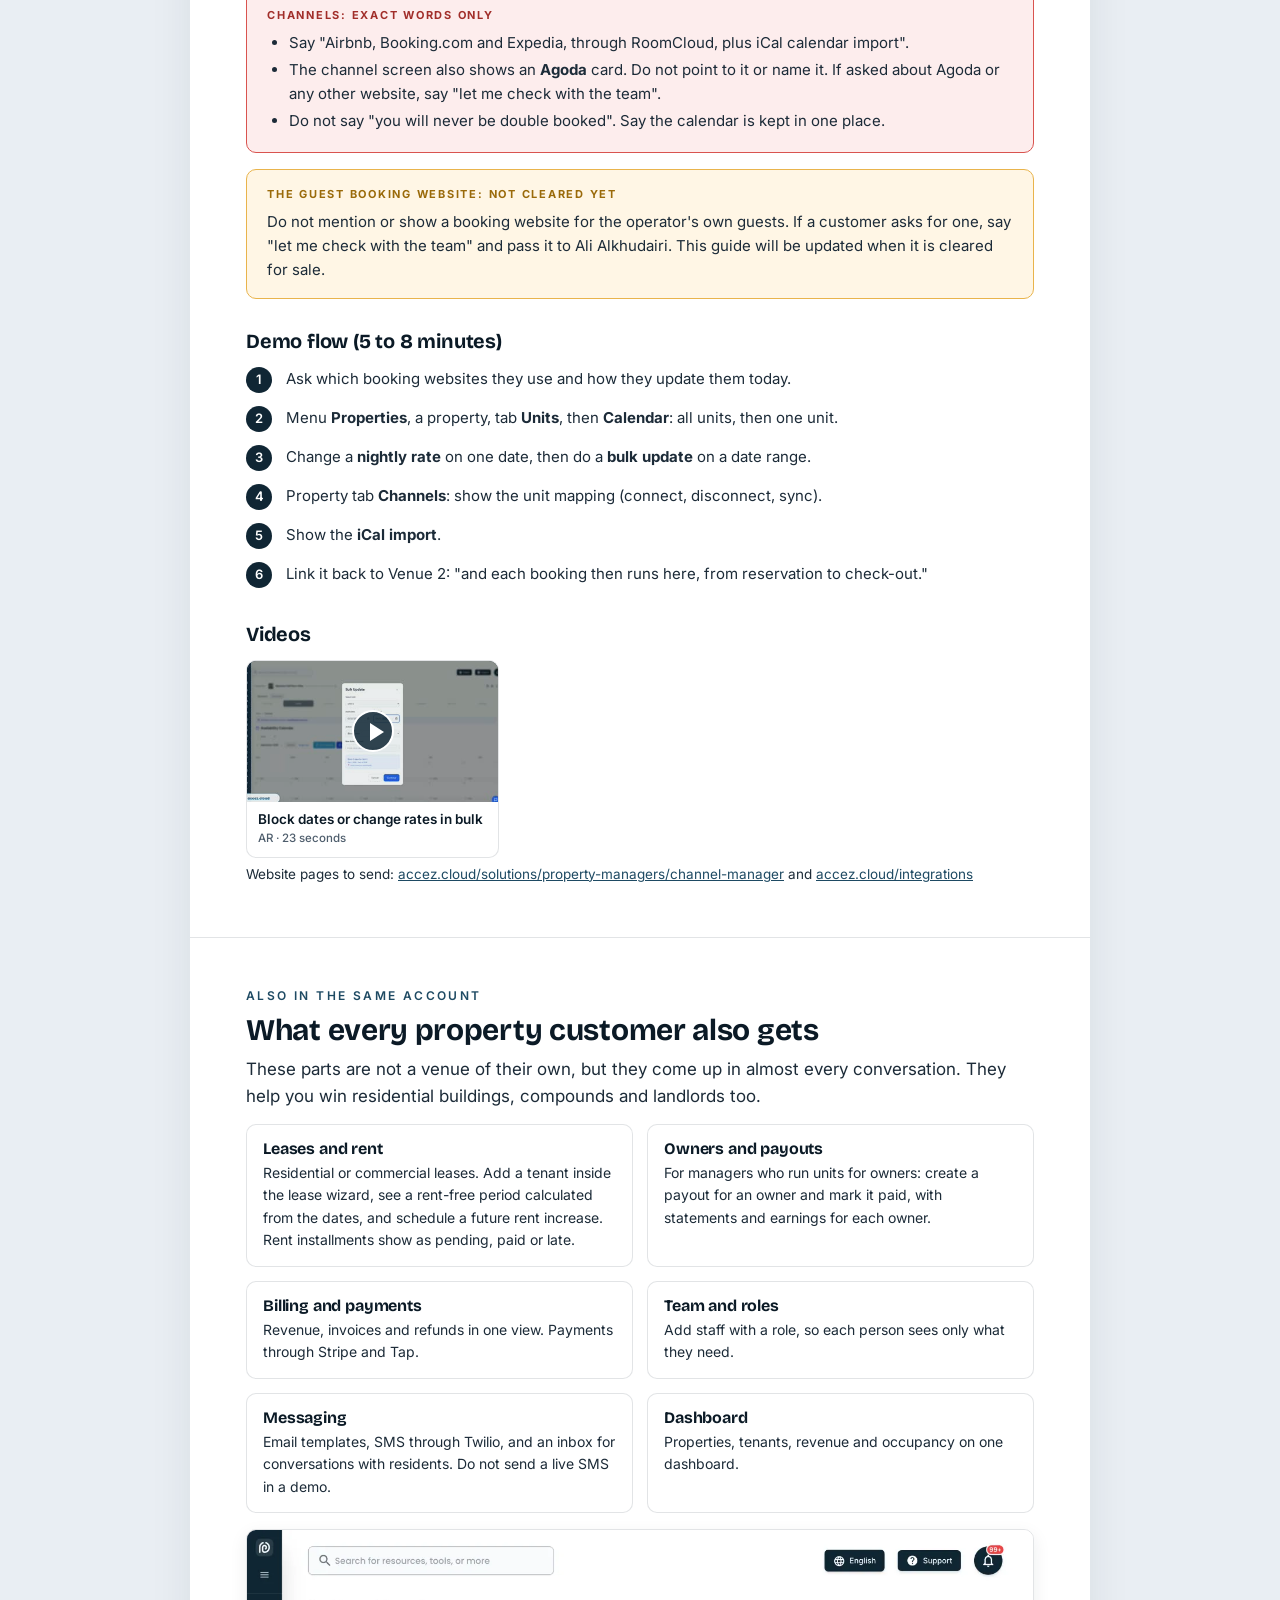
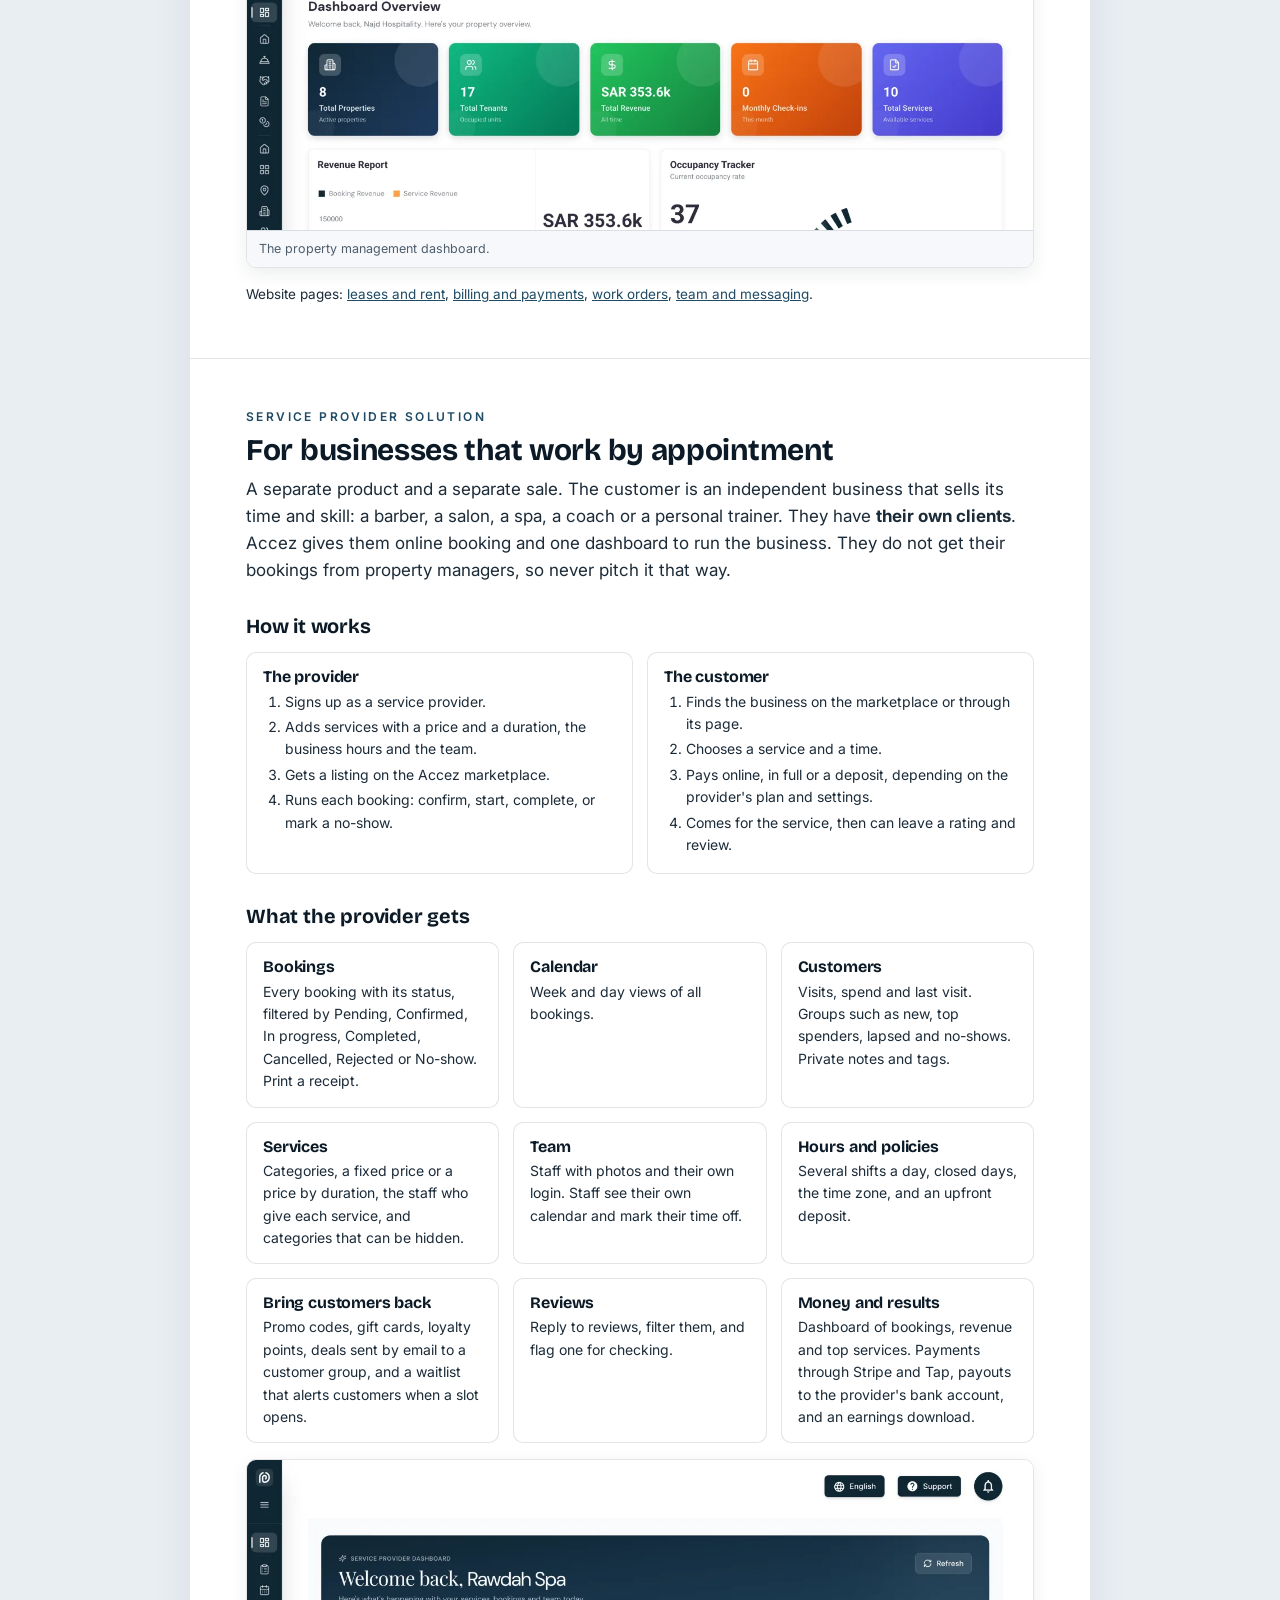
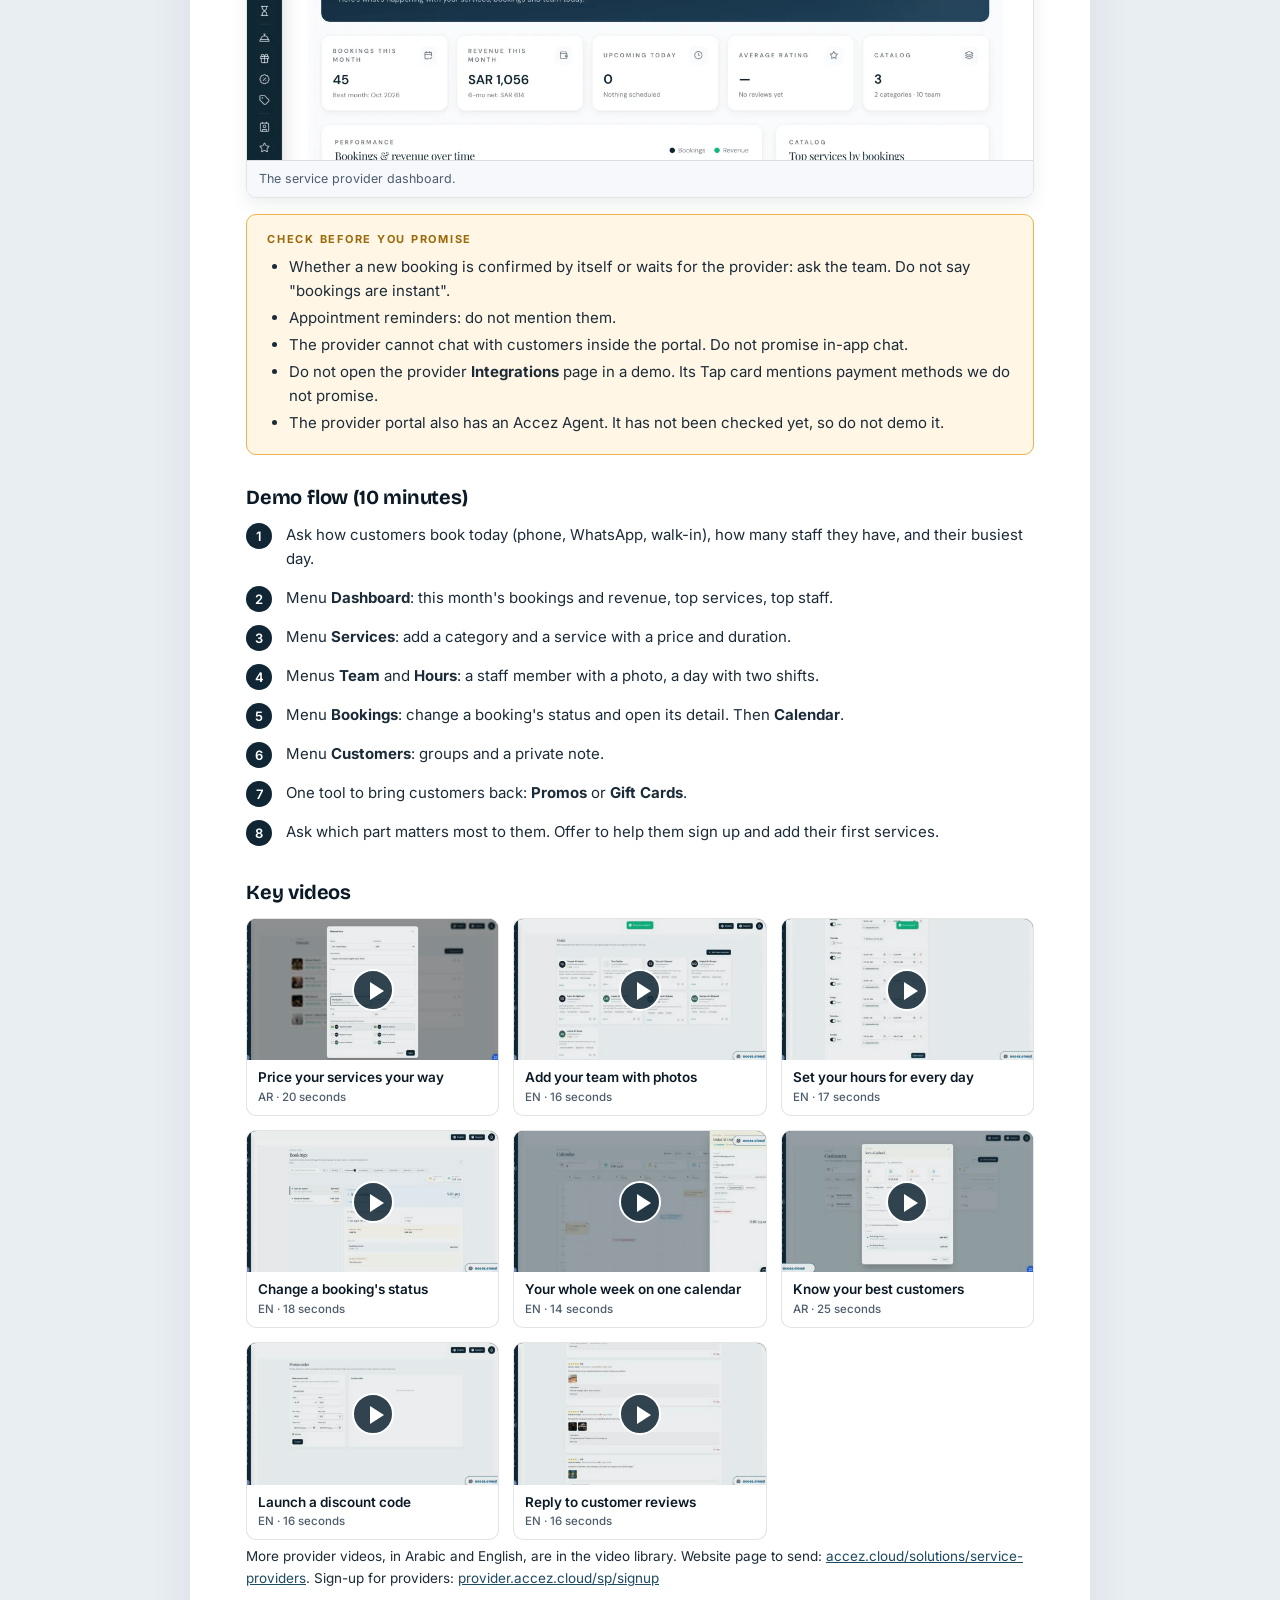
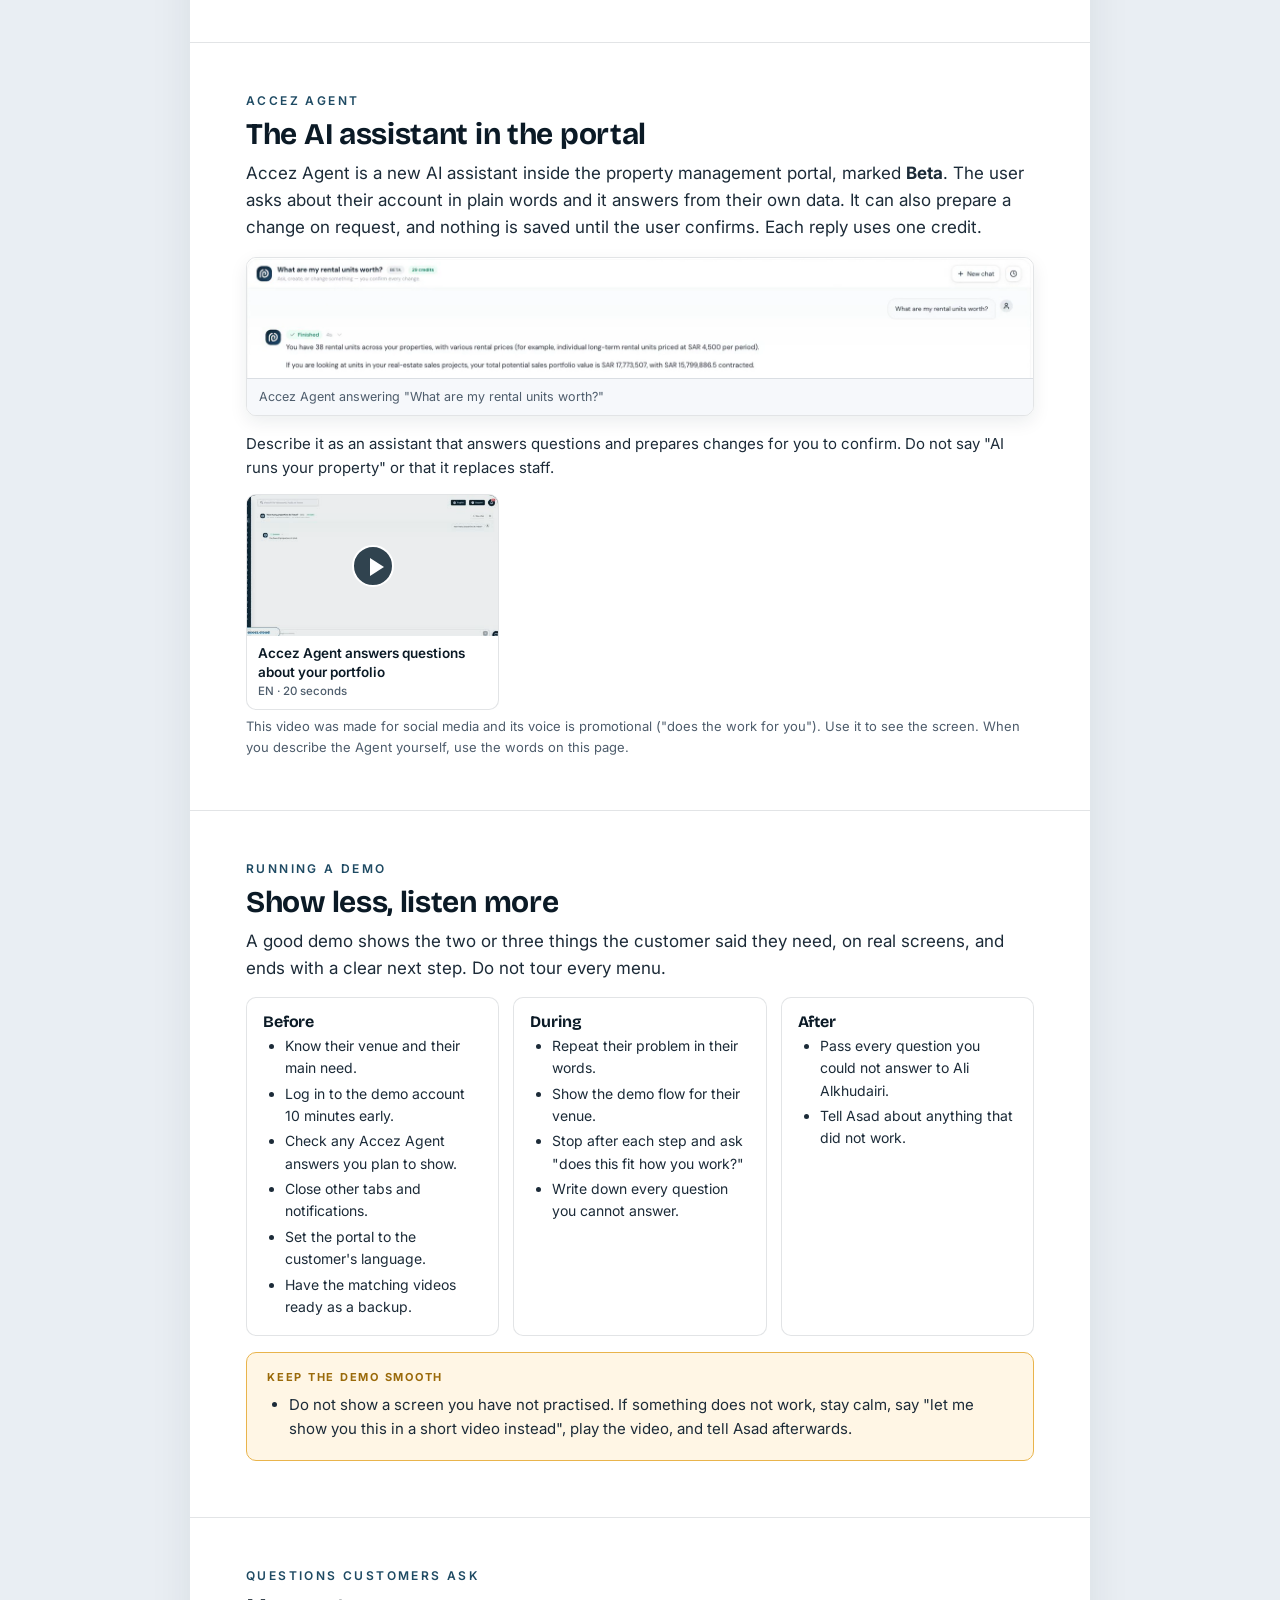
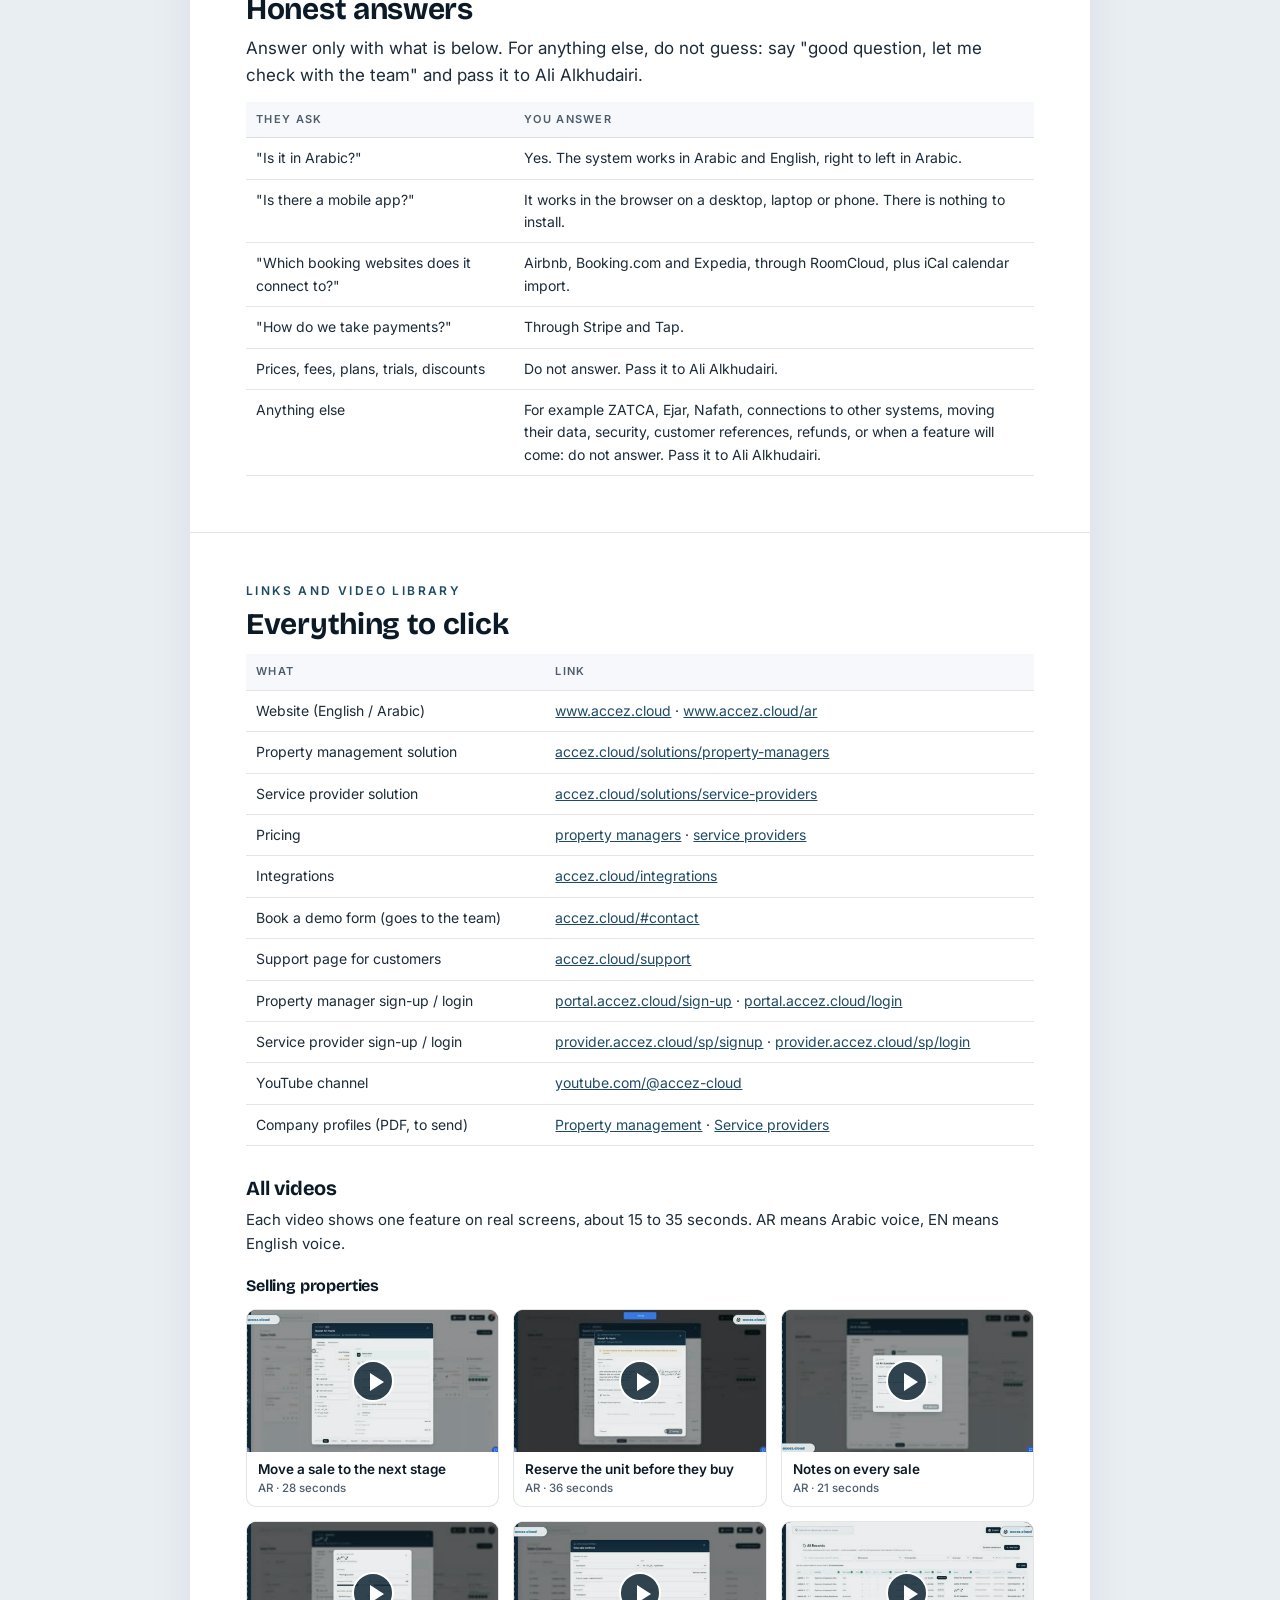
<file: Accez Sales Guide.html>
<!doctype html>
<html lang="en">
<head>
<meta charset="utf-8">
<meta name="viewport" content="width=device-width, initial-scale=1">
<title>Accez Sales Guide</title>
<link rel="stylesheet" href="assets/guide.css">
</head>
<body>
<div class="doc">

<!-- COVER -->
<header class="cover">
  <div class="brand"><img src="assets/accez-logo.png" alt="">accez<span>.cloud</span></div>
  <div class="eyebrow">Sales team guide</div>
  <h1>How to sell Accez</h1>
  <p class="lead">What Accez does, who it is for, how to demo each venue, and what we never promise. With links to the product videos so you can see the system in action.</p>
  <div class="internal">Internal. For the Accez sales team only. Do not send this guide to customers.</div>
  <div class="meta"><span>Cloud Valley LLC dba Accez.cloud</span><span>Almalqa, Riyadh</span><span>Version 2 · 24 November 2026</span></div>
</header>

<!-- ONE MINUTE -->
<section class="chapter newpage" id="one-minute">
  <div class="kicker">Accez in one minute</div>
  <h2>One platform, two separate solutions</h2>
  <p class="intro">Accez.cloud is a Saudi software platform, built in Riyadh by Cloud Valley LLC. It has two solutions. Each has its own account, sign-in, dashboard and plans, and each is sold separately.</p>

  <div class="grid2">
    <div class="card">
      <h4>Property management solution</h4>
      <p>For property managers, landlords, hotels and serviced apartments, and real estate developers. Properties and units, reservations and check-ins, booking channels, leases and rent, unit sales, maintenance, payments and owners, in one system.</p>
      <p style="margin:0"><span class="pill">portal.accez.cloud</span></p>
    </div>
    <div class="card">
      <h4>Service provider solution</h4>
      <p>For businesses that work by appointment: barbers, salons, spas, coaches and personal trainers. Services and prices, bookings, calendar, customers, team and payments in one dashboard, with a listing on the Accez marketplace.</p>
      <p style="margin:0"><span class="pill">provider.accez.cloud</span></p>
    </div>
  </div>
  <p>Both work in <b>Arabic and English</b>, in the web browser on a desktop or a phone. There is nothing to install.</p>

  <div class="box navy">
    <span class="label">The team's three venues</span>
    <p style="margin:0">The property management solution is sold in three venues: <b>1. selling properties</b> (developers and sales teams), <b>2. hotels and short stays</b> (reservations, check-in and check-out), and <b>3. bookings and channel sync</b> (one calendar synced with the booking websites). One customer can use one venue or all three in the same account. The service provider solution is a separate sale to a different customer.</p>
  </div>

  <h3>Say it in one minute</h3>
  <div class="tpl"><div class="head">Property management <span>say it, don't read it</span></div><div class="cols">
    <div>Accez is a Saudi property management system, built in Riyadh. It puts your whole operation in one place: your properties and units, reservations and check-ins, your Airbnb, Booking.com and Expedia calendars, leases and rent, unit sales, maintenance and payments to owners. It works in Arabic and English, in the browser. Can I show you the part that matters most to you in 15 minutes?</div>
    <div lang="ar">أكسيز نظام سعودي لإدارة العقارات، مطوَّر في الرياض. يجمع لك كل شغلك في مكان واحد: عقاراتك ووحداتك، والحجوزات وتسجيل الوصول، وتقويمات Airbnb وBooking.com وExpedia، وعقود الإيجار ودفعاتها، وبيع الوحدات، والصيانة، ومدفوعات الملاك. يشتغل بالعربي والإنجليزي من المتصفح. تسمح لي أوريك الجزء اللي يهمك أكثر في 15 دقيقة؟</div>
  </div></div>
  <div class="tpl"><div class="head">Service providers <span>say it, don't read it</span></div><div class="cols">
    <div>Accez gives your business its own online booking, with one dashboard for your bookings, calendar, customers and team. Customers pick a service and a time and book, and you see everything in one place instead of on the phone and in chats. It works in Arabic and English. Can I show you how it works for a business like yours?</div>
    <div lang="ar">أكسيز يعطيك حجز أونلاين خاص بنشاطك، مع لوحة تحكم واحدة لحجوزاتك وتقويمك وعملائك وفريقك. العميل يختار الخدمة والوقت ويحجز، وأنت تشوف كل شي في مكان واحد بدل ما يكون موزّع بين الجوال والمحادثات. يشتغل بالعربي والإنجليزي. تسمح لي أوريك كيف يشتغل مع نشاط مثل نشاطك؟</div>
  </div></div>
</section>

<!-- DEMO ACCOUNTS -->
<section class="chapter" id="accounts">
  <div class="kicker">Demo accounts</div>
  <h2>Log in and practise</h2>
  <p class="intro">Use these two accounts to learn the system and to run every demo. Both have full, realistic data.</p>
  <table>
    <tr><th style="width:26%">Account</th><th style="width:22%">Use it for</th><th>Email</th><th style="width:18%">Password</th></tr>
    <tr><td><b>Property manager demo account</b></td><td>Sales / property manager: Venues 1, 2 and 3, and Accez Agent</td><td>sales@accez.cloud</td><td>SalesDemo2026!</td></tr>
    <tr><td><b>Service provider demo account</b><br><span style="color:var(--muted);font-size:13px">Al-Anaqah Barbershop (owner)</span></td><td>The service provider solution</td><td>alanaqah.barbershop@gmail.com</td><td>SPDemo2026!</td></tr>
  </table>
  <p style="font-size:13.5px">Never change the password of these accounts. These logins are for the Accez team only: do not share them with customers.</p>
</section>

<!-- VENUE 1 -->
<section class="chapter newpage" id="venue1">
  <div class="kicker">Venue 1</div>
  <div class="venue"><span class="num">1</span><h2>Selling properties</h2></div>
  <p class="intro">For real estate developers and their sales teams, selling units in projects. Accez follows every unit sale from the first contact with a buyer to handover, on one board called the Sales Path.</p>

  <div class="grid2">
    <div class="card"><h4>Who buys</h4><ul><li>Real estate developers selling units in projects</li><li>Sales directors and sales managers</li><li>Real estate companies with an in-house sales team</li></ul></div>
    <div class="card"><h4>The pain you are solving</h4><ul><li>Sales tracked in Excel and chats, so nobody sees the full picture</li><li>Units reserved twice, or sold without the paperwork</li><li>Managers cannot see which agent is following which buyer</li></ul></div>
  </div>

  <h3>What Accez does for them</h3>
  <ul>
    <li><b>Projects and sale units.</b> Units grouped by project, each with its status, price and buyer, and the units on a map.</li>
    <li><b>The Sales Path.</b> Each sale is a card that moves through stages: New, Negotiate, Reserved, Contract signed, Financing received, Title transferred, Handed over. A sale can be cancelled, and the reason must be written.</li>
    <li><b>Rules on the board.</b> Moving a sale to Reserved asks for the terms and the paperwork. Stages that need money show the amount still owed and stop the move until it is paid.</li>
    <li><b>Contracts.</b> A new sale contract with the project, unit, buyer and sales agent, a price preview, and an installment plan if needed. It can be saved as a draft. The contract can be viewed, printed and downloaded.</li>
    <li><b>Follow-up.</b> Log each call with its result and the next follow-up, and add notes with up to five files to any sale.</li>
    <li><b>All records.</b> Every sale in one sheet. Click a cell to edit it, and choose which columns to show.</li>
  </ul>
  <div class="shot"><img src="assets/shots/pm-en-sales-path.webp" alt=""><div class="caption">The Sales Path: every sale as a card, moving stage by stage.</div></div>

  <div class="box warn"><span class="label">Careful on this screen</span><ul style="margin:0"><li>The Reserved and Contract signed steps ask for signatures on screen. Do not call this e-signing or an e-signature of any kind, and do not mention Nafath. Call it "the reservation step" and "the contract step". If a customer asks about e-signatures, say you will check with the team.</li><li>Each sale card has a WhatsApp icon. It only opens a chat. Never call it a WhatsApp integration.</li></ul></div>

  <h3>Demo flow (10 minutes)</h3>
  <ol class="steps">
    <li>Ask how they track sales today, and how many projects and units they have.</li>
    <li>Menu <b>Sale Units</b>: units by project with status, price and buyer. Then <b>Units Map</b>.</li>
    <li>Menu <b>Sales Path</b>: drag a sale from New to Negotiate.</li>
    <li>Open a sale: <b>log a call</b>, then add a <b>note</b> with a file.</li>
    <li>Move a sale to <b>Reserved</b> and show the reservation step.</li>
    <li>Menu <b>Sales Contracts</b>: create a new sale contract with unit, buyer, agent and installment plan.</li>
    <li>Menu <b>Sales Records</b>: the sheet view the manager will love. Hide or show columns.</li>
    <li>Ask: "Which of these would save your team the most time?" Agree the next step.</li>
  </ol>
  <p style="font-size:13px;color:var(--muted)">Menu names are from the portal today. If one has moved, Ali will show you where.</p>

  <h3>Videos</h3>
  <div class="videos">
    <a class="vid" href="videos/pm-02-sale-stages-ar.mp4"><span class="thumb"><img src="assets/thumbs/pm-02-sale-stages-ar.jpg" alt=""><span class="play"></span></span><span class="vt">Move a sale to the next stage<span class="vm">AR · 28 seconds</span></span></a>
    <a class="vid" href="videos/pm-03-reserve-unit-ar.mp4"><span class="thumb"><img src="assets/thumbs/pm-03-reserve-unit-ar.jpg" alt=""><span class="play"></span></span><span class="vt">Reserve the unit before they buy<span class="vm">AR · 36 seconds</span></span></a>
    <a class="vid" href="videos/pm-04-sale-notes-ar.mp4"><span class="thumb"><img src="assets/thumbs/pm-04-sale-notes-ar.jpg" alt=""><span class="play"></span></span><span class="vt">Notes on every sale<span class="vm">AR · 21 seconds</span></span></a>
    <a class="vid" href="videos/pm-07-log-a-call-ar.mp4"><span class="thumb"><img src="assets/thumbs/pm-07-log-a-call-ar.jpg" alt=""><span class="play"></span></span><span class="vt">Log every sales call<span class="vm">AR · 23 seconds</span></span></a>
    <a class="vid" href="videos/pm-15-new-sale-contract-ar.mp4"><span class="thumb"><img src="assets/thumbs/pm-15-new-sale-contract-ar.jpg" alt=""><span class="play"></span></span><span class="vt">Create a new sale contract<span class="vm">AR · 28 seconds</span></span></a>
    <a class="vid" href="videos/pm-16-spreadsheet-columns-en.mp4"><span class="thumb"><img src="assets/thumbs/pm-16-spreadsheet-columns-en.jpg" alt=""><span class="play"></span></span><span class="vt">Choose the columns in Sales Records<span class="vm">EN · 13 seconds</span></span></a>
  </div>
  <p style="font-size:13.5px">Website page to send: <a href="https://www.accez.cloud/solutions/property-managers/sales-and-projects/">accez.cloud/solutions/property-managers/sales-and-projects</a></p>
</section>

<!-- VENUE 2 -->
<section class="chapter newpage" id="venue2">
  <div class="kicker">Venue 2</div>
  <div class="venue"><span class="num">2</span><h2>Hotels and short stays</h2></div>
  <p class="intro">For operators who host guests for nights or weeks: serviced apartments, furnished apartments, chalets, holiday homes and small hotels run unit by unit. Accez runs each stay from the reservation to check-in and check-out, plus the extras, refunds, reviews and maintenance around it.</p>

  <div class="grid2">
    <div class="card"><h4>Who buys</h4><ul><li>Owners and general managers of serviced or furnished apartments</li><li>Operations managers of short stay portfolios</li><li>Small hotels and chalet operators</li></ul></div>
    <div class="card"><h4>The pain you are solving</h4><ul><li>Reservations written in notebooks, Excel or chats</li><li>Guests arriving without the information they need</li><li>Extras, refunds and maintenance tracked nowhere</li></ul></div>
  </div>

  <div class="box warn"><span class="label">Who fits best</span><p style="margin:0">Pitch to operators who manage their property <b>unit by unit</b>. If a large hotel asks for front desk tools such as a point of sale, night audit or housekeeping boards, do not promise them. Take their needs and pass them to Ali Alkhudairi.</p></div>

  <h3>What Accez does for them</h3>
  <ul>
    <li><b>New reservation wizard.</b> Choose the unit and the check-in and check-out dates on a calendar, add the guest, set the payment status, review the summary and create it. If the stay is not paid yet, the guest receives a payment link by email.</li>
    <li><b>Each stay in one place.</b> Every reservation keeps its timeline, payment summary and the policies the guest accepted.</li>
    <li><b>Check-in and check-out.</b> Set the property's check-in and check-out times and guest policy. Send the guest the check-in email from the reservation in one click. A checked-in reservation has a <b>Check out guest</b> button.</li>
    <li><b>Room types.</b> Name, rate, occupancy and beds, with the units attached to each type.</li>
    <li><b>Extras.</b> Sell add-ons such as meals, cleaning and transport with each stay. Approve or reject the add-on requests guests send, and assign a staff member.</li>
    <li><b>Refunds and reviews.</b> Approve or reject refund requests. Reply to or hide guest reviews.</li>
    <li><b>Cancellation policy.</b> Choose a policy per unit: Flexible, Moderate, Strict or Super Strict.</li>
    <li><b>Maintenance.</b> Work orders from request to done, assigned to staff, with status Pending, In progress, Completed or Rejected.</li>
    <li><b>Messages.</b> Email templates (confirmations, check-ins, cancellations) with a live preview, and SMS through Twilio.</li>
    <li><b>Payments.</b> Through Stripe and Tap.</li>
  </ul>
  <div class="shot"><img src="assets/shots/pm-en-reservation.webp" alt=""><div class="caption">A reservation: timeline, payment summary and accepted policies.</div></div>

  <h3>Demo flow (10 minutes)</h3>
  <ol class="steps">
    <li>Ask how many units they have, how guests book today, and what happens on arrival.</li>
    <li>Menu <b>Properties</b>, open a property: the overview shows revenue, residents, units and work orders at a glance.</li>
    <li>Property tab <b>Reservations</b>: create a <b>new reservation</b> with the wizard (unit and dates, guest, payment status).</li>
    <li>Open the reservation and <b>send the check-in email</b>.</li>
    <li>Open a checked-in reservation and show <b>Check out guest</b>. Practise this on the demo account before your first demo.</li>
    <li>Property tab <b>Add-Ons</b>: the catalog and a guest request. Then the refunds section.</li>
    <li>Log a <b>work order</b> for a unit and assign it.</li>
    <li>Ask which part would save their team the most time and agree the next step.</li>
  </ol>

  <h3>Videos</h3>
  <div class="videos">
    <a class="vid" href="videos/pm-17-new-reservation-wizard-ar.mp4"><span class="thumb"><img src="assets/thumbs/pm-17-new-reservation-wizard-ar.jpg" alt=""><span class="play"></span></span><span class="vt">Build a new reservation in a guided wizard<span class="vm">AR · 35 seconds</span></span></a>
    <a class="vid" href="videos/pm-06-check-in-out-en.mp4"><span class="thumb"><img src="assets/thumbs/pm-06-check-in-out-en.jpg" alt=""><span class="play"></span></span><span class="vt">Send the check-in email<span class="vm">EN · 14 seconds</span></span></a>
    <a class="vid" href="videos/pm-06-check-in-out-ar.mp4"><span class="thumb"><img src="assets/thumbs/pm-06-check-in-out-ar.jpg" alt=""><span class="play"></span></span><span class="vt">Send the check-in email<span class="vm">AR · 21 seconds</span></span></a>
    <a class="vid" href="videos/pm-09-maintenance-work-order-ar.mp4"><span class="thumb"><img src="assets/thumbs/pm-09-maintenance-work-order-ar.jpg" alt=""><span class="play"></span></span><span class="vt">Log a maintenance request<span class="vm">AR · 17 seconds</span></span></a>
    <a class="vid" href="videos/pm-14-email-template-en.mp4"><span class="thumb"><img src="assets/thumbs/pm-14-email-template-en.jpg" alt=""><span class="play"></span></span><span class="vt">Build an email template with a live preview<span class="vm">EN · 15 seconds</span></span></a>
  </div>
  <p style="font-size:13.5px">Website page to send: <a href="https://www.accez.cloud/solutions/property-managers/reservations-and-stays/">accez.cloud/solutions/property-managers/reservations-and-stays</a></p>
</section>

<!-- VENUE 3 -->
<section class="chapter newpage" id="venue3">
  <div class="kicker">Venue 3</div>
  <div class="venue"><span class="num">3</span><h2>Bookings and channel sync</h2></div>
  <p class="intro">For anyone who lists units on booking websites. Accez keeps one availability calendar for all units and syncs it with Airbnb, Booking.com and Expedia, so the team manages dates and prices in one place instead of on each website.</p>

  <div class="grid2">
    <div class="card"><h4>Who buys</h4><ul><li>Short stay and holiday home operators on Airbnb, Booking.com or Expedia</li><li>Serviced apartments selling through booking websites</li><li>Usually the same people as Venue 2: sell them together</li></ul></div>
    <div class="card"><h4>The pain you are solving</h4><ul><li>Updating dates and prices on every website by hand</li><li>Worry about two guests booking the same night</li><li>No single view of all bookings</li></ul></div>
  </div>

  <h3>What Accez does for them</h3>
  <ul>
    <li><b>Channel manager.</b> Booking channels Airbnb, Booking.com and Expedia, connected through RoomCloud. Each unit is mapped to its room on the channel, and can be connected, disconnected or synced.</li>
    <li><b>One availability calendar.</b> Switch between one unit and all units. Click a date to change its nightly rate.</li>
    <li><b>Bulk changes.</b> Block or unblock a range of dates, or change prices for many dates at once.</li>
    <li><b>Calendar import.</b> Bring in a calendar by iCal link or .ics file, and export calendar data.</li>
  </ul>
  <div class="shot"><img src="assets/shots/pm-en-availability-calendar.webp" alt=""><div class="caption">One availability calendar for all units.</div></div>

  <div class="box stop"><span class="label">Channels: exact words only</span><ul style="margin:0"><li>Say "Airbnb, Booking.com and Expedia, through RoomCloud, plus iCal calendar import".</li><li>The channel screen also shows an <b>Agoda</b> card. Do not point to it or name it. If asked about Agoda or any other website, say "let me check with the team".</li><li>Do not say "you will never be double booked". Say the calendar is kept in one place.</li></ul></div>

  <div class="box warn"><span class="label">The guest booking website: not cleared yet</span><p style="margin:0">Do not mention or show a booking website for the operator's own guests. If a customer asks for one, say "let me check with the team" and pass it to Ali Alkhudairi. This guide will be updated when it is cleared for sale.</p></div>

  <h3>Demo flow (5 to 8 minutes)</h3>
  <ol class="steps">
    <li>Ask which booking websites they use and how they update them today.</li>
    <li>Menu <b>Properties</b>, a property, tab <b>Units</b>, then <b>Calendar</b>: all units, then one unit.</li>
    <li>Change a <b>nightly rate</b> on one date, then do a <b>bulk update</b> on a date range.</li>
    <li>Property tab <b>Channels</b>: show the unit mapping (connect, disconnect, sync).</li>
    <li>Show the <b>iCal import</b>.</li>
    <li>Link it back to Venue 2: "and each booking then runs here, from reservation to check-out."</li>
  </ol>

  <h3>Videos</h3>
  <div class="videos">
    <a class="vid" href="videos/pm-08-calendar-bulk-update-ar.mp4"><span class="thumb"><img src="assets/thumbs/pm-08-calendar-bulk-update-ar.jpg" alt=""><span class="play"></span></span><span class="vt">Block dates or change rates in bulk<span class="vm">AR · 23 seconds</span></span></a>
  </div>
  <p style="font-size:13.5px">Website pages to send: <a href="https://www.accez.cloud/solutions/property-managers/channel-manager/">accez.cloud/solutions/property-managers/channel-manager</a> and <a href="https://www.accez.cloud/integrations/">accez.cloud/integrations</a></p>
</section>

<!-- ALSO -->
<section class="chapter" id="also">
  <div class="kicker">Also in the same account</div>
  <h2>What every property customer also gets</h2>
  <p class="intro">These parts are not a venue of their own, but they come up in almost every conversation. They help you win residential buildings, compounds and landlords too.</p>
  <div class="grid2">
    <div class="card"><h4>Leases and rent</h4><p>Residential or commercial leases. Add a tenant inside the lease wizard, see a rent-free period calculated from the dates, and schedule a future rent increase. Rent installments show as pending, paid or late.</p></div>
    <div class="card"><h4>Owners and payouts</h4><p>For managers who run units for owners: create a payout for an owner and mark it paid, with statements and earnings for each owner.</p></div>
    <div class="card"><h4>Billing and payments</h4><p>Revenue, invoices and refunds in one view. Payments through Stripe and Tap.</p></div>
    <div class="card"><h4>Team and roles</h4><p>Add staff with a role, so each person sees only what they need.</p></div>
    <div class="card"><h4>Messaging</h4><p>Email templates, SMS through Twilio, and an inbox for conversations with residents. Do not send a live SMS in a demo.</p></div>
    <div class="card"><h4>Dashboard</h4><p>Properties, tenants, revenue and occupancy on one dashboard.</p></div>
  </div>
  <div class="shot"><img src="assets/shots/pm-en-dashboard.webp" alt=""><div class="caption">The property management dashboard.</div></div>
  <p style="font-size:13.5px">Website pages: <a href="https://www.accez.cloud/solutions/property-managers/leases-and-rent/">leases and rent</a>, <a href="https://www.accez.cloud/solutions/property-managers/billing-and-payments/">billing and payments</a>, <a href="https://www.accez.cloud/solutions/property-managers/maintenance-work-orders/">work orders</a>, <a href="https://www.accez.cloud/solutions/property-managers/team-and-messaging/">team and messaging</a>.</p>
</section>

<!-- SERVICE PROVIDERS -->
<section class="chapter newpage" id="sp">
  <div class="kicker">Service provider solution</div>
  <h2>For businesses that work by appointment</h2>
  <p class="intro">A separate product and a separate sale. The customer is an independent business that sells its time and skill: a barber, a salon, a spa, a coach or a personal trainer. They have <b>their own clients</b>. Accez gives them online booking and one dashboard to run the business. They do not get their bookings from property managers, so never pitch it that way.</p>

  <h3>How it works</h3>
  <div class="grid2">
    <div class="card"><h4>The provider</h4><ol><li>Signs up as a service provider.</li><li>Adds services with a price and a duration, the business hours and the team.</li><li>Gets a listing on the Accez marketplace.</li><li>Runs each booking: confirm, start, complete, or mark a no-show.</li></ol></div>
    <div class="card"><h4>The customer</h4><ol><li>Finds the business on the marketplace or through its page.</li><li>Chooses a service and a time.</li><li>Pays online, in full or a deposit, depending on the provider's plan and settings.</li><li>Comes for the service, then can leave a rating and review.</li></ol></div>
  </div>

  <h3>What the provider gets</h3>
  <div class="grid3">
    <div class="card"><h4>Bookings</h4><p>Every booking with its status, filtered by Pending, Confirmed, In progress, Completed, Cancelled, Rejected or No-show. Print a receipt.</p></div>
    <div class="card"><h4>Calendar</h4><p>Week and day views of all bookings.</p></div>
    <div class="card"><h4>Customers</h4><p>Visits, spend and last visit. Groups such as new, top spenders, lapsed and no-shows. Private notes and tags.</p></div>
    <div class="card"><h4>Services</h4><p>Categories, a fixed price or a price by duration, the staff who give each service, and categories that can be hidden.</p></div>
    <div class="card"><h4>Team</h4><p>Staff with photos and their own login. Staff see their own calendar and mark their time off.</p></div>
    <div class="card"><h4>Hours and policies</h4><p>Several shifts a day, closed days, the time zone, and an upfront deposit.</p></div>
    <div class="card"><h4>Bring customers back</h4><p>Promo codes, gift cards, loyalty points, deals sent by email to a customer group, and a waitlist that alerts customers when a slot opens.</p></div>
    <div class="card"><h4>Reviews</h4><p>Reply to reviews, filter them, and flag one for checking.</p></div>
    <div class="card"><h4>Money and results</h4><p>Dashboard of bookings, revenue and top services. Payments through Stripe and Tap, payouts to the provider's bank account, and an earnings download.</p></div>
  </div>
  <div class="shot"><img src="assets/shots/sp-en-dashboard.webp" alt=""><div class="caption">The service provider dashboard.</div></div>

  <div class="box warn"><span class="label">Check before you promise</span><ul style="margin:0"><li>Whether a new booking is confirmed by itself or waits for the provider: ask the team. Do not say "bookings are instant".</li><li>Appointment reminders: do not mention them.</li><li>The provider cannot chat with customers inside the portal. Do not promise in-app chat.</li><li>Do not open the provider <b>Integrations</b> page in a demo. Its Tap card mentions payment methods we do not promise.</li><li>The provider portal also has an Accez Agent. It has not been checked yet, so do not demo it.</li></ul></div>

  <h3>Demo flow (10 minutes)</h3>
  <ol class="steps">
    <li>Ask how customers book today (phone, WhatsApp, walk-in), how many staff they have, and their busiest day.</li>
    <li>Menu <b>Dashboard</b>: this month's bookings and revenue, top services, top staff.</li>
    <li>Menu <b>Services</b>: add a category and a service with a price and duration.</li>
    <li>Menus <b>Team</b> and <b>Hours</b>: a staff member with a photo, a day with two shifts.</li>
    <li>Menu <b>Bookings</b>: change a booking's status and open its detail. Then <b>Calendar</b>.</li>
    <li>Menu <b>Customers</b>: groups and a private note.</li>
    <li>One tool to bring customers back: <b>Promos</b> or <b>Gift Cards</b>.</li>
    <li>Ask which part matters most to them. Offer to help them sign up and add their first services.</li>
  </ol>

  <h3>Key videos</h3>
  <div class="videos">
    <a class="vid" href="videos/sp-05-service-pricing-ar.mp4"><span class="thumb"><img src="assets/thumbs/sp-05-service-pricing-ar.jpg" alt=""><span class="play"></span></span><span class="vt">Price your services your way<span class="vm">AR · 20 seconds</span></span></a>
    <a class="vid" href="videos/sp-08-add-team-member-en.mp4"><span class="thumb"><img src="assets/thumbs/sp-08-add-team-member-en.jpg" alt=""><span class="play"></span></span><span class="vt">Add your team with photos<span class="vm">EN · 16 seconds</span></span></a>
    <a class="vid" href="videos/sp-09-business-hours-en.mp4"><span class="thumb"><img src="assets/thumbs/sp-09-business-hours-en.jpg" alt=""><span class="play"></span></span><span class="vt">Set your hours for every day<span class="vm">EN · 17 seconds</span></span></a>
    <a class="vid" href="videos/sp-06-booking-status-en.mp4"><span class="thumb"><img src="assets/thumbs/sp-06-booking-status-en.jpg" alt=""><span class="play"></span></span><span class="vt">Change a booking&#x27;s status<span class="vm">EN · 18 seconds</span></span></a>
    <a class="vid" href="videos/sp-16-calendar-view-en.mp4"><span class="thumb"><img src="assets/thumbs/sp-16-calendar-view-en.jpg" alt=""><span class="play"></span></span><span class="vt">Your whole week on one calendar<span class="vm">EN · 14 seconds</span></span></a>
    <a class="vid" href="videos/sp-04-customer-segments-ar.mp4"><span class="thumb"><img src="assets/thumbs/sp-04-customer-segments-ar.jpg" alt=""><span class="play"></span></span><span class="vt">Know your best customers<span class="vm">AR · 25 seconds</span></span></a>
    <a class="vid" href="videos/sp-14-promo-code-en.mp4"><span class="thumb"><img src="assets/thumbs/sp-14-promo-code-en.jpg" alt=""><span class="play"></span></span><span class="vt">Launch a discount code<span class="vm">EN · 16 seconds</span></span></a>
    <a class="vid" href="videos/sp-17-review-reply-en.mp4"><span class="thumb"><img src="assets/thumbs/sp-17-review-reply-en.jpg" alt=""><span class="play"></span></span><span class="vt">Reply to customer reviews<span class="vm">EN · 16 seconds</span></span></a>
  </div>
  <p style="font-size:13.5px">More provider videos, in Arabic and English, are in the video library. Website page to send: <a href="https://www.accez.cloud/solutions/service-providers/">accez.cloud/solutions/service-providers</a>. Sign-up for providers: <a href="https://provider.accez.cloud/sp/signup">provider.accez.cloud/sp/signup</a></p>
</section>

<!-- AGENT -->
<section class="chapter newpage" id="agent">
  <div class="kicker">Accez Agent</div>
  <h2>The AI assistant in the portal</h2>
  <p class="intro">Accez Agent is a new AI assistant inside the property management portal, marked <b>Beta</b>. The user asks about their account in plain words and it answers from their own data. It can also prepare a change on request, and nothing is saved until the user confirms. Each reply uses one credit.</p>
  <div class="shot full"><img src="assets/shots/pm-agent.png" alt=""><div class="caption">Accez Agent answering "What are my rental units worth?"</div></div>
  <p>Describe it as an assistant that answers questions and prepares changes for you to confirm. Do not say "AI runs your property" or that it replaces staff.</p>
  <div class="videos">
    <a class="vid" href="videos/pm-19-ai-assistant-en.mp4"><span class="thumb"><img src="assets/thumbs/pm-19-ai-assistant-en.jpg" alt=""><span class="play"></span></span><span class="vt">Accez Agent answers questions about your portfolio<span class="vm">EN · 20 seconds</span></span></a>
  </div>
  <p style="font-size:13px;color:var(--muted)">This video was made for social media and its voice is promotional ("does the work for you"). Use it to see the screen. When you describe the Agent yourself, use the words on this page.</p>
</section>

<!-- DEMO -->
<section class="chapter" id="demo">
  <div class="kicker">Running a demo</div>
  <h2>Show less, listen more</h2>
  <p class="intro">A good demo shows the two or three things the customer said they need, on real screens, and ends with a clear next step. Do not tour every menu.</p>

  <div class="grid3">
    <div class="card"><h4>Before</h4><ul><li>Know their venue and their main need.</li><li>Log in to the demo account 10 minutes early.</li><li>Check any Accez Agent answers you plan to show.</li><li>Close other tabs and notifications.</li><li>Set the portal to the customer's language.</li><li>Have the matching videos ready as a backup.</li></ul></div>
    <div class="card"><h4>During</h4><ul><li>Repeat their problem in their words.</li><li>Show the demo flow for their venue.</li><li>Stop after each step and ask "does this fit how you work?"</li><li>Write down every question you cannot answer.</li></ul></div>
    <div class="card"><h4>After</h4><ul><li>Pass every question you could not answer to Ali Alkhudairi.</li><li>Tell Asad about anything that did not work.</li></ul></div>
  </div>

  <div class="box warn"><span class="label">Keep the demo smooth</span>
    <ul style="margin:0">
      <li>Do not show a screen you have not practised. If something does not work, stay calm, say "let me show you this in a short video instead", play the video, and tell Asad afterwards.</li>
    </ul>
  </div>
</section>

<!-- OBJECTIONS -->
<section class="chapter newpage" id="objections">
  <div class="kicker">Questions customers ask</div>
  <h2>Honest answers</h2>
  <p class="intro">Answer only with what is below. For anything else, do not guess: say "good question, let me check with the team" and pass it to Ali Alkhudairi.</p>
  <table>
    <tr><th style="width:34%">They ask</th><th>You answer</th></tr>
    <tr><td>"Is it in Arabic?"</td><td>Yes. The system works in Arabic and English, right to left in Arabic.</td></tr>
    <tr><td>"Is there a mobile app?"</td><td>It works in the browser on a desktop, laptop or phone. There is nothing to install.</td></tr>
    <tr><td>"Which booking websites does it connect to?"</td><td>Airbnb, Booking.com and Expedia, through RoomCloud, plus iCal calendar import.</td></tr>
    <tr><td>"How do we take payments?"</td><td>Through Stripe and Tap.</td></tr>
    <tr><td>Prices, fees, plans, trials, discounts</td><td>Do not answer. Pass it to Ali Alkhudairi.</td></tr>
    <tr><td>Anything else</td><td>For example ZATCA, Ejar, Nafath, connections to other systems, moving their data, security, customer references, refunds, or when a feature will come: do not answer. Pass it to Ali Alkhudairi.</td></tr>
  </table>
</section>

<!-- LINKS -->
<section class="chapter newpage" id="links">
  <div class="kicker">Links and video library</div>
  <h2>Everything to click</h2>
  <table>
    <tr><th style="width:38%">What</th><th>Link</th></tr>
    <tr><td>Website (English / Arabic)</td><td><a href="https://www.accez.cloud/">www.accez.cloud</a> · <a href="https://www.accez.cloud/ar/">www.accez.cloud/ar</a></td></tr>
    <tr><td>Property management solution</td><td><a href="https://www.accez.cloud/solutions/property-managers/">accez.cloud/solutions/property-managers</a></td></tr>
    <tr><td>Service provider solution</td><td><a href="https://www.accez.cloud/solutions/service-providers/">accez.cloud/solutions/service-providers</a></td></tr>
    <tr><td>Pricing</td><td><a href="https://www.accez.cloud/pricing/property-managers/">property managers</a> · <a href="https://www.accez.cloud/pricing/service-providers/">service providers</a></td></tr>
    <tr><td>Integrations</td><td><a href="https://www.accez.cloud/integrations/">accez.cloud/integrations</a></td></tr>
    <tr><td>Book a demo form (goes to the team)</td><td><a href="https://www.accez.cloud/#contact">accez.cloud/#contact</a></td></tr>
    <tr><td>Support page for customers</td><td><a href="https://www.accez.cloud/support/">accez.cloud/support</a></td></tr>
    <tr><td>Property manager sign-up / login</td><td><a href="https://portal.accez.cloud/sign-up">portal.accez.cloud/sign-up</a> · <a href="https://portal.accez.cloud/login">portal.accez.cloud/login</a></td></tr>
    <tr><td>Service provider sign-up / login</td><td><a href="https://provider.accez.cloud/sp/signup">provider.accez.cloud/sp/signup</a> · <a href="https://provider.accez.cloud/sp/login">provider.accez.cloud/sp/login</a></td></tr>
    <tr><td>YouTube channel</td><td><a href="https://www.youtube.com/@accez-cloud">youtube.com/@accez-cloud</a></td></tr>
    <tr><td>Company profiles (PDF, to send)</td><td><a href="Company%20profiles/Accez%20Company%20Profile,%20Property%20Management.pdf">Property management</a> · <a href="Company%20profiles/Accez%20Company%20Profile,%20Service%20Providers.pdf">Service providers</a></td></tr>
  </table>

  <h3>All videos</h3>
  <p>Each video shows one feature on real screens, about 15 to 35 seconds. AR means Arabic voice, EN means English voice.</p>
  <h4>Selling properties</h4>
  <div class="videos">
    <a class="vid" href="videos/pm-02-sale-stages-ar.mp4"><span class="thumb"><img src="assets/thumbs/pm-02-sale-stages-ar.jpg" alt=""><span class="play"></span></span><span class="vt">Move a sale to the next stage<span class="vm">AR · 28 seconds</span></span></a>
    <a class="vid" href="videos/pm-03-reserve-unit-ar.mp4"><span class="thumb"><img src="assets/thumbs/pm-03-reserve-unit-ar.jpg" alt=""><span class="play"></span></span><span class="vt">Reserve the unit before they buy<span class="vm">AR · 36 seconds</span></span></a>
    <a class="vid" href="videos/pm-04-sale-notes-ar.mp4"><span class="thumb"><img src="assets/thumbs/pm-04-sale-notes-ar.jpg" alt=""><span class="play"></span></span><span class="vt">Notes on every sale<span class="vm">AR · 21 seconds</span></span></a>
    <a class="vid" href="videos/pm-07-log-a-call-ar.mp4"><span class="thumb"><img src="assets/thumbs/pm-07-log-a-call-ar.jpg" alt=""><span class="play"></span></span><span class="vt">Log every sales call<span class="vm">AR · 23 seconds</span></span></a>
    <a class="vid" href="videos/pm-15-new-sale-contract-ar.mp4"><span class="thumb"><img src="assets/thumbs/pm-15-new-sale-contract-ar.jpg" alt=""><span class="play"></span></span><span class="vt">Create a new sale contract<span class="vm">AR · 28 seconds</span></span></a>
    <a class="vid" href="videos/pm-16-spreadsheet-columns-en.mp4"><span class="thumb"><img src="assets/thumbs/pm-16-spreadsheet-columns-en.jpg" alt=""><span class="play"></span></span><span class="vt">Choose the columns in Sales Records<span class="vm">EN · 13 seconds</span></span></a>
  </div>
  <h4>Hotels, short stays, bookings and channel sync</h4>
  <div class="videos">
    <a class="vid" href="videos/pm-17-new-reservation-wizard-ar.mp4"><span class="thumb"><img src="assets/thumbs/pm-17-new-reservation-wizard-ar.jpg" alt=""><span class="play"></span></span><span class="vt">Build a new reservation in a guided wizard<span class="vm">AR · 35 seconds</span></span></a>
    <a class="vid" href="videos/pm-06-check-in-out-en.mp4"><span class="thumb"><img src="assets/thumbs/pm-06-check-in-out-en.jpg" alt=""><span class="play"></span></span><span class="vt">Send the check-in email<span class="vm">EN · 14 seconds</span></span></a>
    <a class="vid" href="videos/pm-06-check-in-out-ar.mp4"><span class="thumb"><img src="assets/thumbs/pm-06-check-in-out-ar.jpg" alt=""><span class="play"></span></span><span class="vt">Send the check-in email<span class="vm">AR · 21 seconds</span></span></a>
    <a class="vid" href="videos/pm-08-calendar-bulk-update-ar.mp4"><span class="thumb"><img src="assets/thumbs/pm-08-calendar-bulk-update-ar.jpg" alt=""><span class="play"></span></span><span class="vt">Block dates or change rates in bulk<span class="vm">AR · 23 seconds</span></span></a>
    <a class="vid" href="videos/pm-09-maintenance-work-order-ar.mp4"><span class="thumb"><img src="assets/thumbs/pm-09-maintenance-work-order-ar.jpg" alt=""><span class="play"></span></span><span class="vt">Log a maintenance request<span class="vm">AR · 17 seconds</span></span></a>
    <a class="vid" href="videos/pm-14-email-template-en.mp4"><span class="thumb"><img src="assets/thumbs/pm-14-email-template-en.jpg" alt=""><span class="play"></span></span><span class="vt">Build an email template with a live preview<span class="vm">EN · 15 seconds</span></span></a>
  </div>
  <h4>Accez Agent</h4>
  <div class="videos">
    <a class="vid" href="videos/pm-19-ai-assistant-en.mp4"><span class="thumb"><img src="assets/thumbs/pm-19-ai-assistant-en.jpg" alt=""><span class="play"></span></span><span class="vt">Accez Agent answers questions about your portfolio<span class="vm">EN · 20 seconds</span></span></a>
  </div>
  <h4>Service providers</h4>
  <div class="videos">
    <a class="vid" href="videos/sp-05-service-pricing-ar.mp4"><span class="thumb"><img src="assets/thumbs/sp-05-service-pricing-ar.jpg" alt=""><span class="play"></span></span><span class="vt">Price your services your way<span class="vm">AR · 20 seconds</span></span></a>
    <a class="vid" href="videos/sp-13-service-category-en.mp4"><span class="thumb"><img src="assets/thumbs/sp-13-service-category-en.jpg" alt=""><span class="play"></span></span><span class="vt">Organize services into categories<span class="vm">EN · 16 seconds</span></span></a>
    <a class="vid" href="videos/sp-08-add-team-member-en.mp4"><span class="thumb"><img src="assets/thumbs/sp-08-add-team-member-en.jpg" alt=""><span class="play"></span></span><span class="vt">Add your team with photos<span class="vm">EN · 16 seconds</span></span></a>
    <a class="vid" href="videos/sp-08-add-team-member-ar.mp4"><span class="thumb"><img src="assets/thumbs/sp-08-add-team-member-ar.jpg" alt=""><span class="play"></span></span><span class="vt">Add your team with photos<span class="vm">AR · 21 seconds</span></span></a>
    <a class="vid" href="videos/sp-09-business-hours-en.mp4"><span class="thumb"><img src="assets/thumbs/sp-09-business-hours-en.jpg" alt=""><span class="play"></span></span><span class="vt">Set your hours for every day<span class="vm">EN · 17 seconds</span></span></a>
    <a class="vid" href="videos/sp-09-business-hours-ar.mp4"><span class="thumb"><img src="assets/thumbs/sp-09-business-hours-ar.jpg" alt=""><span class="play"></span></span><span class="vt">Set your hours for every day<span class="vm">AR · 23 seconds</span></span></a>
    <a class="vid" href="videos/sp-06-booking-status-en.mp4"><span class="thumb"><img src="assets/thumbs/sp-06-booking-status-en.jpg" alt=""><span class="play"></span></span><span class="vt">Change a booking&#x27;s status<span class="vm">EN · 18 seconds</span></span></a>
    <a class="vid" href="videos/sp-06-booking-status-ar.mp4"><span class="thumb"><img src="assets/thumbs/sp-06-booking-status-ar.jpg" alt=""><span class="play"></span></span><span class="vt">Change a booking&#x27;s status<span class="vm">AR · 22 seconds</span></span></a>
    <a class="vid" href="videos/sp-12-booking-detail-en.mp4"><span class="thumb"><img src="assets/thumbs/sp-12-booking-detail-en.jpg" alt=""><span class="play"></span></span><span class="vt">See a booking&#x27;s full detail<span class="vm">EN · 15 seconds</span></span></a>
    <a class="vid" href="videos/sp-16-calendar-view-en.mp4"><span class="thumb"><img src="assets/thumbs/sp-16-calendar-view-en.jpg" alt=""><span class="play"></span></span><span class="vt">Your whole week on one calendar<span class="vm">EN · 14 seconds</span></span></a>
    <a class="vid" href="videos/sp-04-customer-segments-ar.mp4"><span class="thumb"><img src="assets/thumbs/sp-04-customer-segments-ar.jpg" alt=""><span class="play"></span></span><span class="vt">Know your best customers<span class="vm">AR · 25 seconds</span></span></a>
    <a class="vid" href="videos/sp-07-customer-notes-en.mp4"><span class="thumb"><img src="assets/thumbs/sp-07-customer-notes-en.jpg" alt=""><span class="play"></span></span><span class="vt">Private notes on every customer<span class="vm">EN · 16 seconds</span></span></a>
    <a class="vid" href="videos/sp-07-customer-notes-ar.mp4"><span class="thumb"><img src="assets/thumbs/sp-07-customer-notes-ar.jpg" alt=""><span class="play"></span></span><span class="vt">Private notes on every customer<span class="vm">AR · 20 seconds</span></span></a>
    <a class="vid" href="videos/sp-03-waitlist-ar.mp4"><span class="thumb"><img src="assets/thumbs/sp-03-waitlist-ar.jpg" alt=""><span class="play"></span></span><span class="vt">Customers waiting for a slot<span class="vm">AR · 20 seconds</span></span></a>
    <a class="vid" href="videos/sp-14-promo-code-en.mp4"><span class="thumb"><img src="assets/thumbs/sp-14-promo-code-en.jpg" alt=""><span class="play"></span></span><span class="vt">Launch a discount code<span class="vm">EN · 16 seconds</span></span></a>
    <a class="vid" href="videos/sp-10-gift-cards-en.mp4"><span class="thumb"><img src="assets/thumbs/sp-10-gift-cards-en.jpg" alt=""><span class="play"></span></span><span class="vt">Sell gift cards<span class="vm">EN · 15 seconds</span></span></a>
    <a class="vid" href="videos/sp-10-gift-cards-ar.mp4"><span class="thumb"><img src="assets/thumbs/sp-10-gift-cards-ar.jpg" alt=""><span class="play"></span></span><span class="vt">Sell gift cards<span class="vm">AR · 23 seconds</span></span></a>
    <a class="vid" href="videos/sp-11-loyalty-program-en.mp4"><span class="thumb"><img src="assets/thumbs/sp-11-loyalty-program-en.jpg" alt=""><span class="play"></span></span><span class="vt">Reward loyal customers with points<span class="vm">EN · 19 seconds</span></span></a>
    <a class="vid" href="videos/sp-11-loyalty-program-ar.mp4"><span class="thumb"><img src="assets/thumbs/sp-11-loyalty-program-ar.jpg" alt=""><span class="play"></span></span><span class="vt">Reward loyal customers with points<span class="vm">AR · 24 seconds</span></span></a>
    <a class="vid" href="videos/sp-15-top-services-en.mp4"><span class="thumb"><img src="assets/thumbs/sp-15-top-services-en.jpg" alt=""><span class="play"></span></span><span class="vt">See your top services<span class="vm">EN · 14 seconds</span></span></a>
    <a class="vid" href="videos/sp-17-review-reply-en.mp4"><span class="thumb"><img src="assets/thumbs/sp-17-review-reply-en.jpg" alt=""><span class="play"></span></span><span class="vt">Reply to customer reviews<span class="vm">EN · 16 seconds</span></span></a>
  </div>
</section>

<!-- GLOSSARY -->
<section class="chapter" id="glossary">
  <div class="kicker">Words and terms</div>
  <h2>Use the same words as the product</h2>
  <p class="intro">The Arabic below is what the portal shows on screen, so customers hear the same words they will see. In Arabic, the brand is always written أكسيز.</p>
  <table>
    <tr><th>English</th><th class="ar">العربية</th><th>English</th><th class="ar">العربية</th></tr>
    <tr><td>Accez</td><td class="ar" lang="ar">أكسيز</td><td>Property manager</td><td class="ar" lang="ar">مدير العقارات</td></tr>
    <tr><td>Property management solution</td><td class="ar" lang="ar">حل إدارة العقارات</td><td>Service provider solution</td><td class="ar" lang="ar">حل مقدمي الخدمات</td></tr>
    <tr><td>Service provider *</td><td class="ar" lang="ar">مقدم الخدمة</td><td>Unit</td><td class="ar" lang="ar">وحدة</td></tr>
    <tr><td>Reservations</td><td class="ar" lang="ar">الحجوزات</td><td>Check-in / Check out guest</td><td class="ar" lang="ar">تسجيل الوصول / تسجيل خروج النزيل</td></tr>
    <tr><td>Channels</td><td class="ar" lang="ar">القنوات</td><td>Availability calendar</td><td class="ar" lang="ar">تقويم التوفر</td></tr>
    <tr><td>Add-Ons</td><td class="ar" lang="ar">الإضافات</td><td>Work Orders</td><td class="ar" lang="ar">أوامر العمل</td></tr>
    <tr><td>Lease Agreements</td><td class="ar" lang="ar">اتفاقيات الإيجار</td><td>Rent Payments</td><td class="ar" lang="ar">مدفوعات الإيجار</td></tr>
    <tr><td>Owner Payouts</td><td class="ar" lang="ar">سحوبات المالكين</td><td>Sale Units</td><td class="ar" lang="ar">وحدات البيع</td></tr>
    <tr><td>Sales Path</td><td class="ar" lang="ar">مسار المبيعات</td><td>Contract Signed</td><td class="ar" lang="ar">تم توقيع العقد</td></tr>
    <tr><td>Sales Records</td><td class="ar" lang="ar">سجلات المبيعات</td><td>Units Map</td><td class="ar" lang="ar">خريطة الوحدات</td></tr>
    <tr><td>Email Templates</td><td class="ar" lang="ar">قوالب البريد الإلكتروني</td><td>Booking (provider)</td><td class="ar" lang="ar">حجز</td></tr>
    <tr><td>Deposit</td><td class="ar" lang="ar">عربون</td><td>Promo code</td><td class="ar" lang="ar">كود خصم</td></tr>
    <tr><td>Gift card</td><td class="ar" lang="ar">بطاقة هدية</td><td>Loyalty points</td><td class="ar" lang="ar">نقاط الولاء</td></tr>
    <tr><td>Waitlist</td><td class="ar" lang="ar">قائمة الانتظار</td><td>Book a demo</td><td class="ar" lang="ar">اطلب عرضًا توضيحيًا</td></tr>
    <tr><td>Property plans: Free / Basic / Professional / Enterprise</td><td class="ar" lang="ar">المجانية / الأساسية / الاحترافية / المؤسسات</td><td>Provider plans: Free / Starter / Growth</td><td class="ar" lang="ar">المجانية / المبتدئة / النمو</td></tr>
  </table>
  <p style="font-size:13px;color:var(--muted)">* The website says مقدم الخدمة. Some provider portal screens say مزوّد الخدمة. Both mean the same. Reservation and booking are both حجز in Arabic.</p>

  <h3>Names you will hear</h3>
  <table>
    <tr><th style="width:24%">Name</th><th>What it is</th></tr>
    <tr><td>RoomCloud</td><td>The connection service Accez uses to reach the booking websites (Airbnb, Booking.com, Expedia).</td></tr>
    <tr><td>iCal</td><td>A calendar link or .ics file that a booking website gives you. Accez can import it.</td></tr>
    <tr><td>Stripe and Tap</td><td>The two payment companies that take card payments for Accez customers.</td></tr>
    <tr><td>Twilio</td><td>The service that sends SMS text messages from Accez.</td></tr>
    <tr><td>Beta</td><td>New and still being improved. Accez Agent is in Beta.</td></tr>
    <tr><td>Credits</td><td>Accez Agent uses one credit per reply. Do not quote how many come with a plan.</td></tr>
    <tr><td>Venue</td><td>The team's word for a way we sell property management: selling properties, hotels and short stays, bookings and channel sync.</td></tr>
  </table>
</section>

<footer class="foot">Accez Sales Guide, version 2, 24 November 2026. Internal, for the Accez sales team. Product facts are taken from the product code, the website and owner decisions. When the product changes, Ali Raza Khan updates this guide.</footer>

</div>
</body>
</html>
</file>
<file: assets/guide.css>
@import url('https://fonts.googleapis.com/css2?family=Bricolage+Grotesque:opsz,wght@12..96,400;12..96,600&family=Inter:wght@400;500;600&family=Cairo:wght@400;600&display=swap');

:root {
  --navy: #102634; --navy2: #1E4A63; --ink: #0B1A26; --text: #1C2B38; --muted: #4E5D6C;
  --line: rgba(16,38,52,0.12); --tint: #EEF2F7; --tint2: #F6F8FB; --sky: #8AAFC7;
  --warn-bg: #FFF6E5; --warn-line: #E9B44C; --stop-bg: #FDEDED; --stop-line: #D9534F; --ok-bg: #EAF6EF; --ok-line: #3E9B63;
}
* { box-sizing: border-box; }
html { background: #E9EEF3; }
body { margin: 0; font-family: 'Inter', system-ui, sans-serif; color: var(--text); font-size: 15px; line-height: 1.6; -webkit-print-color-adjust: exact; print-color-adjust: exact; }
.doc { max-width: 900px; margin: 0 auto; background: #fff; box-shadow: 0 0 40px rgba(16,38,52,0.08); }
h1, h2, h3, h4 { font-family: 'Bricolage Grotesque', 'Inter', sans-serif; color: var(--ink); letter-spacing: -0.01em; line-height: 1.2; }
h2 { font-size: 30px; margin: 0 0 8px; }
h3 { font-size: 20px; margin: 30px 0 8px; }
h4 { font-size: 16px; margin: 20px 0 6px; }
p { margin: 0 0 12px; }
a { color: var(--navy2); }
ul, ol { margin: 0 0 12px; padding-left: 22px; }
li { margin: 3px 0; }
[lang="ar"], .ar { font-family: 'Cairo', 'Inter', sans-serif; direction: rtl; text-align: right; }

/* cover */
.cover { background: linear-gradient(160deg, var(--navy) 0%, #14334a 55%, var(--navy2) 100%); color: #fff; padding: 56px 56px 48px; }
.cover .brand { display: flex; align-items: center; gap: 12px; font-family: 'Bricolage Grotesque', sans-serif; font-size: 22px; font-weight: 600; }
.cover .brand img { width: 44px; height: 44px; border-radius: 10px; }
.cover .brand span { color: var(--sky); }
.cover .eyebrow { margin-top: 70px; font-size: 12px; letter-spacing: 0.22em; text-transform: uppercase; color: var(--sky); font-weight: 600; }
.cover h1 { color: #fff; font-size: 52px; margin: 10px 0 14px; letter-spacing: -0.025em; }
.cover .lead { font-size: 18px; color: #DCE6EE; max-width: 620px; }
.cover .meta { margin-top: 48px; display: flex; flex-wrap: wrap; gap: 10px 28px; font-size: 13px; color: #C9D6E1; }
.cover .internal { display: inline-block; margin-top: 26px; border: 1px solid rgba(255,255,255,0.35); border-radius: 30px; padding: 5px 14px; font-size: 12px; letter-spacing: 0.08em; text-transform: uppercase; }

/* chapters */
.chapter { padding: 48px 56px 40px; border-top: 1px solid var(--line); }
.kicker { font-size: 12px; letter-spacing: 0.2em; text-transform: uppercase; color: var(--navy2); font-weight: 600; margin-bottom: 6px; }
.intro { font-size: 17px; color: var(--text); }

/* contents */
.toc { columns: 2; column-gap: 40px; padding: 0; list-style: none; counter-reset: toc; }
.toc li { break-inside: avoid; padding: 7px 0; border-bottom: 1px solid var(--line); counter-increment: toc; }
.toc li::before { content: counter(toc); display: inline-block; width: 26px; color: var(--navy2); font-weight: 600; }
.toc a { color: var(--ink); text-decoration: none; font-weight: 500; }

/* boxes */
.box { border-radius: 10px; padding: 16px 20px; margin: 16px 0; background: var(--tint2); border: 1px solid var(--line); }
.box > :last-child { margin-bottom: 0; }
.box .label { font-size: 11px; letter-spacing: 0.16em; text-transform: uppercase; font-weight: 700; margin-bottom: 6px; display: block; }
.box.warn { background: var(--warn-bg); border-color: var(--warn-line); }
.box.warn .label { color: #9A6A0A; }
.box.stop { background: var(--stop-bg); border-color: var(--stop-line); }
.box.stop .label { color: #A12E2A; }
.box.ok { background: var(--ok-bg); border-color: var(--ok-line); }
.box.ok .label { color: #2A7048; }
.box.navy { background: linear-gradient(160deg, var(--navy) 0%, var(--navy2) 100%); color: #E6EEF4; border: 0; }
.box.navy h3, .box.navy h4 { color: #fff; margin-top: 0; }
.box.navy .label { color: var(--sky); }

/* grids and cards */
.grid2 { display: grid; grid-template-columns: 1fr 1fr; gap: 14px; margin: 14px 0; }
.grid3 { display: grid; grid-template-columns: repeat(3, 1fr); gap: 14px; margin: 14px 0; }
.card { border: 1px solid var(--line); border-radius: 10px; padding: 14px 16px; background: #fff; }
.card h4 { margin: 0 0 4px; }
.card p, .card li { font-size: 14px; }
.card > :last-child { margin-bottom: 0; }
.pill { display: inline-block; font-size: 12px; border: 1px solid var(--line); background: var(--tint2); border-radius: 20px; padding: 2px 10px; margin: 2px 4px 2px 0; color: var(--ink); }

/* venue header */
.venue { display: flex; gap: 16px; align-items: baseline; margin-bottom: 6px; }
.venue .num { font-family: 'Bricolage Grotesque', sans-serif; font-size: 44px; font-weight: 600; color: var(--sky); line-height: 1; }

/* tables */
table { width: 100%; border-collapse: collapse; margin: 12px 0 16px; font-size: 14px; }
th, td { text-align: left; vertical-align: top; padding: 9px 10px; border-bottom: 1px solid var(--line); }
th { font-size: 11px; letter-spacing: 0.12em; text-transform: uppercase; color: var(--muted); font-weight: 600; background: var(--tint2); }
td.ar, th.ar { text-align: right; }

/* steps */
ol.steps { list-style: none; padding: 0; counter-reset: s; }
ol.steps > li { counter-increment: s; position: relative; padding: 6px 0 6px 40px; }
ol.steps > li::before { content: counter(s); position: absolute; left: 0; top: 6px; width: 26px; height: 26px; border-radius: 50%; background: var(--navy); color: #fff; font-size: 13px; font-weight: 600; display: flex; align-items: center; justify-content: center; }

/* screenshot */
.shot { border: 1px solid var(--line); border-radius: 10px; overflow: hidden; margin: 16px 0; box-shadow: 0 6px 18px rgba(16,38,52,0.08); }
.shot img { display: block; width: 100%; height: 300px; object-fit: cover; object-position: top left; }
.shot.full img { height: auto; }
.caption { font-size: 12.5px; color: var(--muted); padding: 8px 12px; background: var(--tint2); border-top: 1px solid var(--line); }

/* video cards */
.videos { display: grid; grid-template-columns: repeat(3, 1fr); gap: 14px; margin: 14px 0 6px; }
a.vid { display: block; text-decoration: none; color: var(--ink); border: 1px solid var(--line); border-radius: 10px; overflow: hidden; background: #fff; break-inside: avoid; }
a.vid .thumb { display: block; position: relative; aspect-ratio: 16 / 9; background: #0B1A26; overflow: hidden; }
a.vid .thumb img { width: 100%; height: 100%; object-fit: cover; display: block; opacity: 0.92; }
a.vid .play { display: block; position: absolute; left: 50%; top: 50%; width: 42px; height: 42px; margin: -21px 0 0 -21px; border-radius: 50%; background: rgba(16,38,52,0.85); border: 2px solid #fff; }
a.vid .play::after { content: ''; position: absolute; left: 16px; top: 11px; border-left: 14px solid #fff; border-top: 9px solid transparent; border-bottom: 9px solid transparent; }
a.vid .vt { display: block; padding: 8px 11px 10px; font-size: 13.5px; font-weight: 600; line-height: 1.35; }
a.vid .vm { display: block; font-size: 11.5px; font-weight: 500; color: var(--muted); margin-top: 3px; }

/* message templates */
.tpl { border: 1px solid var(--line); border-radius: 10px; margin: 14px 0; overflow: hidden; break-inside: avoid; }
.tpl .head { background: var(--tint); padding: 8px 14px; font-size: 13px; font-weight: 600; color: var(--ink); display: flex; justify-content: space-between; gap: 10px; }
.tpl .head span { font-weight: 500; color: var(--muted); }
.tpl .cols { display: grid; grid-template-columns: 1fr 1fr; }
.tpl .cols > div { padding: 12px 14px; font-size: 14px; white-space: pre-line; }
.tpl .cols > div + div { border-left: 1px solid var(--line); }
.tpl .one { padding: 12px 14px; font-size: 14px; white-space: pre-line; }

/* checklist */
ul.check { list-style: none; padding: 0; }
ul.check li { padding-left: 28px; position: relative; }
ul.check li::before { content: ''; position: absolute; left: 0; top: 5px; width: 15px; height: 15px; border: 1.5px solid var(--navy2); border-radius: 4px; }
ul.no { list-style: none; padding: 0; }
ul.no li { padding-left: 24px; position: relative; }
ul.no li::before { content: '\2715'; position: absolute; left: 2px; top: 0; color: var(--stop-line); font-weight: 700; }

.foot { padding: 26px 56px 40px; font-size: 12.5px; color: var(--muted); border-top: 1px solid var(--line); }

/* print */
@page { size: A4; margin: 14mm 13mm 14mm; }
@media print {
  html { background: #fff; }
  body { font-size: 10.4pt; }
  .doc { max-width: none; box-shadow: none; }
  .cover { min-height: 269mm; margin: -14mm -13mm 0; padding: 22mm 18mm; break-after: page; }
  .chapter { padding: 9mm 0 0; border-top: 0; }
  .chapter.newpage { break-before: page; padding-top: 2mm; }
  h2 { break-after: avoid; }
  .kicker, .venue { break-after: avoid; }
  h2 { font-size: 22pt; }
  h3 { font-size: 14pt; break-after: avoid; }
  h4 { break-after: avoid; }
  .box, .card, table tr, .shot, .tpl, a.vid, ol.steps > li { break-inside: avoid; }
  .shot img { height: 62mm; }
  .videos { grid-template-columns: repeat(4, 1fr); gap: 3mm; }
  a.vid .vt { font-size: 8.6pt; padding: 1.6mm 2.2mm 2mm; }
  a.vid .vm { font-size: 7.6pt; }
  a.vid .play { width: 26px; height: 26px; margin: -13px 0 0 -13px; }
  a.vid .play::after { left: 9px; top: 6px; border-left-width: 10px; border-top-width: 6px; border-bottom-width: 6px; }
  .foot { padding: 6mm 0 0; }
  .screen-only { display: none; }
}
@media (max-width: 720px) {
  .cover, .chapter, .foot { padding-left: 18px; padding-right: 18px; }
  .grid2, .grid3, .tpl .cols { grid-template-columns: 1fr; }
  .tpl .cols > div + div { border-left: 0; border-top: 1px solid var(--line); }
  .videos { grid-template-columns: 1fr 1fr; }
  .toc { columns: 1; }
  .cover h1 { font-size: 38px; }
}

.print-only { display: none; }
@media print { .print-only { display: block; } }
</file>
<file: assets/guide.ar.css>
/* Right-to-left overrides for the Arabic guide. Loaded after guide.css. */
html[dir="rtl"] body { font-family: 'Cairo', 'Inter', system-ui, sans-serif; line-height: 1.75; }
html[dir="rtl"] h1, html[dir="rtl"] h2, html[dir="rtl"] h3, html[dir="rtl"] h4,
html[dir="rtl"] .venue .num { font-family: 'Cairo', 'Inter', sans-serif; letter-spacing: 0; }
html[dir="rtl"] h1, html[dir="rtl"] h2 { font-weight: 700; line-height: 1.35; }
html[dir="rtl"] h3, html[dir="rtl"] h4 { font-weight: 700; }
/* Arabic letters must stay joined: no letter spacing, no capitals transform */
html[dir="rtl"] .kicker, html[dir="rtl"] .eyebrow, html[dir="rtl"] .box .label, html[dir="rtl"] th,
html[dir="rtl"] .cover .internal { letter-spacing: 0; text-transform: none; }
html[dir="rtl"] .kicker { font-size: 13px; }
html[dir="rtl"] .box .label { font-size: 12.5px; }
html[dir="rtl"] th { font-size: 12.5px; }

html[dir="rtl"] ul, html[dir="rtl"] ol { padding-left: 0; padding-right: 22px; }
html[dir="rtl"] th, html[dir="rtl"] td { text-align: right; }
html[dir="rtl"] ol.steps { padding-right: 0; }
html[dir="rtl"] ol.steps > li { padding: 6px 40px 6px 0; }
html[dir="rtl"] ol.steps > li::before { left: auto; right: 0; }
html[dir="rtl"] .tpl .cols > div + div { border-left: 0; border-right: 1px solid var(--line); }
html[dir="rtl"] .tpl .cols > div[lang="en"] { direction: ltr; text-align: left; font-family: 'Inter', sans-serif; }

/* Latin bits inside Arabic text: emails, passwords, links, brand domains */
.ltr { direction: ltr; unicode-bidi: isolate; font-family: 'Inter', sans-serif; overflow-wrap: anywhere; }
html[dir="rtl"] a, html[dir="rtl"] td { overflow-wrap: anywhere; }
html[dir="rtl"] .cover h1 { font-size: 50px; }

@media print {
  html[dir="rtl"] body { font-size: 10.2pt; }
  html[dir="rtl"] a.vid .vt { font-size: 8.4pt; line-height: 1.5; }
}
@media (max-width: 720px) {
  html[dir="rtl"] .tpl .cols > div + div { border-right: 0; border-top: 1px solid var(--line); }
}

/* The cover fills page 1 without stretching into the margins (stretching shifts every RTL page sideways) */
@page :first { margin: 0; }
@media print {
  html[dir="rtl"] .cover { margin: 0; min-height: 0; height: 296mm; overflow: hidden; padding: 22mm 18mm; }
}
</file>
